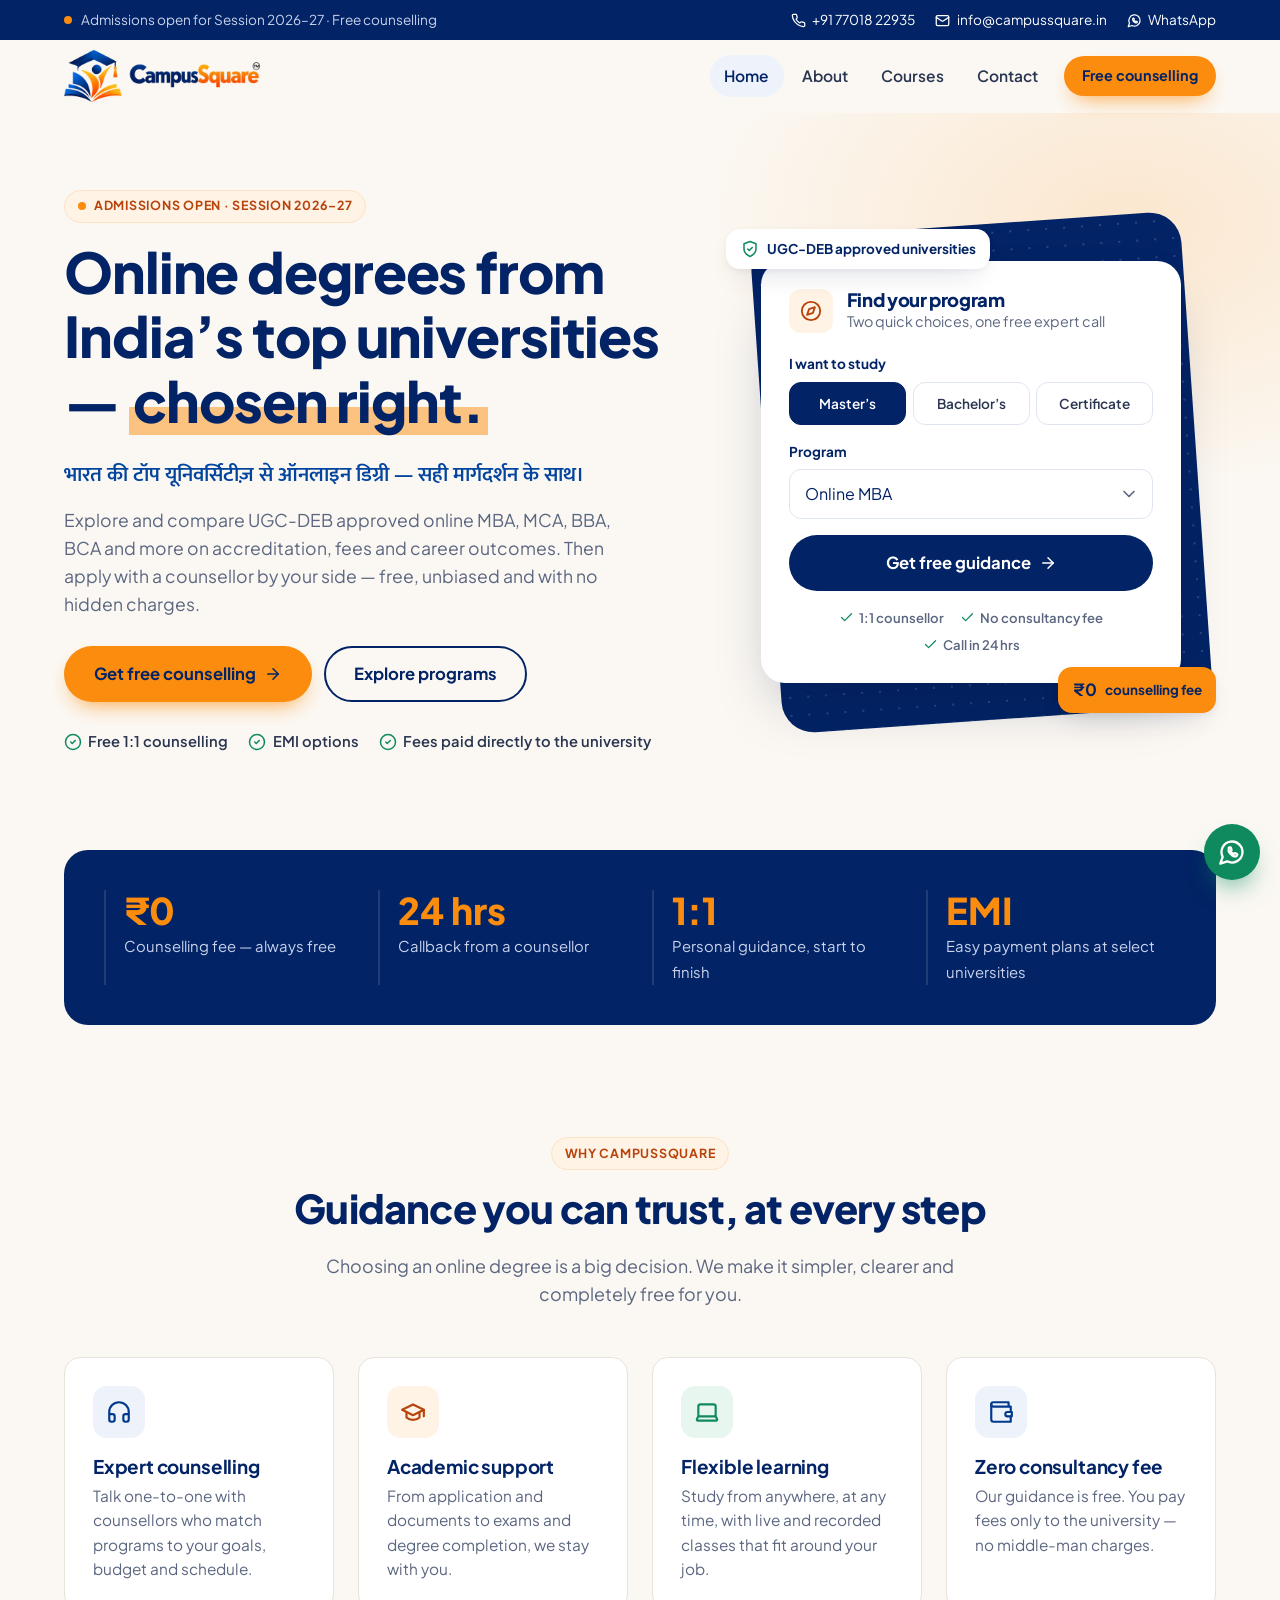
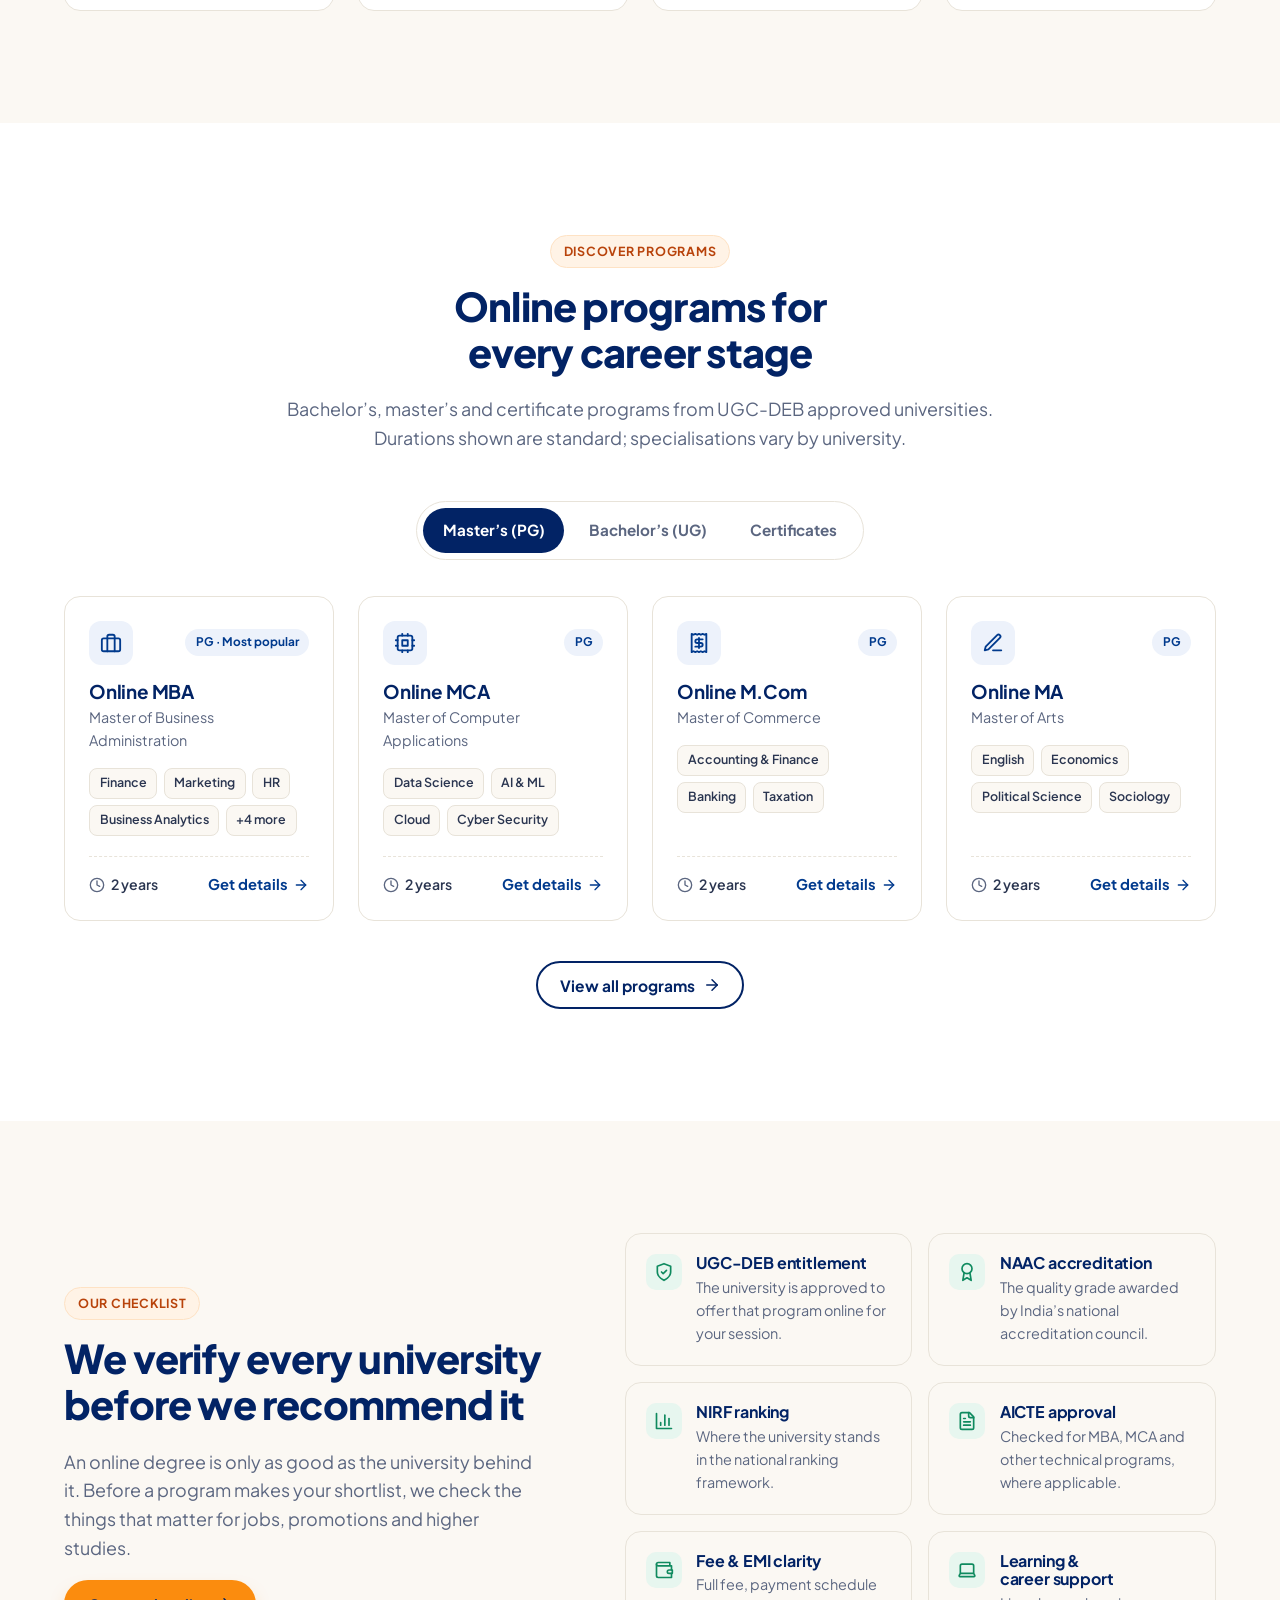
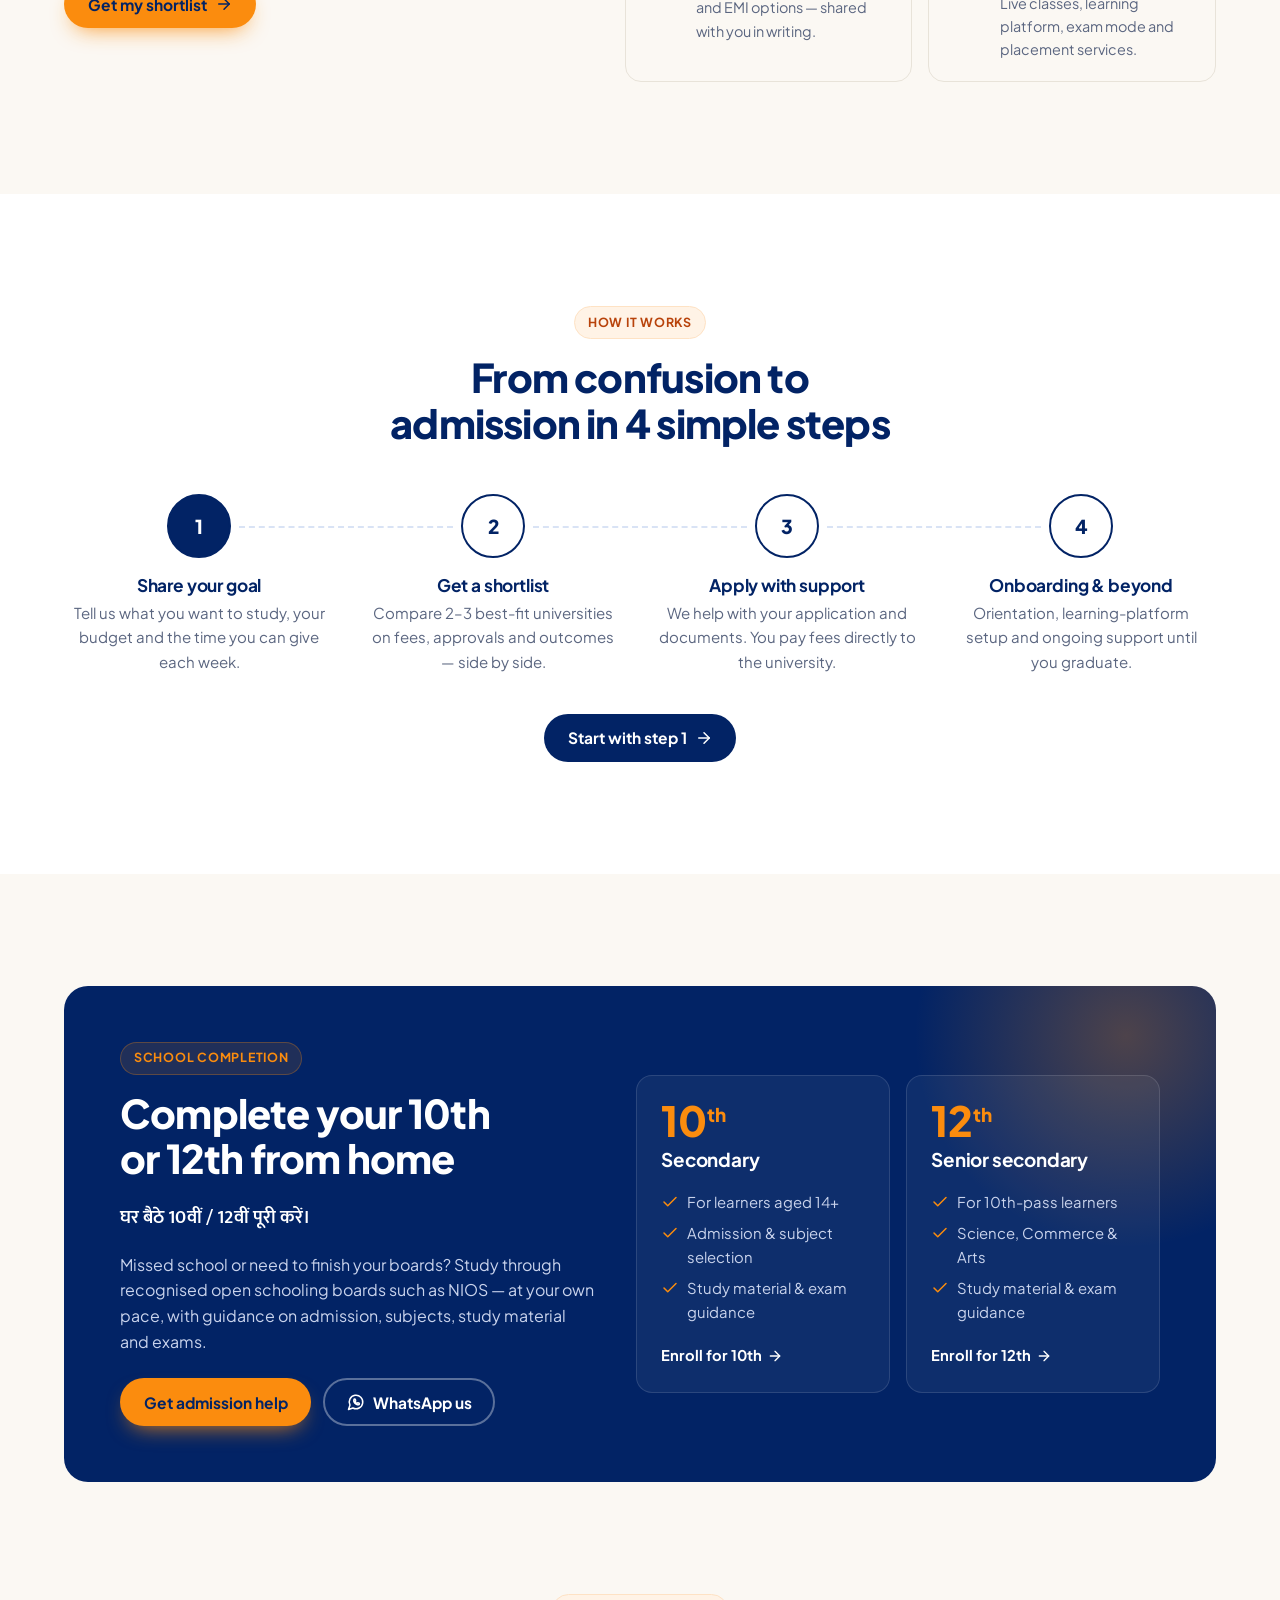
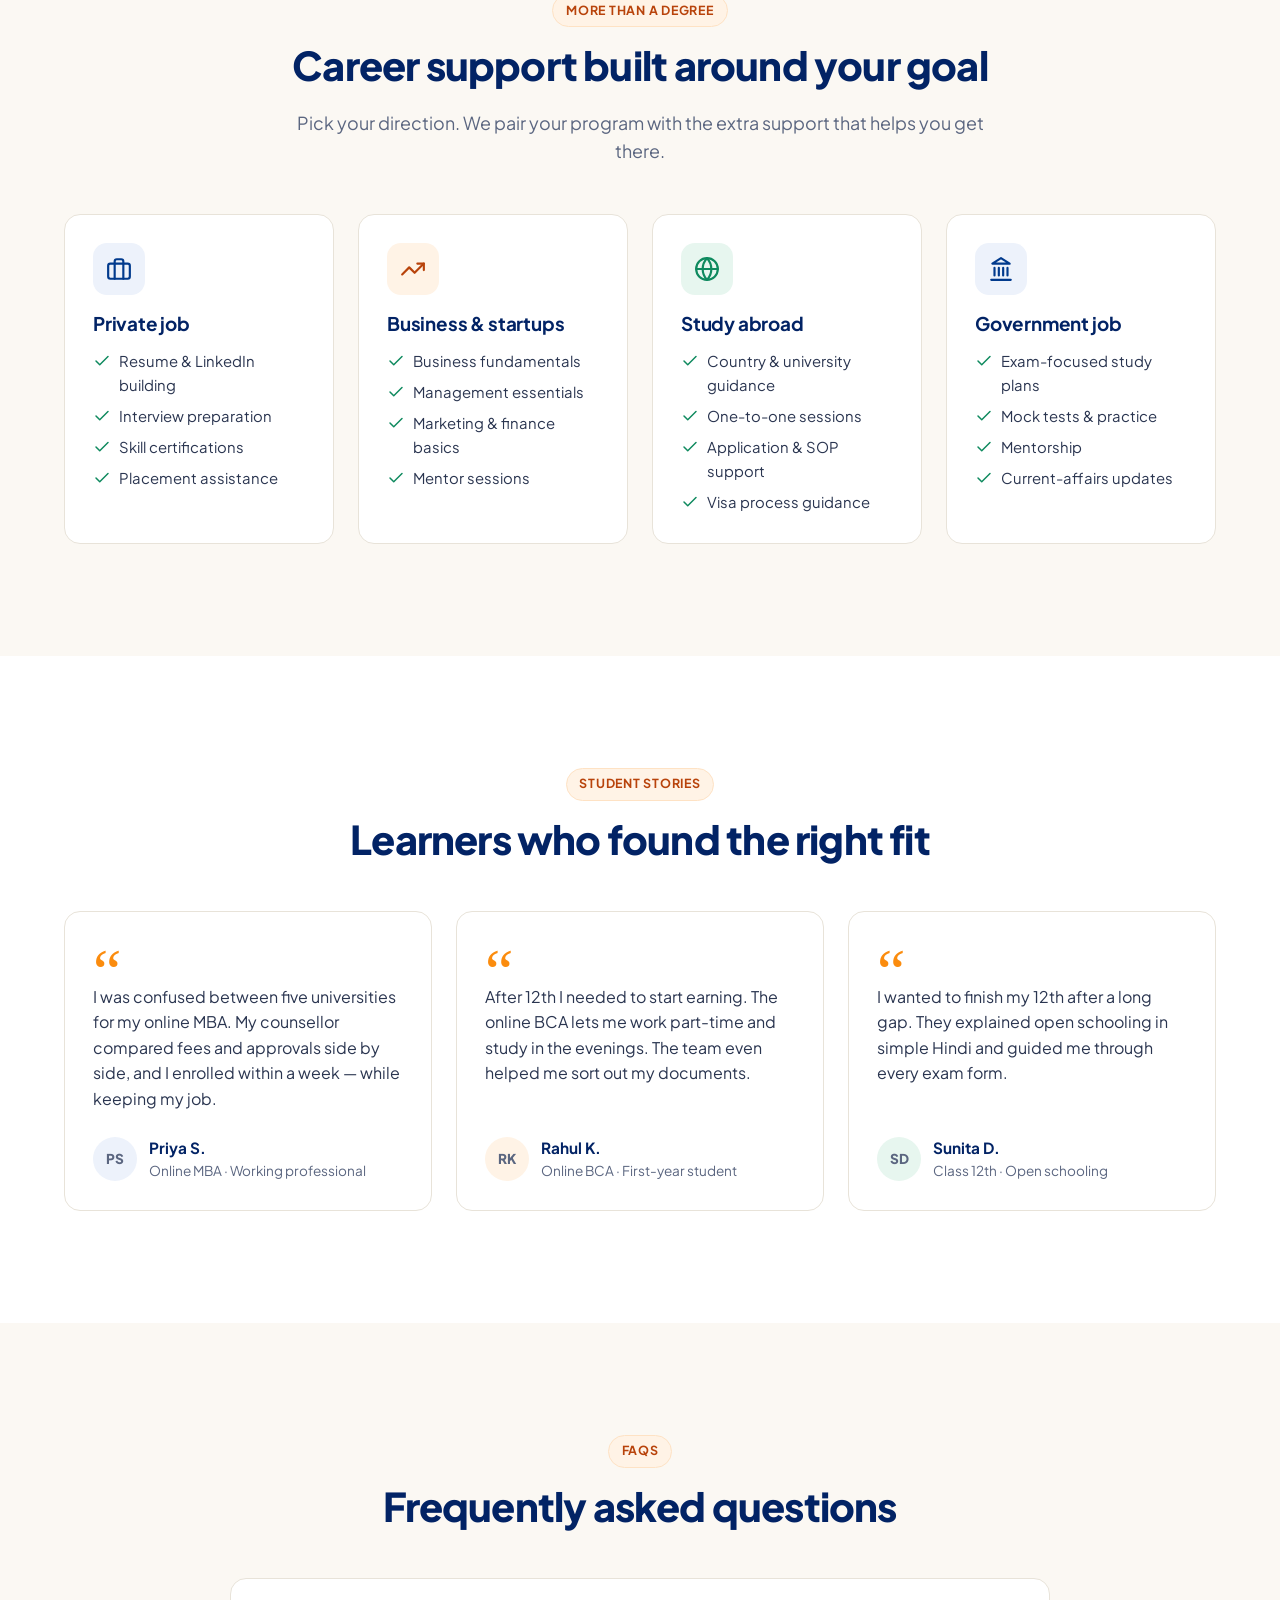
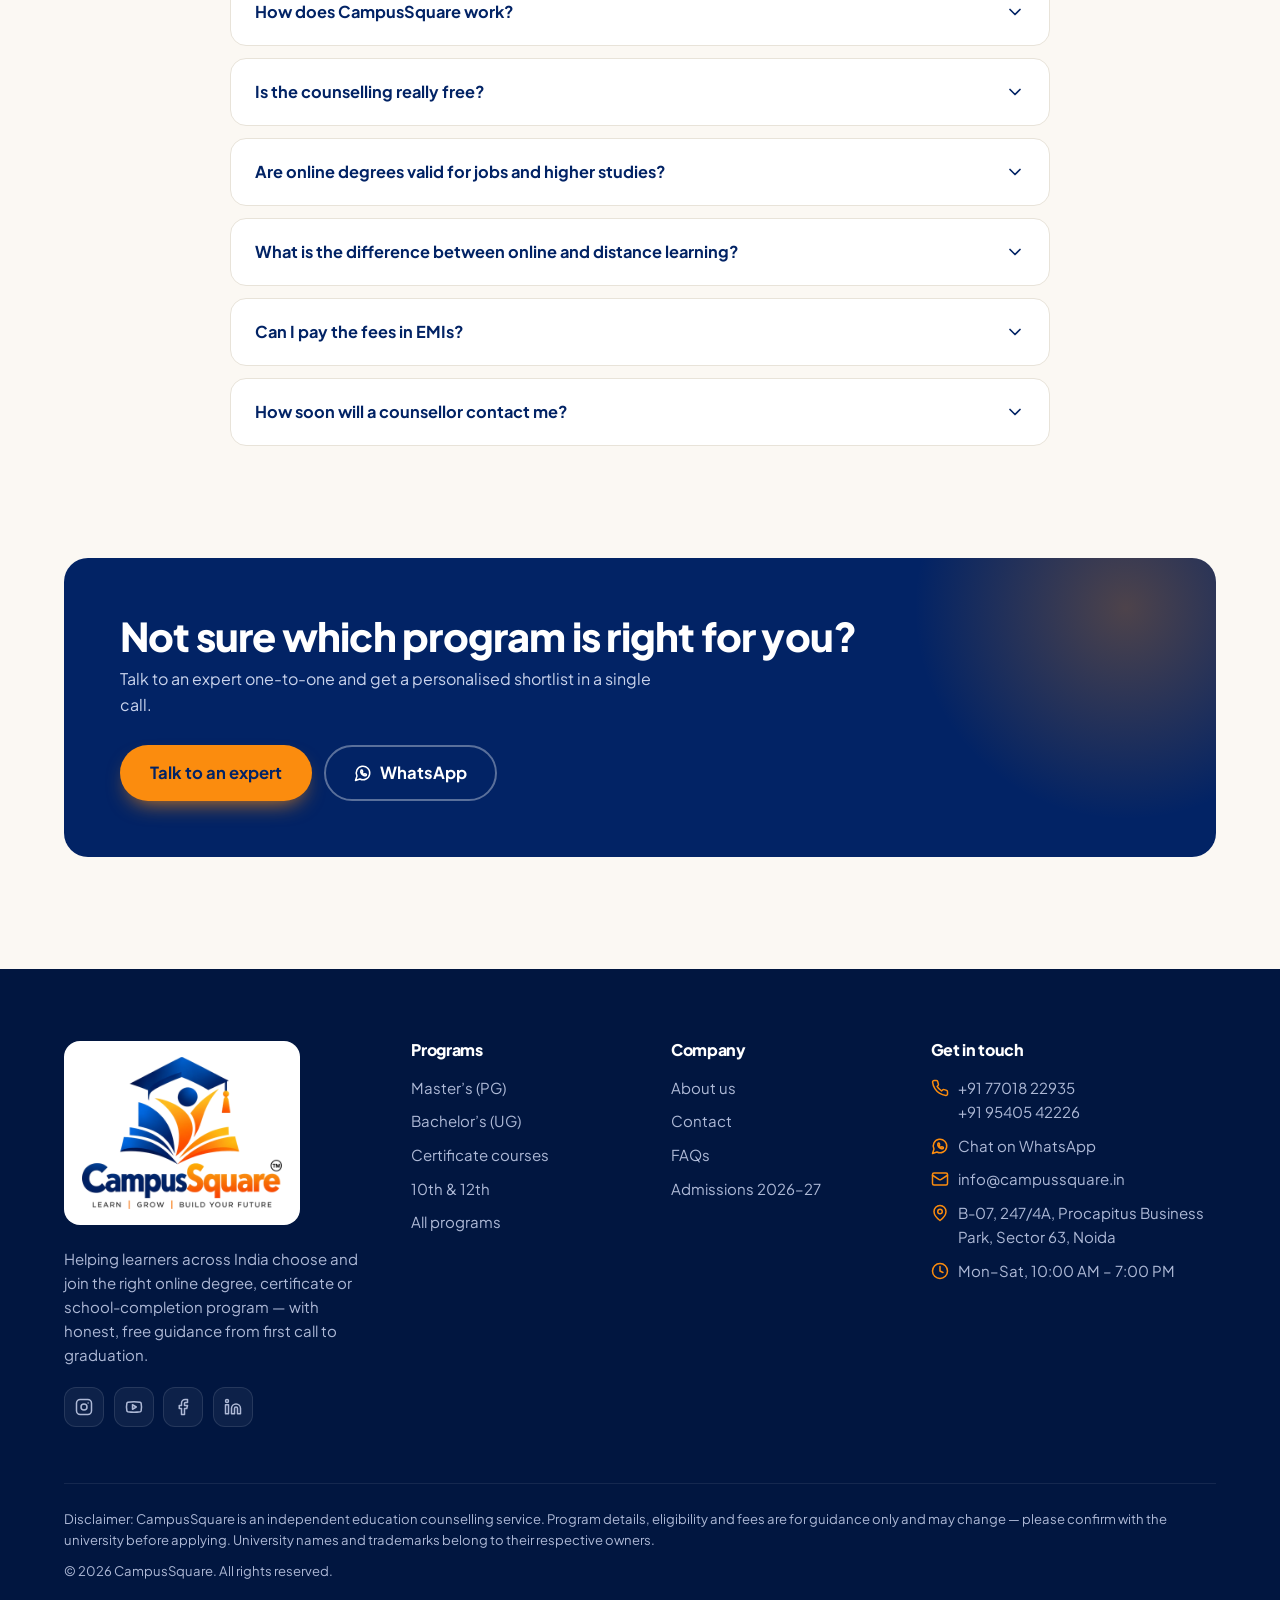
<file: index.html>
<!doctype html>
<html lang="en">
<head>
  <meta charset="utf-8">
  <meta name="viewport" content="width=device-width, initial-scale=1">
  <title>CampusSquare — Online Degrees from India's Top Universities</title>
  <meta name="description" content="Explore and compare UGC-DEB approved online MBA, MCA, BBA, BCA, B.Com, BA and more. Free one-to-one counselling, EMI options and admission support with CampusSquare.">
  <meta name="theme-color" content="#022365">
  <meta property="og:title" content="CampusSquare — Online Degrees, Chosen Right">
  <meta property="og:description" content="Free, unbiased counselling for online degrees from UGC-DEB approved universities.">
  <meta property="og:type" content="website">
  <link rel="icon" href="assets/img/favicon.png" type="image/png">
  <link rel="apple-touch-icon" href="assets/img/apple-touch-icon.png">
  <link rel="preconnect" href="https://fonts.googleapis.com">
  <link rel="preconnect" href="https://fonts.gstatic.com" crossorigin>
  <link href="https://fonts.googleapis.com/css2?family=Mukta:wght@500;600;700&family=Plus+Jakarta+Sans:wght@400;500;600;700;800&display=swap" rel="stylesheet">
  <link rel="stylesheet" href="assets/css/styles.css">
  <script>document.documentElement.classList.add('js')</script>
  <script src="assets/js/main.js" defer></script>
</head>
<body>
  <a class="skip-link" href="#main">Skip to content</a>

  <!-- ============ Top bar ============ -->
  <div class="topbar">
    <div class="container topbar__inner">
      <p class="topbar__note"><span class="pulse" aria-hidden="true"></span> Admissions open for Session 2026–27 · Free counselling</p>
      <div class="topbar__links">
        <a href="tel:+917701822935"><svg class="icon" aria-hidden="true"><use href="#i-phone"/></svg> +91 77018 22935</a>
        <a class="topbar__email" href="mailto:info@campussquare.in"><svg class="icon" aria-hidden="true"><use href="#i-mail"/></svg> info@campussquare.in</a>
        <a class="topbar__wa" href="https://wa.me/919540542226?text=Hi%20CampusSquare%2C%20I%27d%20like%20free%20counselling." target="_blank" rel="noopener"><svg class="icon" aria-hidden="true"><use href="#i-whatsapp"/></svg> WhatsApp</a>
      </div>
    </div>
  </div>

  <!-- ============ Header ============ -->
  <header class="site-header" data-header>
    <div class="container nav">
      <a class="brand" href="index.html" aria-label="CampusSquare home">
        <img class="brand__logo" src="assets/img/logo-horizontal.png" alt="CampusSquare" width="196" height="52">
      </a>
      <nav class="nav__menu" id="site-menu" aria-label="Main" data-menu>
        <a href="index.html" class="active" aria-current="page">Home</a>
        <a href="about.html">About</a>
        <a href="courses.html">Courses</a>
        <a href="contact.html">Contact</a>
        <a class="btn btn-primary btn-sm nav__cta" href="contact.html" data-open-lead>Free counselling</a>
      </nav>
      <button class="nav__toggle" type="button" aria-expanded="false" aria-controls="site-menu" data-menu-toggle>
        <span class="sr-only">Menu</span>
        <svg class="icon icon-open" aria-hidden="true"><use href="#i-menu"/></svg>
        <svg class="icon icon-close" aria-hidden="true"><use href="#i-x"/></svg>
      </button>
    </div>
  </header>

  <main id="main">
    <!-- ============ Hero ============ -->
    <section class="hero">
      <div class="container hero__grid">
        <div>
          <span class="eyebrow"><span class="pulse" aria-hidden="true"></span> Admissions open · Session 2026–27</span>
          <h1>Online degrees from India’s top universities — <em>chosen right.</em></h1>
          <p class="hero__hi" lang="hi">भारत की टॉप यूनिवर्सिटीज़ से ऑनलाइन डिग्री — सही मार्गदर्शन के साथ।</p>
          <p class="hero__text">Explore and compare UGC-DEB approved online MBA, MCA, BBA, BCA and more on accreditation, fees and career outcomes. Then apply with a counsellor by your side — free, unbiased and with no hidden charges.</p>
          <div class="hero__actions">
            <a class="btn btn-primary btn-lg" href="contact.html" data-open-lead>Get free counselling <svg class="icon" aria-hidden="true"><use href="#i-arrow"/></svg></a>
            <a class="btn btn-outline btn-lg" href="#programs">Explore programs</a>
          </div>
          <ul class="trust-list">
            <li><svg class="icon" aria-hidden="true"><use href="#i-check-circle"/></svg> Free 1:1 counselling</li>
            <li><svg class="icon" aria-hidden="true"><use href="#i-check-circle"/></svg> EMI options</li>
            <li><svg class="icon" aria-hidden="true"><use href="#i-check-circle"/></svg> Fees paid directly to the university</li>
          </ul>
        </div>

        <div class="hero__visual">
          <div class="hero__blob" aria-hidden="true"></div>
          <form class="finder" data-finder aria-labelledby="finder-title">
            <div class="finder__head">
              <span class="icon-tile icon-tile--sm icon-tile--saffron"><svg class="icon" aria-hidden="true"><use href="#i-compass"/></svg></span>
              <div>
                <h2 class="finder__title" id="finder-title">Find your program</h2>
                <p>Two quick choices, one free expert call</p>
              </div>
            </div>
            <fieldset class="seg-group">
              <legend>I want to study</legend>
              <div class="seg-options">
                <label class="seg"><input type="radio" name="level" value="pg" checked><span>Master’s</span></label>
                <label class="seg"><input type="radio" name="level" value="ug"><span>Bachelor’s</span></label>
                <label class="seg"><input type="radio" name="level" value="cert"><span>Certificate</span></label>
              </div>
            </fieldset>
            <label class="field">
              <span class="field__label">Program</span>
              <select class="input" name="course" data-finder-course>
                <option>Online MBA</option>
                <option>Online MCA</option>
                <option>Online M.Com</option>
                <option>Online MA</option>
                <option>Online M.Sc</option>
              </select>
            </label>
            <button class="btn btn-dark btn-lg btn-block" type="submit">Get free guidance <svg class="icon" aria-hidden="true"><use href="#i-arrow"/></svg></button>
            <ul class="finder__perks">
              <li><svg class="icon" aria-hidden="true"><use href="#i-check"/></svg> 1:1 counsellor</li>
              <li><svg class="icon" aria-hidden="true"><use href="#i-check"/></svg> No consultancy fee</li>
              <li><svg class="icon" aria-hidden="true"><use href="#i-check"/></svg> Call in 24 hrs</li>
            </ul>
          </form>
          <div class="float-chip float-chip--a"><svg class="icon" aria-hidden="true"><use href="#i-shield"/></svg> UGC-DEB approved universities</div>
          <div class="float-chip float-chip--b"><strong>₹0</strong> counselling fee</div>
        </div>
      </div>
    </section>

    <!-- ============ Promise band ============ -->
    <section class="section--flush-top">
      <div class="container">
        <div class="stats" data-reveal>
          <div class="stat"><strong>₹0</strong><span>Counselling fee — always free</span></div>
          <div class="stat"><strong>24 hrs</strong><span>Callback from a counsellor</span></div>
          <div class="stat"><strong>1:1</strong><span>Personal guidance, start to finish</span></div>
          <div class="stat"><strong>EMI</strong><span>Easy payment plans at select universities</span></div>
        </div>
      </div>
    </section>

    <!-- ============ Why us ============ -->
    <section class="section">
      <div class="container">
        <div class="section-head" data-reveal>
          <span class="eyebrow">Why CampusSquare</span>
          <h2>Guidance you can trust, at every step</h2>
          <p class="lead">Choosing an online degree is a big decision. We make it simpler, clearer and completely free for you.</p>
        </div>
        <div class="grid grid-4">
          <article class="card" data-reveal style="--d:0">
            <span class="icon-tile"><svg class="icon" aria-hidden="true"><use href="#i-headset"/></svg></span>
            <h3>Expert counselling</h3>
            <p>Talk one-to-one with counsellors who match programs to your goals, budget and schedule.</p>
          </article>
          <article class="card" data-reveal style="--d:1">
            <span class="icon-tile icon-tile--saffron"><svg class="icon" aria-hidden="true"><use href="#i-cap"/></svg></span>
            <h3>Academic support</h3>
            <p>From application and documents to exams and degree completion, we stay with you.</p>
          </article>
          <article class="card" data-reveal style="--d:2">
            <span class="icon-tile icon-tile--green"><svg class="icon" aria-hidden="true"><use href="#i-laptop"/></svg></span>
            <h3>Flexible learning</h3>
            <p>Study from anywhere, at any time, with live and recorded classes that fit around your job.</p>
          </article>
          <article class="card" data-reveal style="--d:3">
            <span class="icon-tile"><svg class="icon" aria-hidden="true"><use href="#i-wallet"/></svg></span>
            <h3>Zero consultancy fee</h3>
            <p>Our guidance is free. You pay fees only to the university — no middle-man charges.</p>
          </article>
        </div>
      </div>
    </section>

    <!-- ============ Programs ============ -->
    <section class="section section--white" id="programs">
      <div class="container">
        <div class="section-head" data-reveal>
          <span class="eyebrow">Discover programs</span>
          <h2>Online programs for every career stage</h2>
          <p class="lead">Bachelor’s, master’s and certificate programs from UGC-DEB approved universities. Durations shown are standard; specialisations vary by university.</p>
        </div>

        <div class="tabs" role="tablist" aria-label="Program level" data-tabs>
          <button class="tab" type="button" role="tab" id="tab-pg" aria-controls="panel-pg" aria-selected="true">Master’s (PG)</button>
          <button class="tab" type="button" role="tab" id="tab-ug" aria-controls="panel-ug" aria-selected="false" tabindex="-1">Bachelor’s (UG)</button>
          <button class="tab" type="button" role="tab" id="tab-cert" aria-controls="panel-cert" aria-selected="false" tabindex="-1">Certificates</button>
        </div>

        <!-- PG -->
        <div class="grid grid-4" role="tabpanel" id="panel-pg" aria-labelledby="tab-pg">
          <article class="program">
            <div class="program__top"><span class="icon-tile icon-tile--sm"><svg class="icon" aria-hidden="true"><use href="#i-briefcase"/></svg></span><span class="badge">PG · Most popular</span></div>
            <h3>Online MBA</h3>
            <p class="program__full">Master of Business Administration</p>
            <ul class="chips"><li>Finance</li><li>Marketing</li><li>HR</li><li>Business Analytics</li><li>+4 more</li></ul>
            <div class="program__foot"><span class="program__dur"><svg class="icon" aria-hidden="true"><use href="#i-clock"/></svg> 2 years</span><button class="link-btn" type="button" data-open-lead data-course="Online MBA">Get details <svg class="icon" aria-hidden="true"><use href="#i-arrow"/></svg></button></div>
          </article>
          <article class="program">
            <div class="program__top"><span class="icon-tile icon-tile--sm"><svg class="icon" aria-hidden="true"><use href="#i-cpu"/></svg></span><span class="badge">PG</span></div>
            <h3>Online MCA</h3>
            <p class="program__full">Master of Computer Applications</p>
            <ul class="chips"><li>Data Science</li><li>AI &amp; ML</li><li>Cloud</li><li>Cyber Security</li></ul>
            <div class="program__foot"><span class="program__dur"><svg class="icon" aria-hidden="true"><use href="#i-clock"/></svg> 2 years</span><button class="link-btn" type="button" data-open-lead data-course="Online MCA">Get details <svg class="icon" aria-hidden="true"><use href="#i-arrow"/></svg></button></div>
          </article>
          <article class="program">
            <div class="program__top"><span class="icon-tile icon-tile--sm"><svg class="icon" aria-hidden="true"><use href="#i-receipt"/></svg></span><span class="badge">PG</span></div>
            <h3>Online M.Com</h3>
            <p class="program__full">Master of Commerce</p>
            <ul class="chips"><li>Accounting &amp; Finance</li><li>Banking</li><li>Taxation</li></ul>
            <div class="program__foot"><span class="program__dur"><svg class="icon" aria-hidden="true"><use href="#i-clock"/></svg> 2 years</span><button class="link-btn" type="button" data-open-lead data-course="Online M.Com">Get details <svg class="icon" aria-hidden="true"><use href="#i-arrow"/></svg></button></div>
          </article>
          <article class="program">
            <div class="program__top"><span class="icon-tile icon-tile--sm"><svg class="icon" aria-hidden="true"><use href="#i-pen"/></svg></span><span class="badge">PG</span></div>
            <h3>Online MA</h3>
            <p class="program__full">Master of Arts</p>
            <ul class="chips"><li>English</li><li>Economics</li><li>Political Science</li><li>Sociology</li></ul>
            <div class="program__foot"><span class="program__dur"><svg class="icon" aria-hidden="true"><use href="#i-clock"/></svg> 2 years</span><button class="link-btn" type="button" data-open-lead data-course="Online MA">Get details <svg class="icon" aria-hidden="true"><use href="#i-arrow"/></svg></button></div>
          </article>
        </div>

        <!-- UG -->
        <div class="grid grid-4" role="tabpanel" id="panel-ug" aria-labelledby="tab-ug" hidden>
          <article class="program">
            <div class="program__top"><span class="icon-tile icon-tile--sm icon-tile--saffron"><svg class="icon" aria-hidden="true"><use href="#i-trending"/></svg></span><span class="badge badge--saffron">UG · Most popular</span></div>
            <h3>Online BBA</h3>
            <p class="program__full">Bachelor of Business Administration</p>
            <ul class="chips"><li>Marketing</li><li>Finance</li><li>HR</li><li>Digital Marketing</li></ul>
            <div class="program__foot"><span class="program__dur"><svg class="icon" aria-hidden="true"><use href="#i-clock"/></svg> 3 years</span><button class="link-btn" type="button" data-open-lead data-course="Online BBA">Get details <svg class="icon" aria-hidden="true"><use href="#i-arrow"/></svg></button></div>
          </article>
          <article class="program">
            <div class="program__top"><span class="icon-tile icon-tile--sm icon-tile--saffron"><svg class="icon" aria-hidden="true"><use href="#i-code"/></svg></span><span class="badge badge--saffron">UG</span></div>
            <h3>Online BCA</h3>
            <p class="program__full">Bachelor of Computer Applications</p>
            <ul class="chips"><li>Full-Stack</li><li>Data Science</li><li>Cloud &amp; Security</li></ul>
            <div class="program__foot"><span class="program__dur"><svg class="icon" aria-hidden="true"><use href="#i-clock"/></svg> 3 years</span><button class="link-btn" type="button" data-open-lead data-course="Online BCA">Get details <svg class="icon" aria-hidden="true"><use href="#i-arrow"/></svg></button></div>
          </article>
          <article class="program">
            <div class="program__top"><span class="icon-tile icon-tile--sm icon-tile--saffron"><svg class="icon" aria-hidden="true"><use href="#i-calculator"/></svg></span><span class="badge badge--saffron">UG</span></div>
            <h3>Online B.Com</h3>
            <p class="program__full">Bachelor of Commerce</p>
            <ul class="chips"><li>General</li><li>Accounting &amp; Finance</li><li>Banking &amp; Insurance</li></ul>
            <div class="program__foot"><span class="program__dur"><svg class="icon" aria-hidden="true"><use href="#i-clock"/></svg> 3 years</span><button class="link-btn" type="button" data-open-lead data-course="Online B.Com">Get details <svg class="icon" aria-hidden="true"><use href="#i-arrow"/></svg></button></div>
          </article>
          <article class="program">
            <div class="program__top"><span class="icon-tile icon-tile--sm icon-tile--saffron"><svg class="icon" aria-hidden="true"><use href="#i-book"/></svg></span><span class="badge badge--saffron">UG</span></div>
            <h3>Online BA</h3>
            <p class="program__full">Bachelor of Arts</p>
            <ul class="chips"><li>English</li><li>Economics</li><li>History</li><li>Political Science</li></ul>
            <div class="program__foot"><span class="program__dur"><svg class="icon" aria-hidden="true"><use href="#i-clock"/></svg> 3 years</span><button class="link-btn" type="button" data-open-lead data-course="Online BA">Get details <svg class="icon" aria-hidden="true"><use href="#i-arrow"/></svg></button></div>
          </article>
        </div>

        <!-- Certificates -->
        <div class="grid grid-4" role="tabpanel" id="panel-cert" aria-labelledby="tab-cert" hidden>
          <article class="program">
            <div class="program__top"><span class="icon-tile icon-tile--sm icon-tile--green"><svg class="icon" aria-hidden="true"><use href="#i-megaphone"/></svg></span><span class="badge badge--green">Certificate</span></div>
            <h3>Digital Marketing</h3>
            <p class="program__full">Job-ready marketing skills</p>
            <ul class="chips"><li>SEO</li><li>Social Media</li><li>Google Ads</li></ul>
            <div class="program__foot"><span class="program__dur"><svg class="icon" aria-hidden="true"><use href="#i-clock"/></svg> 3–6 months</span><button class="link-btn" type="button" data-open-lead data-course="Digital Marketing">Get details <svg class="icon" aria-hidden="true"><use href="#i-arrow"/></svg></button></div>
          </article>
          <article class="program">
            <div class="program__top"><span class="icon-tile icon-tile--sm icon-tile--green"><svg class="icon" aria-hidden="true"><use href="#i-code"/></svg></span><span class="badge badge--green">Certificate</span></div>
            <h3>Web Development</h3>
            <p class="program__full">Build modern websites &amp; apps</p>
            <ul class="chips"><li>HTML &amp; CSS</li><li>JavaScript</li><li>React</li></ul>
            <div class="program__foot"><span class="program__dur"><svg class="icon" aria-hidden="true"><use href="#i-clock"/></svg> 3–6 months</span><button class="link-btn" type="button" data-open-lead data-course="Web Development">Get details <svg class="icon" aria-hidden="true"><use href="#i-arrow"/></svg></button></div>
          </article>
          <article class="program">
            <div class="program__top"><span class="icon-tile icon-tile--sm icon-tile--green"><svg class="icon" aria-hidden="true"><use href="#i-calculator"/></svg></span><span class="badge badge--green">Certificate</span></div>
            <h3>Accounting &amp; Taxation</h3>
            <p class="program__full">Practical accounts &amp; GST</p>
            <ul class="chips"><li>Tally</li><li>GST</li><li>Income Tax</li></ul>
            <div class="program__foot"><span class="program__dur"><svg class="icon" aria-hidden="true"><use href="#i-clock"/></svg> 3–6 months</span><button class="link-btn" type="button" data-open-lead data-course="Accounting &amp; Taxation">Get details <svg class="icon" aria-hidden="true"><use href="#i-arrow"/></svg></button></div>
          </article>
          <article class="program">
            <div class="program__top"><span class="icon-tile icon-tile--sm icon-tile--green"><svg class="icon" aria-hidden="true"><use href="#i-target"/></svg></span><span class="badge badge--green">Certificate</span></div>
            <h3>Sales &amp; Marketing</h3>
            <p class="program__full">Sell, negotiate and grow</p>
            <ul class="chips"><li>CRM</li><li>Negotiation</li><li>B2B Sales</li></ul>
            <div class="program__foot"><span class="program__dur"><svg class="icon" aria-hidden="true"><use href="#i-clock"/></svg> 3–6 months</span><button class="link-btn" type="button" data-open-lead data-course="Sales &amp; Marketing">Get details <svg class="icon" aria-hidden="true"><use href="#i-arrow"/></svg></button></div>
          </article>
        </div>

        <div class="text-center mt-lg">
          <a class="btn btn-outline" href="courses.html">View all programs <svg class="icon" aria-hidden="true"><use href="#i-arrow"/></svg></a>
        </div>
      </div>
    </section>

    <!-- ============ Verification checklist ============ -->
    <section class="section">
      <div class="container split">
        <div data-reveal>
          <span class="eyebrow">Our checklist</span>
          <h2>We verify every university before we recommend it</h2>
          <p class="lead">An online degree is only as good as the university behind it. Before a program makes your shortlist, we check the things that matter for jobs, promotions and higher studies.</p>
          <a class="btn btn-primary" href="contact.html" data-open-lead>Get my shortlist <svg class="icon" aria-hidden="true"><use href="#i-arrow"/></svg></a>
        </div>
        <div class="check-grid">
          <div class="check-item" data-reveal style="--d:0">
            <span class="check-item__icon"><svg class="icon" aria-hidden="true"><use href="#i-shield"/></svg></span>
            <div><h3>UGC-DEB entitlement</h3><p>The university is approved to offer that program online for your session.</p></div>
          </div>
          <div class="check-item" data-reveal style="--d:1">
            <span class="check-item__icon"><svg class="icon" aria-hidden="true"><use href="#i-award"/></svg></span>
            <div><h3>NAAC accreditation</h3><p>The quality grade awarded by India’s national accreditation council.</p></div>
          </div>
          <div class="check-item" data-reveal style="--d:2">
            <span class="check-item__icon"><svg class="icon" aria-hidden="true"><use href="#i-chart"/></svg></span>
            <div><h3>NIRF ranking</h3><p>Where the university stands in the national ranking framework.</p></div>
          </div>
          <div class="check-item" data-reveal style="--d:3">
            <span class="check-item__icon"><svg class="icon" aria-hidden="true"><use href="#i-file"/></svg></span>
            <div><h3>AICTE approval</h3><p>Checked for MBA, MCA and other technical programs, where applicable.</p></div>
          </div>
          <div class="check-item" data-reveal style="--d:4">
            <span class="check-item__icon"><svg class="icon" aria-hidden="true"><use href="#i-wallet"/></svg></span>
            <div><h3>Fee &amp; EMI clarity</h3><p>Full fee, payment schedule and EMI options — shared with you in writing.</p></div>
          </div>
          <div class="check-item" data-reveal style="--d:5">
            <span class="check-item__icon"><svg class="icon" aria-hidden="true"><use href="#i-laptop"/></svg></span>
            <div><h3>Learning &amp; career support</h3><p>Live classes, learning platform, exam mode and placement services.</p></div>
          </div>
        </div>
      </div>
    </section>

    <!-- ============ How it works ============ -->
    <section class="section section--white">
      <div class="container">
        <div class="section-head" data-reveal>
          <span class="eyebrow">How it works</span>
          <h2>From confusion to admission in 4 simple steps</h2>
        </div>
        <ol class="steps">
          <li class="step" data-reveal style="--d:0"><span class="step__num">1</span><h3>Share your goal</h3><p>Tell us what you want to study, your budget and the time you can give each week.</p></li>
          <li class="step" data-reveal style="--d:1"><span class="step__num">2</span><h3>Get a shortlist</h3><p>Compare 2–3 best-fit universities on fees, approvals and outcomes — side by side.</p></li>
          <li class="step" data-reveal style="--d:2"><span class="step__num">3</span><h3>Apply with support</h3><p>We help with your application and documents. You pay fees directly to the university.</p></li>
          <li class="step" data-reveal style="--d:3"><span class="step__num">4</span><h3>Onboarding &amp; beyond</h3><p>Orientation, learning-platform setup and ongoing support until you graduate.</p></li>
        </ol>
        <div class="text-center mt-lg">
          <a class="btn btn-dark" href="contact.html" data-open-lead>Start with step 1 <svg class="icon" aria-hidden="true"><use href="#i-arrow"/></svg></a>
        </div>
      </div>
    </section>

    <!-- ============ 10th / 12th ============ -->
    <section class="section">
      <div class="container">
        <div class="panel-dark school" data-reveal>
          <div>
            <span class="eyebrow eyebrow--dark">School completion</span>
            <h2>Complete your 10th or 12th from home</h2>
            <p class="school__hi" lang="hi">घर बैठे 10वीं / 12वीं पूरी करें।</p>
            <p>Missed school or need to finish your boards? Study through recognised open schooling boards such as NIOS — at your own pace, with guidance on admission, subjects, study material and exams.</p>
            <div class="btn-row">
              <a class="btn btn-primary" href="contact.html" data-open-lead data-course="Class 12th (Open schooling)">Get admission help</a>
              <a class="btn btn-ghost" href="https://wa.me/919540542226?text=Hi%20CampusSquare%2C%20I%20want%20to%20complete%20my%2010th%2F12th." target="_blank" rel="noopener"><svg class="icon" aria-hidden="true"><use href="#i-whatsapp"/></svg> WhatsApp us</a>
            </div>
          </div>
          <div class="school-cards">
            <div class="school-card">
              <span class="school-card__big">10<sup>th</sup></span>
              <h3>Secondary</h3>
              <ul class="ticks">
                <li><svg class="icon" aria-hidden="true"><use href="#i-check"/></svg> For learners aged 14+</li>
                <li><svg class="icon" aria-hidden="true"><use href="#i-check"/></svg> Admission &amp; subject selection</li>
                <li><svg class="icon" aria-hidden="true"><use href="#i-check"/></svg> Study material &amp; exam guidance</li>
              </ul>
              <button class="link-btn" type="button" data-open-lead data-course="Class 10th (Open schooling)">Enroll for 10th <svg class="icon" aria-hidden="true"><use href="#i-arrow"/></svg></button>
            </div>
            <div class="school-card">
              <span class="school-card__big">12<sup>th</sup></span>
              <h3>Senior secondary</h3>
              <ul class="ticks">
                <li><svg class="icon" aria-hidden="true"><use href="#i-check"/></svg> For 10th-pass learners</li>
                <li><svg class="icon" aria-hidden="true"><use href="#i-check"/></svg> Science, Commerce &amp; Arts</li>
                <li><svg class="icon" aria-hidden="true"><use href="#i-check"/></svg> Study material &amp; exam guidance</li>
              </ul>
              <button class="link-btn" type="button" data-open-lead data-course="Class 12th (Open schooling)">Enroll for 12th <svg class="icon" aria-hidden="true"><use href="#i-arrow"/></svg></button>
            </div>
          </div>
        </div>
      </div>
    </section>

    <!-- ============ Career goals ============ -->
    <section class="section section--flush-top">
      <div class="container">
        <div class="section-head" data-reveal>
          <span class="eyebrow">More than a degree</span>
          <h2>Career support built around your goal</h2>
          <p class="lead">Pick your direction. We pair your program with the extra support that helps you get there.</p>
        </div>
        <div class="grid grid-4">
          <article class="card" data-reveal style="--d:0">
            <span class="icon-tile"><svg class="icon" aria-hidden="true"><use href="#i-briefcase"/></svg></span>
            <h3>Private job</h3>
            <ul class="ticks">
              <li><svg class="icon" aria-hidden="true"><use href="#i-check"/></svg> Resume &amp; LinkedIn building</li>
              <li><svg class="icon" aria-hidden="true"><use href="#i-check"/></svg> Interview preparation</li>
              <li><svg class="icon" aria-hidden="true"><use href="#i-check"/></svg> Skill certifications</li>
              <li><svg class="icon" aria-hidden="true"><use href="#i-check"/></svg> Placement assistance</li>
            </ul>
          </article>
          <article class="card" data-reveal style="--d:1">
            <span class="icon-tile icon-tile--saffron"><svg class="icon" aria-hidden="true"><use href="#i-trending"/></svg></span>
            <h3>Business &amp; startups</h3>
            <ul class="ticks">
              <li><svg class="icon" aria-hidden="true"><use href="#i-check"/></svg> Business fundamentals</li>
              <li><svg class="icon" aria-hidden="true"><use href="#i-check"/></svg> Management essentials</li>
              <li><svg class="icon" aria-hidden="true"><use href="#i-check"/></svg> Marketing &amp; finance basics</li>
              <li><svg class="icon" aria-hidden="true"><use href="#i-check"/></svg> Mentor sessions</li>
            </ul>
          </article>
          <article class="card" data-reveal style="--d:2">
            <span class="icon-tile icon-tile--green"><svg class="icon" aria-hidden="true"><use href="#i-globe"/></svg></span>
            <h3>Study abroad</h3>
            <ul class="ticks">
              <li><svg class="icon" aria-hidden="true"><use href="#i-check"/></svg> Country &amp; university guidance</li>
              <li><svg class="icon" aria-hidden="true"><use href="#i-check"/></svg> One-to-one sessions</li>
              <li><svg class="icon" aria-hidden="true"><use href="#i-check"/></svg> Application &amp; SOP support</li>
              <li><svg class="icon" aria-hidden="true"><use href="#i-check"/></svg> Visa process guidance</li>
            </ul>
          </article>
          <article class="card" data-reveal style="--d:3">
            <span class="icon-tile"><svg class="icon" aria-hidden="true"><use href="#i-landmark"/></svg></span>
            <h3>Government job</h3>
            <ul class="ticks">
              <li><svg class="icon" aria-hidden="true"><use href="#i-check"/></svg> Exam-focused study plans</li>
              <li><svg class="icon" aria-hidden="true"><use href="#i-check"/></svg> Mock tests &amp; practice</li>
              <li><svg class="icon" aria-hidden="true"><use href="#i-check"/></svg> Mentorship</li>
              <li><svg class="icon" aria-hidden="true"><use href="#i-check"/></svg> Current-affairs updates</li>
            </ul>
          </article>
        </div>
      </div>
    </section>

    <!-- ============ Testimonials ============ -->
    <!-- PLACEHOLDER testimonials: replace with real, consented student reviews before going live. -->
    <section class="section section--white">
      <div class="container">
        <div class="section-head" data-reveal>
          <span class="eyebrow">Student stories</span>
          <h2>Learners who found the right fit</h2>
        </div>
        <div class="grid grid-3">
          <figure class="quote" data-reveal style="--d:0">
            <span class="quote__mark" aria-hidden="true">“</span>
            <blockquote>I was confused between five universities for my online MBA. My counsellor compared fees and approvals side by side, and I enrolled within a week — while keeping my job.</blockquote>
            <figcaption class="quote__who"><span class="avatar">PS</span><span><strong>Priya S.</strong><span>Online MBA · Working professional</span></span></figcaption>
          </figure>
          <figure class="quote" data-reveal style="--d:1">
            <span class="quote__mark" aria-hidden="true">“</span>
            <blockquote>After 12th I needed to start earning. The online BCA lets me work part-time and study in the evenings. The team even helped me sort out my documents.</blockquote>
            <figcaption class="quote__who"><span class="avatar avatar--saffron">RK</span><span><strong>Rahul K.</strong><span>Online BCA · First-year student</span></span></figcaption>
          </figure>
          <figure class="quote" data-reveal style="--d:2">
            <span class="quote__mark" aria-hidden="true">“</span>
            <blockquote>I wanted to finish my 12th after a long gap. They explained open schooling in simple Hindi and guided me through every exam form.</blockquote>
            <figcaption class="quote__who"><span class="avatar avatar--green">SD</span><span><strong>Sunita D.</strong><span>Class 12th · Open schooling</span></span></figcaption>
          </figure>
        </div>
      </div>
    </section>

    <!-- ============ FAQ ============ -->
    <section class="section" id="faq">
      <div class="container">
        <div class="section-head" data-reveal>
          <span class="eyebrow">FAQs</span>
          <h2>Frequently asked questions</h2>
        </div>
        <div class="faq">
          <details>
            <summary>How does CampusSquare work? <svg class="icon" aria-hidden="true"><use href="#i-chevron"/></svg></summary>
            <p>Tell us your goals through the form, a call or WhatsApp. A counsellor shortlists suitable programs, compares universities on approvals, fees and outcomes, and helps you apply. You decide — we guide.</p>
          </details>
          <details>
            <summary>Is the counselling really free? <svg class="icon" aria-hidden="true"><use href="#i-chevron"/></svg></summary>
            <p>Yes. Counselling, comparison and application support are free for students. You pay the program fee only to the university.</p>
          </details>
          <details>
            <summary>Are online degrees valid for jobs and higher studies? <svg class="icon" aria-hidden="true"><use href="#i-chevron"/></svg></summary>
            <p>Yes. Under the UGC (Open and Distance Learning Programmes and Online Programmes) Regulations, 2020, online degrees from UGC-entitled universities are treated as equivalent to degrees earned in regular mode. We only recommend programs that are entitled for the session you join.</p>
          </details>
          <details>
            <summary>What is the difference between online and distance learning? <svg class="icon" aria-hidden="true"><use href="#i-chevron"/></svg></summary>
            <p>Online programs usually include live and recorded lectures, a learning portal and online exams. Distance learning relies more on self-study material with fewer live sessions. We’ll help you pick the format that suits you.</p>
          </details>
          <details>
            <summary>Can I pay the fees in EMIs? <svg class="icon" aria-hidden="true"><use href="#i-chevron"/></svg></summary>
            <p>Many universities offer semester-wise payment and EMI plans, often through financing partners. Your counsellor will share the exact options for the universities you shortlist.</p>
          </details>
          <details>
            <summary>How soon will a counsellor contact me? <svg class="icon" aria-hidden="true"><use href="#i-chevron"/></svg></summary>
            <p>Usually within 24 hours of your enquiry, Monday to Saturday. For a faster reply, message us on WhatsApp.</p>
          </details>
        </div>
      </div>
    </section>

    <!-- ============ CTA ============ -->
    <section class="section section--flush-top">
      <div class="container">
        <div class="panel-dark cta-band" data-reveal>
          <div>
            <h2>Not sure which program is right for you?</h2>
            <p>Talk to an expert one-to-one and get a personalised shortlist in a single call.</p>
          </div>
          <div class="btn-row">
            <a class="btn btn-primary btn-lg" href="contact.html" data-open-lead>Talk to an expert</a>
            <a class="btn btn-ghost btn-lg" href="https://wa.me/919540542226?text=Hi%20CampusSquare%2C%20I%27d%20like%20free%20counselling." target="_blank" rel="noopener"><svg class="icon" aria-hidden="true"><use href="#i-whatsapp"/></svg> WhatsApp</a>
          </div>
        </div>
      </div>
    </section>
  </main>

  <!-- ============ Footer ============ -->
  <footer class="site-footer">
    <div class="container">
      <div class="footer-grid">
        <div>
          <a class="footer-logo" href="index.html" aria-label="CampusSquare home">
            <img src="assets/img/logo-full.png" alt="CampusSquare — Learn | Grow | Build your future" width="200" height="152" loading="lazy">
          </a>
          <p class="footer-about">Helping learners across India choose and join the right online degree, certificate or school-completion program — with honest, free guidance from first call to graduation.</p>
          <!-- Replace # with your social profile URLs -->
          <div class="socials">
            <a href="#" aria-label="Instagram"><svg class="icon" aria-hidden="true"><use href="#i-instagram"/></svg></a>
            <a href="#" aria-label="YouTube"><svg class="icon" aria-hidden="true"><use href="#i-youtube"/></svg></a>
            <a href="#" aria-label="Facebook"><svg class="icon" aria-hidden="true"><use href="#i-facebook"/></svg></a>
            <a href="#" aria-label="LinkedIn"><svg class="icon" aria-hidden="true"><use href="#i-linkedin"/></svg></a>
          </div>
        </div>
        <div>
          <h4>Programs</h4>
          <ul>
            <li><a href="courses.html?level=pg">Master’s (PG)</a></li>
            <li><a href="courses.html?level=ug">Bachelor’s (UG)</a></li>
            <li><a href="courses.html?level=cert">Certificate courses</a></li>
            <li><a href="courses.html?level=school">10th &amp; 12th</a></li>
            <li><a href="courses.html">All programs</a></li>
          </ul>
        </div>
        <div>
          <h4>Company</h4>
          <ul>
            <li><a href="about.html">About us</a></li>
            <li><a href="contact.html">Contact</a></li>
            <li><a href="index.html#faq">FAQs</a></li>
            <li><a href="landing.html">Admissions 2026–27</a></li>
          </ul>
        </div>
        <div>
          <h4>Get in touch</h4>
          <ul class="footer-contact">
            <li><svg class="icon" aria-hidden="true"><use href="#i-phone"/></svg><span><a href="tel:+917701822935">+91 77018 22935</a><br><a href="tel:+919540542226">+91 95405 42226</a></span></li>
            <li><svg class="icon" aria-hidden="true"><use href="#i-whatsapp"/></svg><a href="https://wa.me/919540542226" target="_blank" rel="noopener">Chat on WhatsApp</a></li>
            <li><svg class="icon" aria-hidden="true"><use href="#i-mail"/></svg><a href="mailto:info@campussquare.in">info@campussquare.in</a></li>
            <li><svg class="icon" aria-hidden="true"><use href="#i-pin"/></svg><a href="https://www.google.com/maps/search/?api=1&amp;query=Procapitus%20Business%20Park%2C%20Sector%2063%2C%20Noida" target="_blank" rel="noopener">B-07, 247/4A, Procapitus Business Park, Sector 63, Noida</a></li>
            <li><svg class="icon" aria-hidden="true"><use href="#i-clock"/></svg><span>Mon–Sat, 10:00 AM – 7:00 PM</span></li>
          </ul>
        </div>
      </div>
      <div class="footer-bottom">
        <p>Disclaimer: CampusSquare is an independent education counselling service. Program details, eligibility and fees are for guidance only and may change — please confirm with the university before applying. University names and trademarks belong to their respective owners.</p>
        <p>© <span data-year>2026</span> CampusSquare. All rights reserved.</p>
      </div>
    </div>
  </footer>

  <a class="float-wa" href="https://wa.me/919540542226?text=Hi%20CampusSquare%2C%20I%27d%20like%20free%20counselling." target="_blank" rel="noopener" aria-label="Chat with us on WhatsApp"><svg class="icon" aria-hidden="true"><use href="#i-whatsapp"/></svg></a>
</body>
</html>
</file>
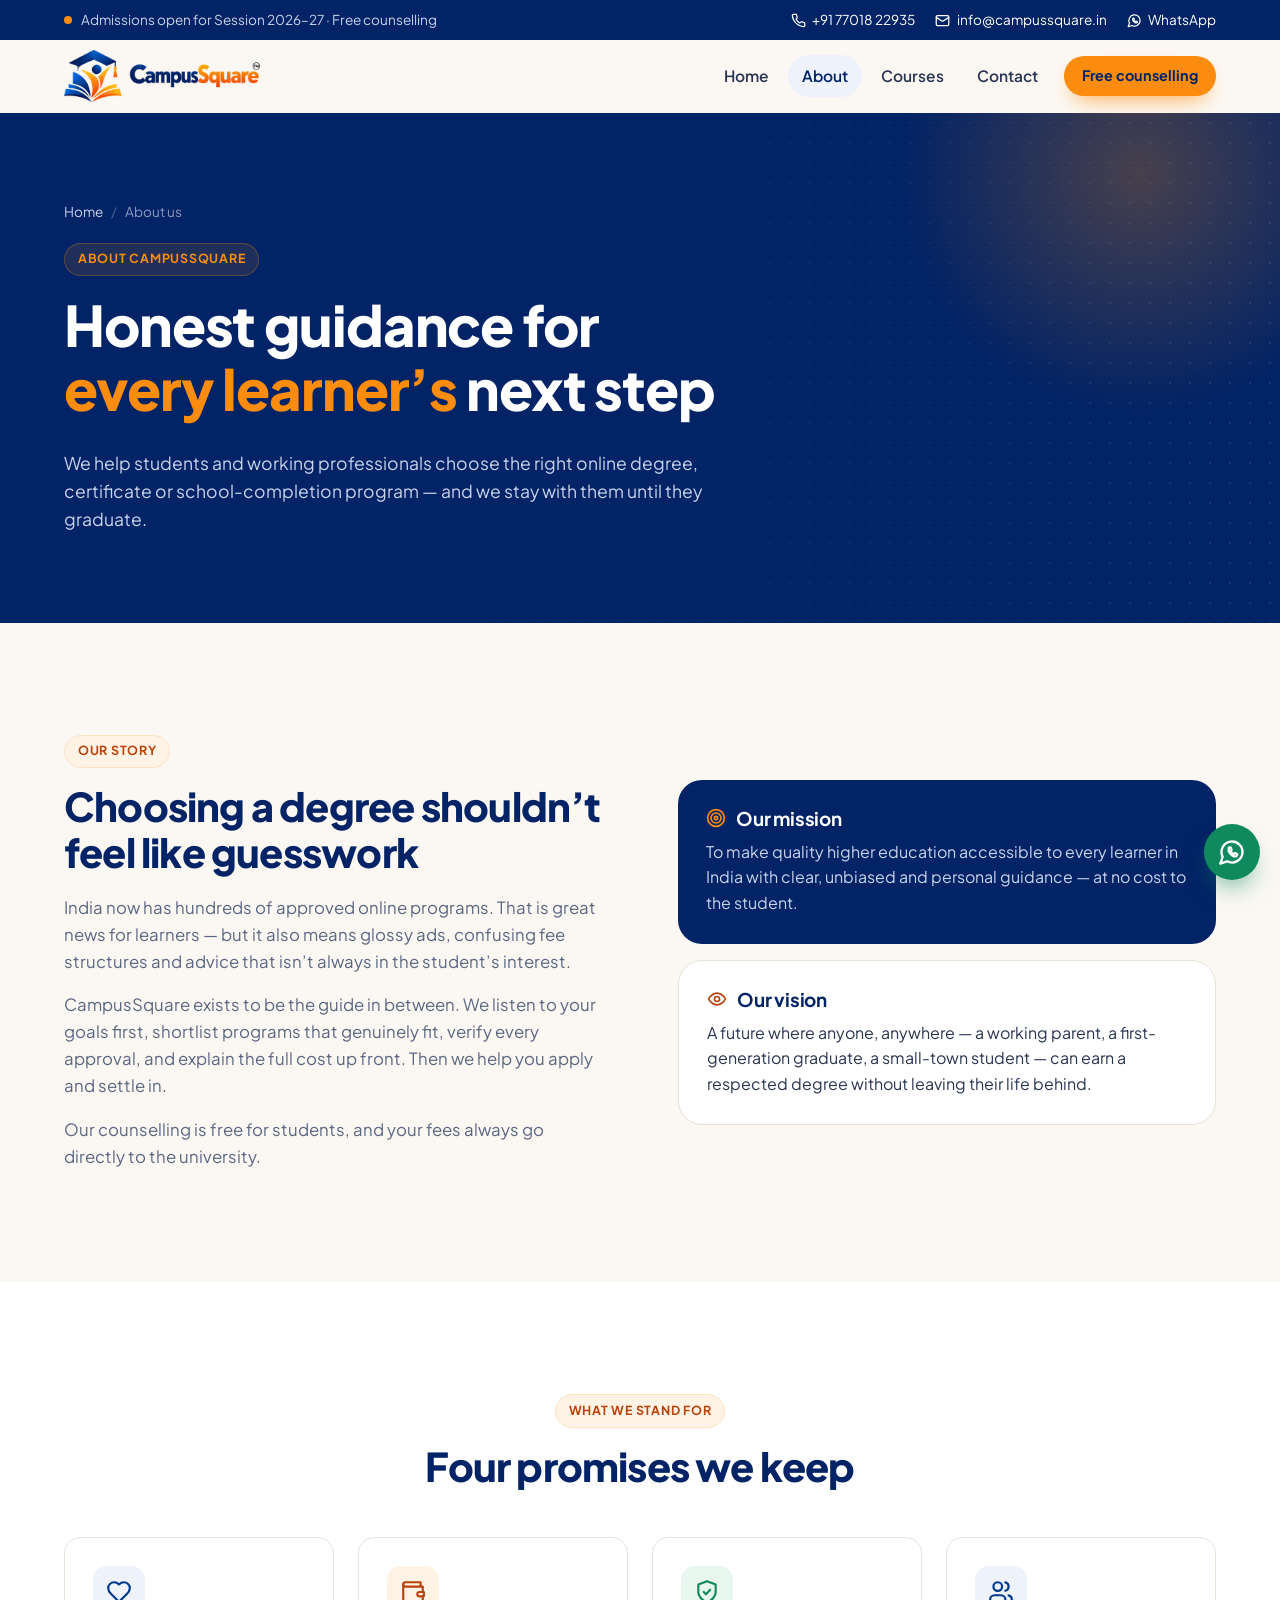
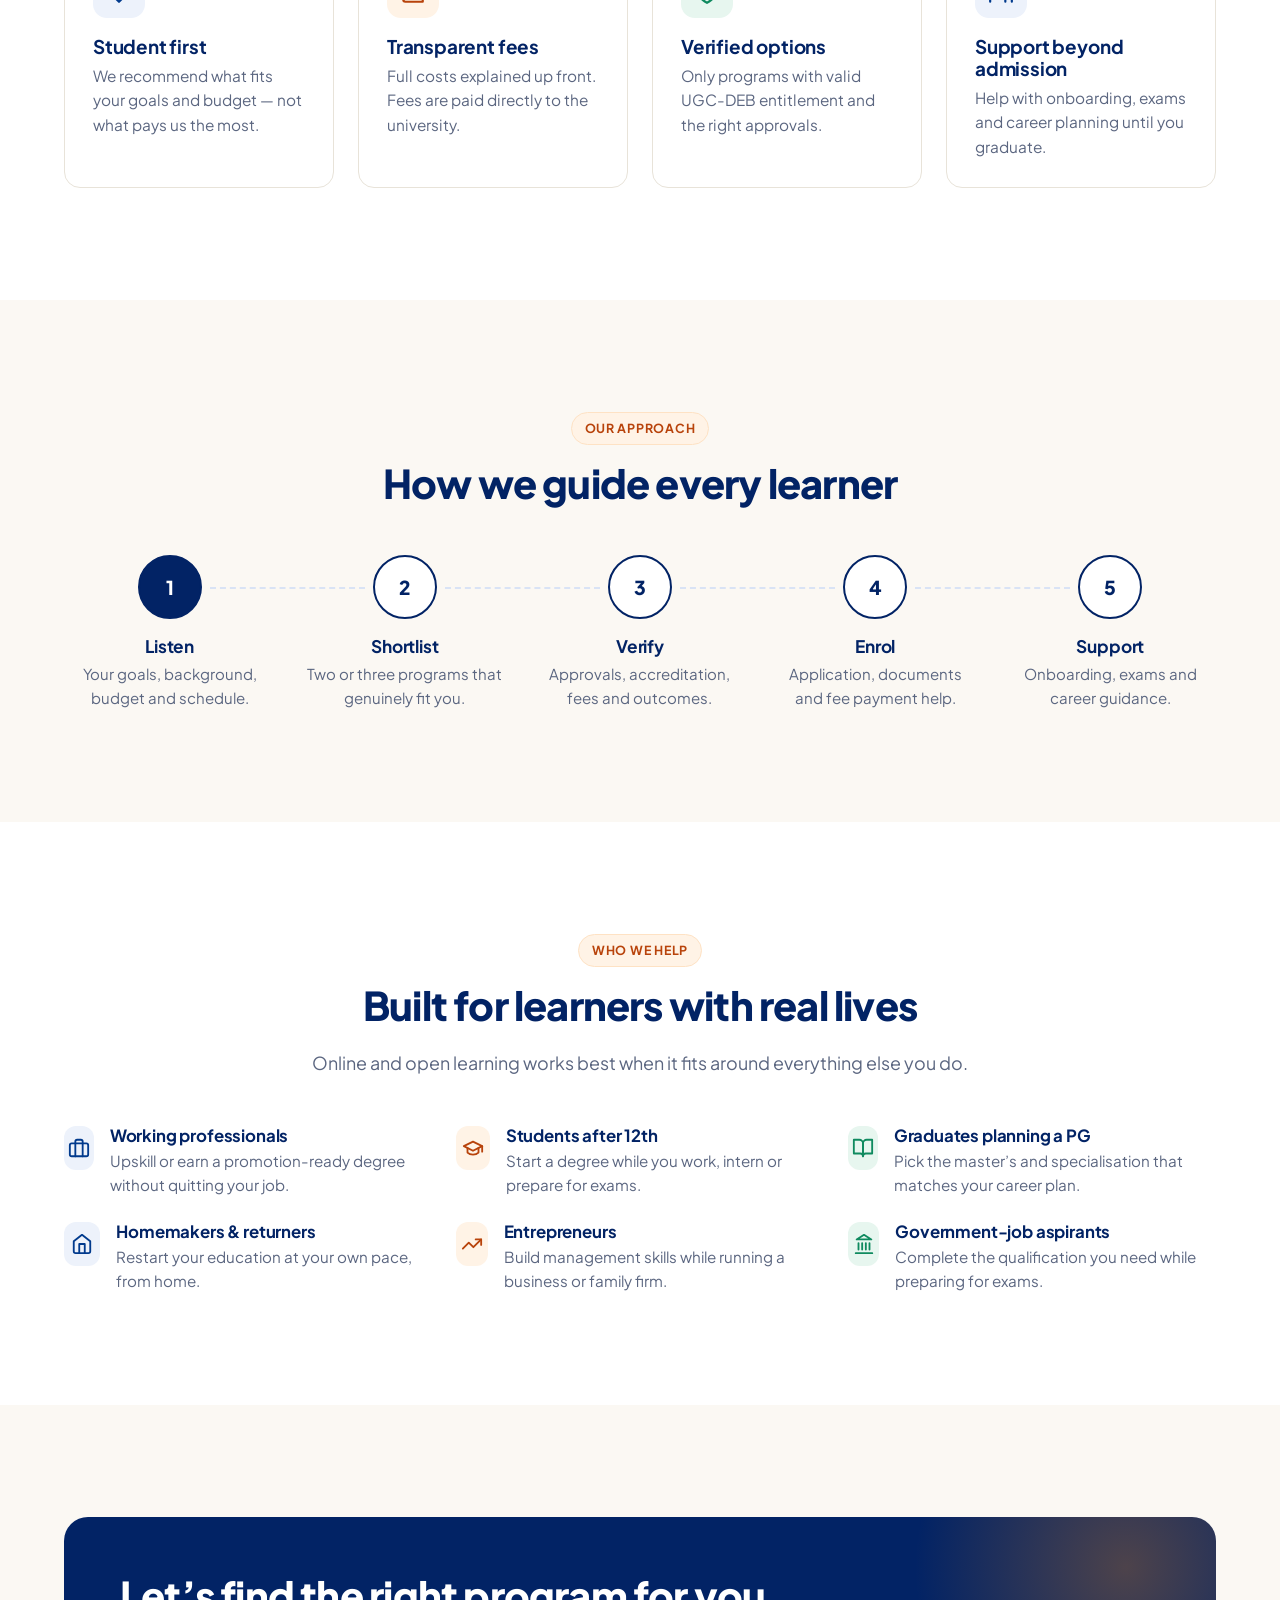
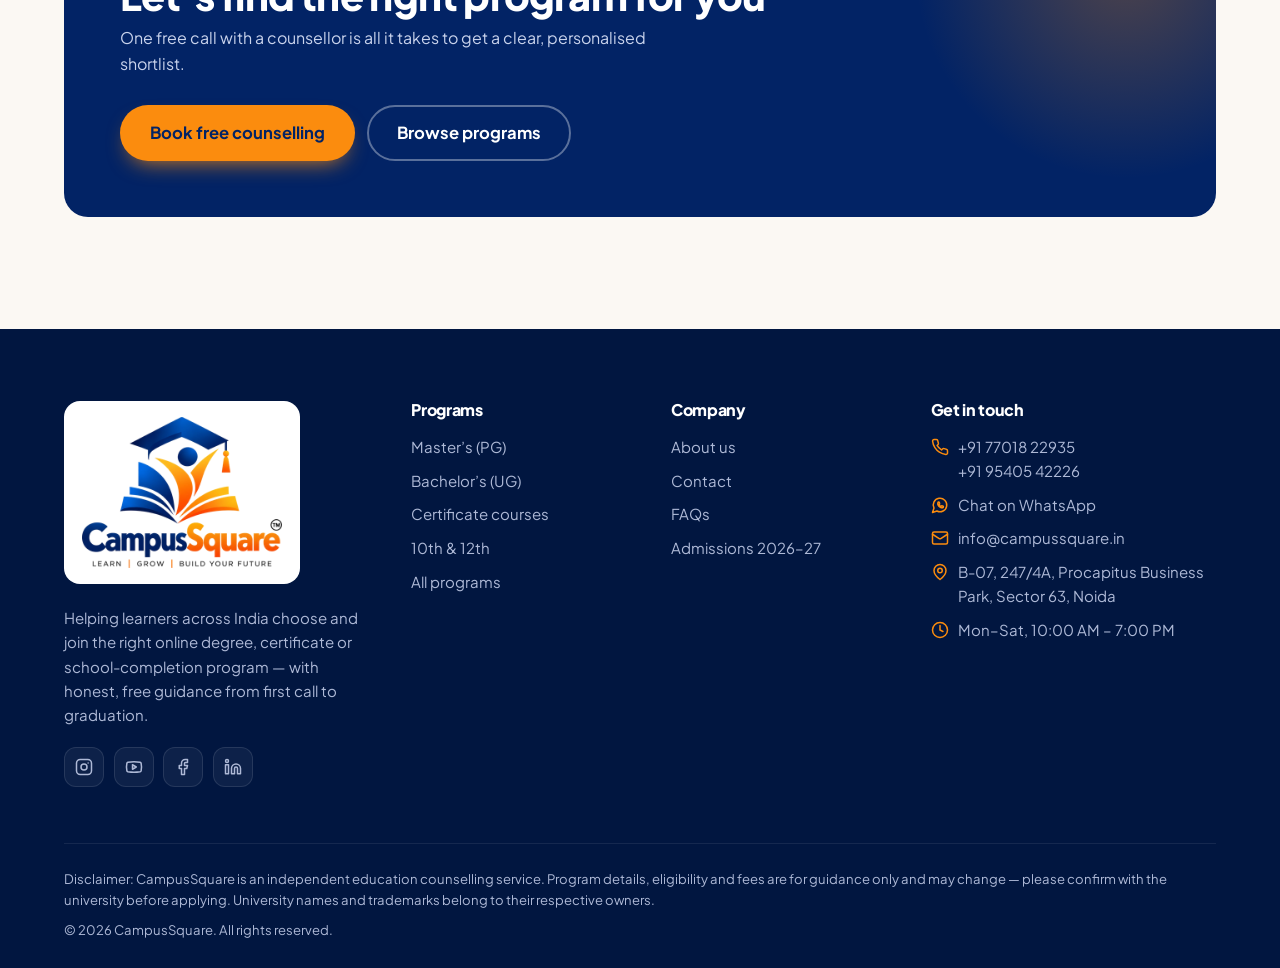
<file: about.html>
<!doctype html>
<html lang="en">
<head>
  <meta charset="utf-8">
  <meta name="viewport" content="width=device-width, initial-scale=1">
  <title>About Us — CampusSquare</title>
  <meta name="description" content="CampusSquare offers free, honest counselling for online degrees, certificates and open schooling — from choosing the right university to graduation.">
  <meta name="theme-color" content="#022365">
  <link rel="icon" href="assets/img/favicon.png" type="image/png">
  <link rel="apple-touch-icon" href="assets/img/apple-touch-icon.png">
  <link rel="preconnect" href="https://fonts.googleapis.com">
  <link rel="preconnect" href="https://fonts.gstatic.com" crossorigin>
  <link href="https://fonts.googleapis.com/css2?family=Mukta:wght@500;600;700&family=Plus+Jakarta+Sans:wght@400;500;600;700;800&display=swap" rel="stylesheet">
  <link rel="stylesheet" href="assets/css/styles.css">
  <script>document.documentElement.classList.add('js')</script>
  <script src="assets/js/main.js" defer></script>
</head>
<body>
  <a class="skip-link" href="#main">Skip to content</a>

  <div class="topbar">
    <div class="container topbar__inner">
      <p class="topbar__note"><span class="pulse" aria-hidden="true"></span> Admissions open for Session 2026–27 · Free counselling</p>
      <div class="topbar__links">
        <a href="tel:+917701822935"><svg class="icon" aria-hidden="true"><use href="#i-phone"/></svg> +91 77018 22935</a>
        <a class="topbar__email" href="mailto:info@campussquare.in"><svg class="icon" aria-hidden="true"><use href="#i-mail"/></svg> info@campussquare.in</a>
        <a class="topbar__wa" href="https://wa.me/919540542226?text=Hi%20CampusSquare%2C%20I%27d%20like%20free%20counselling." target="_blank" rel="noopener"><svg class="icon" aria-hidden="true"><use href="#i-whatsapp"/></svg> WhatsApp</a>
      </div>
    </div>
  </div>

  <header class="site-header" data-header>
    <div class="container nav">
      <a class="brand" href="index.html" aria-label="CampusSquare home">
        <img class="brand__logo" src="assets/img/logo-horizontal.png" alt="CampusSquare" width="196" height="52">
      </a>
      <nav class="nav__menu" id="site-menu" aria-label="Main" data-menu>
        <a href="index.html">Home</a>
        <a href="about.html" class="active" aria-current="page">About</a>
        <a href="courses.html">Courses</a>
        <a href="contact.html">Contact</a>
        <a class="btn btn-primary btn-sm nav__cta" href="contact.html" data-open-lead>Free counselling</a>
      </nav>
      <button class="nav__toggle" type="button" aria-expanded="false" aria-controls="site-menu" data-menu-toggle>
        <span class="sr-only">Menu</span>
        <svg class="icon icon-open" aria-hidden="true"><use href="#i-menu"/></svg>
        <svg class="icon icon-close" aria-hidden="true"><use href="#i-x"/></svg>
      </button>
    </div>
  </header>

  <main id="main">
    <section class="page-hero">
      <div class="container">
        <ol class="breadcrumb"><li><a href="index.html">Home</a></li><li aria-current="page">About us</li></ol>
        <span class="eyebrow eyebrow--dark">About CampusSquare</span>
        <h1>Honest guidance for <em>every learner’s</em> next step</h1>
        <p>We help students and working professionals choose the right online degree, certificate or school-completion program — and we stay with them until they graduate.</p>
      </div>
    </section>

    <!-- Story + mission -->
    <section class="section">
      <div class="container split split--even">
        <div class="prose" data-reveal>
          <span class="eyebrow">Our story</span>
          <h2>Choosing a degree shouldn’t feel like guesswork</h2>
          <p>India now has hundreds of approved online programs. That is great news for learners — but it also means glossy ads, confusing fee structures and advice that isn’t always in the student’s interest.</p>
          <p>CampusSquare exists to be the guide in between. We listen to your goals first, shortlist programs that genuinely fit, verify every approval, and explain the full cost up front. Then we help you apply and settle in.</p>
          <p>Our counselling is free for students, and your fees always go directly to the university.</p>
        </div>
        <div class="mv-stack">
          <div class="mv-card" data-reveal style="--d:1">
            <h3><svg class="icon" aria-hidden="true"><use href="#i-target"/></svg> Our mission</h3>
            <p>To make quality higher education accessible to every learner in India with clear, unbiased and personal guidance — at no cost to the student.</p>
          </div>
          <div class="mv-card mv-card--light" data-reveal style="--d:2">
            <h3><svg class="icon" aria-hidden="true"><use href="#i-eye"/></svg> Our vision</h3>
            <p>A future where anyone, anywhere — a working parent, a first-generation graduate, a small-town student — can earn a respected degree without leaving their life behind.</p>
          </div>
        </div>
      </div>
    </section>

    <!-- Values -->
    <section class="section section--white">
      <div class="container">
        <div class="section-head" data-reveal>
          <span class="eyebrow">What we stand for</span>
          <h2>Four promises we keep</h2>
        </div>
        <div class="grid grid-4">
          <article class="card" data-reveal style="--d:0">
            <span class="icon-tile"><svg class="icon" aria-hidden="true"><use href="#i-heart"/></svg></span>
            <h3>Student first</h3>
            <p>We recommend what fits your goals and budget — not what pays us the most.</p>
          </article>
          <article class="card" data-reveal style="--d:1">
            <span class="icon-tile icon-tile--saffron"><svg class="icon" aria-hidden="true"><use href="#i-wallet"/></svg></span>
            <h3>Transparent fees</h3>
            <p>Full costs explained up front. Fees are paid directly to the university.</p>
          </article>
          <article class="card" data-reveal style="--d:2">
            <span class="icon-tile icon-tile--green"><svg class="icon" aria-hidden="true"><use href="#i-shield"/></svg></span>
            <h3>Verified options</h3>
            <p>Only programs with valid UGC-DEB entitlement and the right approvals.</p>
          </article>
          <article class="card" data-reveal style="--d:3">
            <span class="icon-tile"><svg class="icon" aria-hidden="true"><use href="#i-users"/></svg></span>
            <h3>Support beyond admission</h3>
            <p>Help with onboarding, exams and career planning until you graduate.</p>
          </article>
        </div>
      </div>
    </section>

    <!-- Approach -->
    <section class="section">
      <div class="container">
        <div class="section-head" data-reveal>
          <span class="eyebrow">Our approach</span>
          <h2>How we guide every learner</h2>
        </div>
        <ol class="steps steps--5">
          <li class="step" data-reveal style="--d:0"><span class="step__num">1</span><h3>Listen</h3><p>Your goals, background, budget and schedule.</p></li>
          <li class="step" data-reveal style="--d:1"><span class="step__num">2</span><h3>Shortlist</h3><p>Two or three programs that genuinely fit you.</p></li>
          <li class="step" data-reveal style="--d:2"><span class="step__num">3</span><h3>Verify</h3><p>Approvals, accreditation, fees and outcomes.</p></li>
          <li class="step" data-reveal style="--d:3"><span class="step__num">4</span><h3>Enrol</h3><p>Application, documents and fee payment help.</p></li>
          <li class="step" data-reveal style="--d:4"><span class="step__num">5</span><h3>Support</h3><p>Onboarding, exams and career guidance.</p></li>
        </ol>
      </div>
    </section>

    <!-- Who we help -->
    <section class="section section--white">
      <div class="container">
        <div class="section-head" data-reveal>
          <span class="eyebrow">Who we help</span>
          <h2>Built for learners with real lives</h2>
          <p class="lead">Online and open learning works best when it fits around everything else you do.</p>
        </div>
        <div class="grid grid-3">
          <div class="audience" data-reveal style="--d:0">
            <span class="icon-tile icon-tile--sm"><svg class="icon" aria-hidden="true"><use href="#i-briefcase"/></svg></span>
            <div><h3>Working professionals</h3><p>Upskill or earn a promotion-ready degree without quitting your job.</p></div>
          </div>
          <div class="audience" data-reveal style="--d:1">
            <span class="icon-tile icon-tile--sm icon-tile--saffron"><svg class="icon" aria-hidden="true"><use href="#i-cap"/></svg></span>
            <div><h3>Students after 12th</h3><p>Start a degree while you work, intern or prepare for exams.</p></div>
          </div>
          <div class="audience" data-reveal style="--d:2">
            <span class="icon-tile icon-tile--sm icon-tile--green"><svg class="icon" aria-hidden="true"><use href="#i-book"/></svg></span>
            <div><h3>Graduates planning a PG</h3><p>Pick the master’s and specialisation that matches your career plan.</p></div>
          </div>
          <div class="audience" data-reveal style="--d:3">
            <span class="icon-tile icon-tile--sm"><svg class="icon" aria-hidden="true"><use href="#i-home"/></svg></span>
            <div><h3>Homemakers &amp; returners</h3><p>Restart your education at your own pace, from home.</p></div>
          </div>
          <div class="audience" data-reveal style="--d:4">
            <span class="icon-tile icon-tile--sm icon-tile--saffron"><svg class="icon" aria-hidden="true"><use href="#i-trending"/></svg></span>
            <div><h3>Entrepreneurs</h3><p>Build management skills while running a business or family firm.</p></div>
          </div>
          <div class="audience" data-reveal style="--d:5">
            <span class="icon-tile icon-tile--sm icon-tile--green"><svg class="icon" aria-hidden="true"><use href="#i-landmark"/></svg></span>
            <div><h3>Government-job aspirants</h3><p>Complete the qualification you need while preparing for exams.</p></div>
          </div>
        </div>
      </div>
    </section>

    <section class="section">
      <div class="container">
        <div class="panel-dark cta-band" data-reveal>
          <div>
            <h2>Let’s find the right program for you</h2>
            <p>One free call with a counsellor is all it takes to get a clear, personalised shortlist.</p>
          </div>
          <div class="btn-row">
            <a class="btn btn-primary btn-lg" href="contact.html" data-open-lead>Book free counselling</a>
            <a class="btn btn-ghost btn-lg" href="courses.html">Browse programs</a>
          </div>
        </div>
      </div>
    </section>
  </main>

  <footer class="site-footer">
    <div class="container">
      <div class="footer-grid">
        <div>
          <a class="footer-logo" href="index.html" aria-label="CampusSquare home">
            <img src="assets/img/logo-full.png" alt="CampusSquare — Learn | Grow | Build your future" width="200" height="152" loading="lazy">
          </a>
          <p class="footer-about">Helping learners across India choose and join the right online degree, certificate or school-completion program — with honest, free guidance from first call to graduation.</p>
          <div class="socials">
            <a href="#" aria-label="Instagram"><svg class="icon" aria-hidden="true"><use href="#i-instagram"/></svg></a>
            <a href="#" aria-label="YouTube"><svg class="icon" aria-hidden="true"><use href="#i-youtube"/></svg></a>
            <a href="#" aria-label="Facebook"><svg class="icon" aria-hidden="true"><use href="#i-facebook"/></svg></a>
            <a href="#" aria-label="LinkedIn"><svg class="icon" aria-hidden="true"><use href="#i-linkedin"/></svg></a>
          </div>
        </div>
        <div>
          <h4>Programs</h4>
          <ul>
            <li><a href="courses.html?level=pg">Master’s (PG)</a></li>
            <li><a href="courses.html?level=ug">Bachelor’s (UG)</a></li>
            <li><a href="courses.html?level=cert">Certificate courses</a></li>
            <li><a href="courses.html?level=school">10th &amp; 12th</a></li>
            <li><a href="courses.html">All programs</a></li>
          </ul>
        </div>
        <div>
          <h4>Company</h4>
          <ul>
            <li><a href="about.html">About us</a></li>
            <li><a href="contact.html">Contact</a></li>
            <li><a href="index.html#faq">FAQs</a></li>
            <li><a href="landing.html">Admissions 2026–27</a></li>
          </ul>
        </div>
        <div>
          <h4>Get in touch</h4>
          <ul class="footer-contact">
            <li><svg class="icon" aria-hidden="true"><use href="#i-phone"/></svg><span><a href="tel:+917701822935">+91 77018 22935</a><br><a href="tel:+919540542226">+91 95405 42226</a></span></li>
            <li><svg class="icon" aria-hidden="true"><use href="#i-whatsapp"/></svg><a href="https://wa.me/919540542226" target="_blank" rel="noopener">Chat on WhatsApp</a></li>
            <li><svg class="icon" aria-hidden="true"><use href="#i-mail"/></svg><a href="mailto:info@campussquare.in">info@campussquare.in</a></li>
            <li><svg class="icon" aria-hidden="true"><use href="#i-pin"/></svg><a href="https://www.google.com/maps/search/?api=1&amp;query=Procapitus%20Business%20Park%2C%20Sector%2063%2C%20Noida" target="_blank" rel="noopener">B-07, 247/4A, Procapitus Business Park, Sector 63, Noida</a></li>
            <li><svg class="icon" aria-hidden="true"><use href="#i-clock"/></svg><span>Mon–Sat, 10:00 AM – 7:00 PM</span></li>
          </ul>
        </div>
      </div>
      <div class="footer-bottom">
        <p>Disclaimer: CampusSquare is an independent education counselling service. Program details, eligibility and fees are for guidance only and may change — please confirm with the university before applying. University names and trademarks belong to their respective owners.</p>
        <p>© <span data-year>2026</span> CampusSquare. All rights reserved.</p>
      </div>
    </div>
  </footer>

  <a class="float-wa" href="https://wa.me/919540542226?text=Hi%20CampusSquare%2C%20I%27d%20like%20free%20counselling." target="_blank" rel="noopener" aria-label="Chat with us on WhatsApp"><svg class="icon" aria-hidden="true"><use href="#i-whatsapp"/></svg></a>
</body>
</html>
</file>
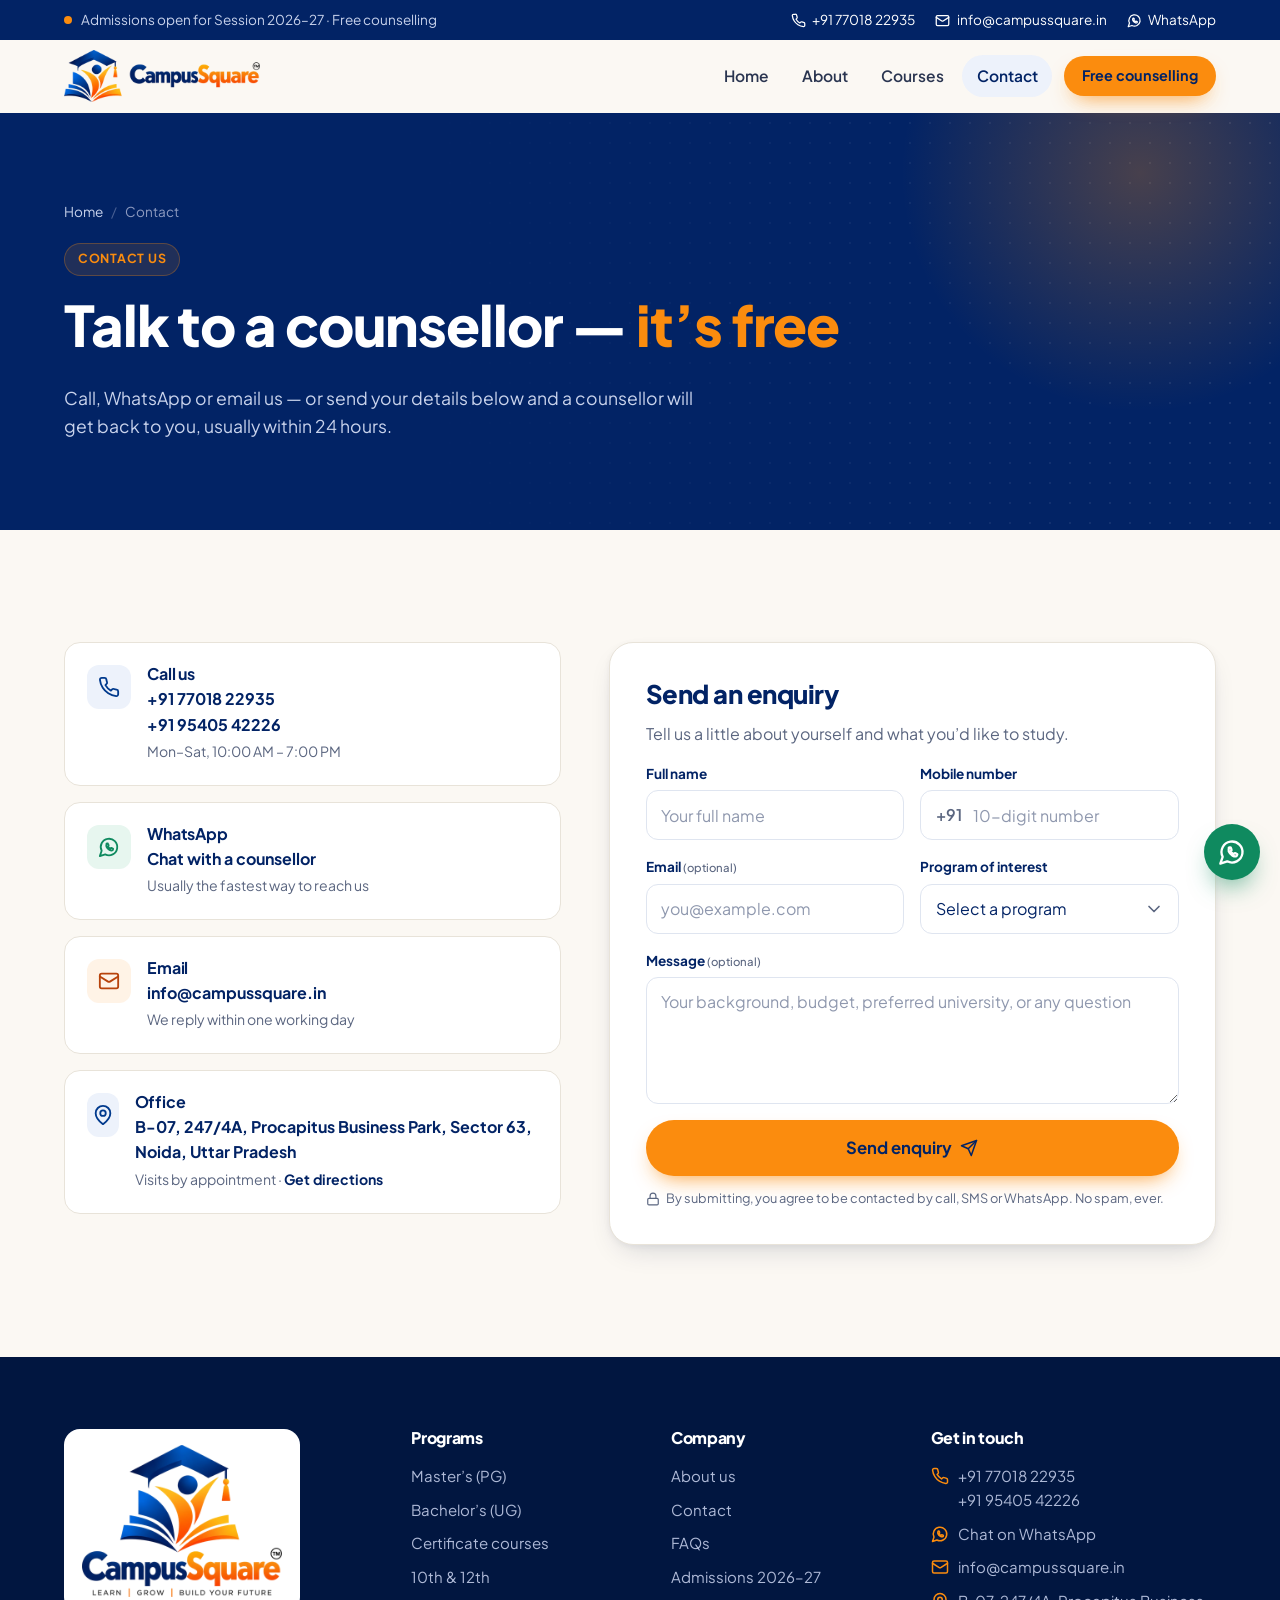
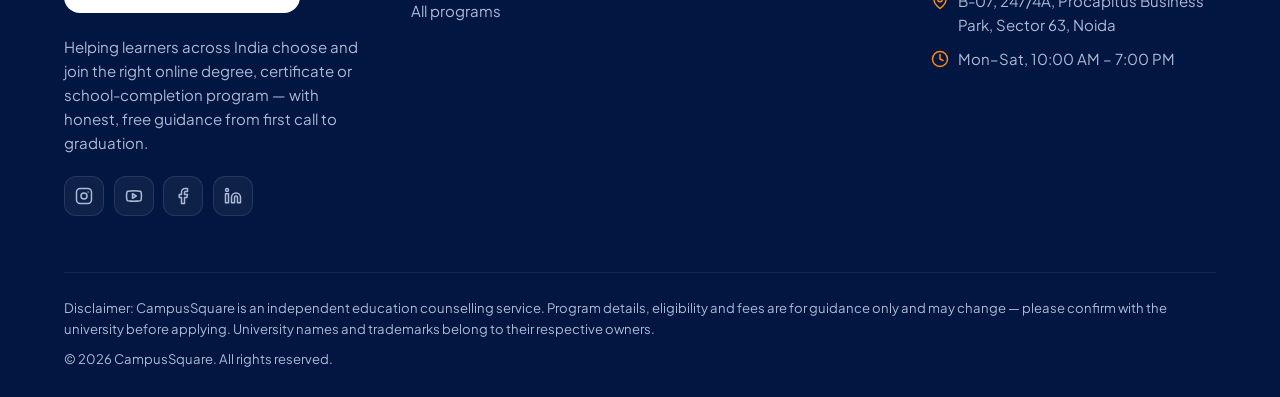
<file: contact.html>
<!doctype html>
<html lang="en">
<head>
  <meta charset="utf-8">
  <meta name="viewport" content="width=device-width, initial-scale=1">
  <title>Contact Us — CampusSquare</title>
  <meta name="description" content="Talk to a CampusSquare counsellor by phone, WhatsApp or email. Free one-to-one guidance on online degrees, certificates and 10th/12th open schooling.">
  <meta name="theme-color" content="#022365">
  <link rel="icon" href="assets/img/favicon.png" type="image/png">
  <link rel="apple-touch-icon" href="assets/img/apple-touch-icon.png">
  <link rel="preconnect" href="https://fonts.googleapis.com">
  <link rel="preconnect" href="https://fonts.gstatic.com" crossorigin>
  <link href="https://fonts.googleapis.com/css2?family=Mukta:wght@500;600;700&family=Plus+Jakarta+Sans:wght@400;500;600;700;800&display=swap" rel="stylesheet">
  <link rel="stylesheet" href="assets/css/styles.css">
  <script>document.documentElement.classList.add('js')</script>
  <script src="assets/js/main.js" defer></script>
</head>
<body>
  <a class="skip-link" href="#main">Skip to content</a>

  <div class="topbar">
    <div class="container topbar__inner">
      <p class="topbar__note"><span class="pulse" aria-hidden="true"></span> Admissions open for Session 2026–27 · Free counselling</p>
      <div class="topbar__links">
        <a href="tel:+917701822935"><svg class="icon" aria-hidden="true"><use href="#i-phone"/></svg> +91 77018 22935</a>
        <a class="topbar__email" href="mailto:info@campussquare.in"><svg class="icon" aria-hidden="true"><use href="#i-mail"/></svg> info@campussquare.in</a>
        <a class="topbar__wa" href="https://wa.me/919540542226?text=Hi%20CampusSquare%2C%20I%27d%20like%20free%20counselling." target="_blank" rel="noopener"><svg class="icon" aria-hidden="true"><use href="#i-whatsapp"/></svg> WhatsApp</a>
      </div>
    </div>
  </div>

  <header class="site-header" data-header>
    <div class="container nav">
      <a class="brand" href="index.html" aria-label="CampusSquare home">
        <img class="brand__logo" src="assets/img/logo-horizontal.png" alt="CampusSquare" width="196" height="52">
      </a>
      <nav class="nav__menu" id="site-menu" aria-label="Main" data-menu>
        <a href="index.html">Home</a>
        <a href="about.html">About</a>
        <a href="courses.html">Courses</a>
        <a href="contact.html" class="active" aria-current="page">Contact</a>
        <a class="btn btn-primary btn-sm nav__cta" href="contact.html" data-open-lead>Free counselling</a>
      </nav>
      <button class="nav__toggle" type="button" aria-expanded="false" aria-controls="site-menu" data-menu-toggle>
        <span class="sr-only">Menu</span>
        <svg class="icon icon-open" aria-hidden="true"><use href="#i-menu"/></svg>
        <svg class="icon icon-close" aria-hidden="true"><use href="#i-x"/></svg>
      </button>
    </div>
  </header>

  <main id="main">
    <section class="page-hero">
      <div class="container">
        <ol class="breadcrumb"><li><a href="index.html">Home</a></li><li aria-current="page">Contact</li></ol>
        <span class="eyebrow eyebrow--dark">Contact us</span>
        <h1>Talk to a counsellor — <em>it’s free</em></h1>
        <p>Call, WhatsApp or email us — or send your details below and a counsellor will get back to you, usually within 24 hours.</p>
      </div>
    </section>

    <section class="section">
      <div class="container contact-grid">
        <div class="contact-list">
          <div class="contact-card" data-reveal style="--d:0">
            <span class="icon-tile icon-tile--sm"><svg class="icon" aria-hidden="true"><use href="#i-phone"/></svg></span>
            <div><h3>Call us</h3><a href="tel:+917701822935">+91 77018 22935</a><br><a href="tel:+919540542226">+91 95405 42226</a><p>Mon–Sat, 10:00 AM – 7:00 PM</p></div>
          </div>
          <div class="contact-card" data-reveal style="--d:1">
            <span class="icon-tile icon-tile--sm icon-tile--green"><svg class="icon" aria-hidden="true"><use href="#i-whatsapp"/></svg></span>
            <div><h3>WhatsApp</h3><a href="https://wa.me/919540542226?text=Hi%20CampusSquare%2C%20I%27d%20like%20free%20counselling." target="_blank" rel="noopener">Chat with a counsellor</a><p>Usually the fastest way to reach us</p></div>
          </div>
          <div class="contact-card" data-reveal style="--d:2">
            <span class="icon-tile icon-tile--sm icon-tile--saffron"><svg class="icon" aria-hidden="true"><use href="#i-mail"/></svg></span>
            <div><h3>Email</h3><a href="mailto:info@campussquare.in">info@campussquare.in</a><p>We reply within one working day</p></div>
          </div>
          <div class="contact-card" data-reveal style="--d:3">
            <span class="icon-tile icon-tile--sm"><svg class="icon" aria-hidden="true"><use href="#i-pin"/></svg></span>
            <div><h3>Office</h3><strong>B-07, 247/4A, Procapitus Business Park, Sector 63, Noida, Uttar Pradesh</strong><p>Visits by appointment · <a href="https://www.google.com/maps/search/?api=1&amp;query=Procapitus%20Business%20Park%2C%20Sector%2063%2C%20Noida" target="_blank" rel="noopener">Get directions</a></p></div>
          </div>
        </div>

        <div class="contact-form" id="enquiry" data-reveal style="--d:1">
          <h2>Send an enquiry</h2>
          <p>Tell us a little about yourself and what you’d like to study.</p>
          <form data-lead-form data-source="Contact page form">
            <div class="form-row">
              <label class="field"><span class="field__label">Full name</span>
                <input class="input" name="name" autocomplete="name" placeholder="Your full name"></label>
              <label class="field"><span class="field__label">Mobile number</span>
                <span class="phone-wrap"><span class="phone-prefix">+91</span><input class="input" name="phone" type="tel" inputmode="numeric" autocomplete="tel-national" maxlength="14" placeholder="10-digit number"></span></label>
            </div>
            <div class="form-row">
              <label class="field"><span class="field__label">Email <small>(optional)</small></span>
                <input class="input" name="email" type="email" autocomplete="email" placeholder="you@example.com"></label>
              <label class="field"><span class="field__label">Program of interest</span>
                <select class="input" name="course" data-course-select></select></label>
            </div>
            <label class="field"><span class="field__label">Message <small>(optional)</small></span>
              <textarea class="input" name="message" rows="4" placeholder="Your background, budget, preferred university, or any question"></textarea></label>
            <label class="hp" aria-hidden="true">Website <input name="website" tabindex="-1" autocomplete="off"></label>
            <button class="btn btn-primary btn-lg btn-block" type="submit">Send enquiry <svg class="icon" aria-hidden="true"><use href="#i-send"/></svg></button>
            <p class="form-note"><svg class="icon" aria-hidden="true"><use href="#i-lock"/></svg><span>By submitting, you agree to be contacted by call, SMS or WhatsApp. No spam, ever.</span></p>
          </form>
        </div>
      </div>
    </section>
  </main>

  <footer class="site-footer">
    <div class="container">
      <div class="footer-grid">
        <div>
          <a class="footer-logo" href="index.html" aria-label="CampusSquare home">
            <img src="assets/img/logo-full.png" alt="CampusSquare — Learn | Grow | Build your future" width="200" height="152" loading="lazy">
          </a>
          <p class="footer-about">Helping learners across India choose and join the right online degree, certificate or school-completion program — with honest, free guidance from first call to graduation.</p>
          <div class="socials">
            <a href="#" aria-label="Instagram"><svg class="icon" aria-hidden="true"><use href="#i-instagram"/></svg></a>
            <a href="#" aria-label="YouTube"><svg class="icon" aria-hidden="true"><use href="#i-youtube"/></svg></a>
            <a href="#" aria-label="Facebook"><svg class="icon" aria-hidden="true"><use href="#i-facebook"/></svg></a>
            <a href="#" aria-label="LinkedIn"><svg class="icon" aria-hidden="true"><use href="#i-linkedin"/></svg></a>
          </div>
        </div>
        <div>
          <h4>Programs</h4>
          <ul>
            <li><a href="courses.html?level=pg">Master’s (PG)</a></li>
            <li><a href="courses.html?level=ug">Bachelor’s (UG)</a></li>
            <li><a href="courses.html?level=cert">Certificate courses</a></li>
            <li><a href="courses.html?level=school">10th &amp; 12th</a></li>
            <li><a href="courses.html">All programs</a></li>
          </ul>
        </div>
        <div>
          <h4>Company</h4>
          <ul>
            <li><a href="about.html">About us</a></li>
            <li><a href="contact.html">Contact</a></li>
            <li><a href="index.html#faq">FAQs</a></li>
            <li><a href="landing.html">Admissions 2026–27</a></li>
          </ul>
        </div>
        <div>
          <h4>Get in touch</h4>
          <ul class="footer-contact">
            <li><svg class="icon" aria-hidden="true"><use href="#i-phone"/></svg><span><a href="tel:+917701822935">+91 77018 22935</a><br><a href="tel:+919540542226">+91 95405 42226</a></span></li>
            <li><svg class="icon" aria-hidden="true"><use href="#i-whatsapp"/></svg><a href="https://wa.me/919540542226" target="_blank" rel="noopener">Chat on WhatsApp</a></li>
            <li><svg class="icon" aria-hidden="true"><use href="#i-mail"/></svg><a href="mailto:info@campussquare.in">info@campussquare.in</a></li>
            <li><svg class="icon" aria-hidden="true"><use href="#i-pin"/></svg><a href="https://www.google.com/maps/search/?api=1&amp;query=Procapitus%20Business%20Park%2C%20Sector%2063%2C%20Noida" target="_blank" rel="noopener">B-07, 247/4A, Procapitus Business Park, Sector 63, Noida</a></li>
            <li><svg class="icon" aria-hidden="true"><use href="#i-clock"/></svg><span>Mon–Sat, 10:00 AM – 7:00 PM</span></li>
          </ul>
        </div>
      </div>
      <div class="footer-bottom">
        <p>Disclaimer: CampusSquare is an independent education counselling service. Program details, eligibility and fees are for guidance only and may change — please confirm with the university before applying. University names and trademarks belong to their respective owners.</p>
        <p>© <span data-year>2026</span> CampusSquare. All rights reserved.</p>
      </div>
    </div>
  </footer>

  <a class="float-wa" href="https://wa.me/919540542226?text=Hi%20CampusSquare%2C%20I%27d%20like%20free%20counselling." target="_blank" rel="noopener" aria-label="Chat with us on WhatsApp"><svg class="icon" aria-hidden="true"><use href="#i-whatsapp"/></svg></a>
</body>
</html>
</file>
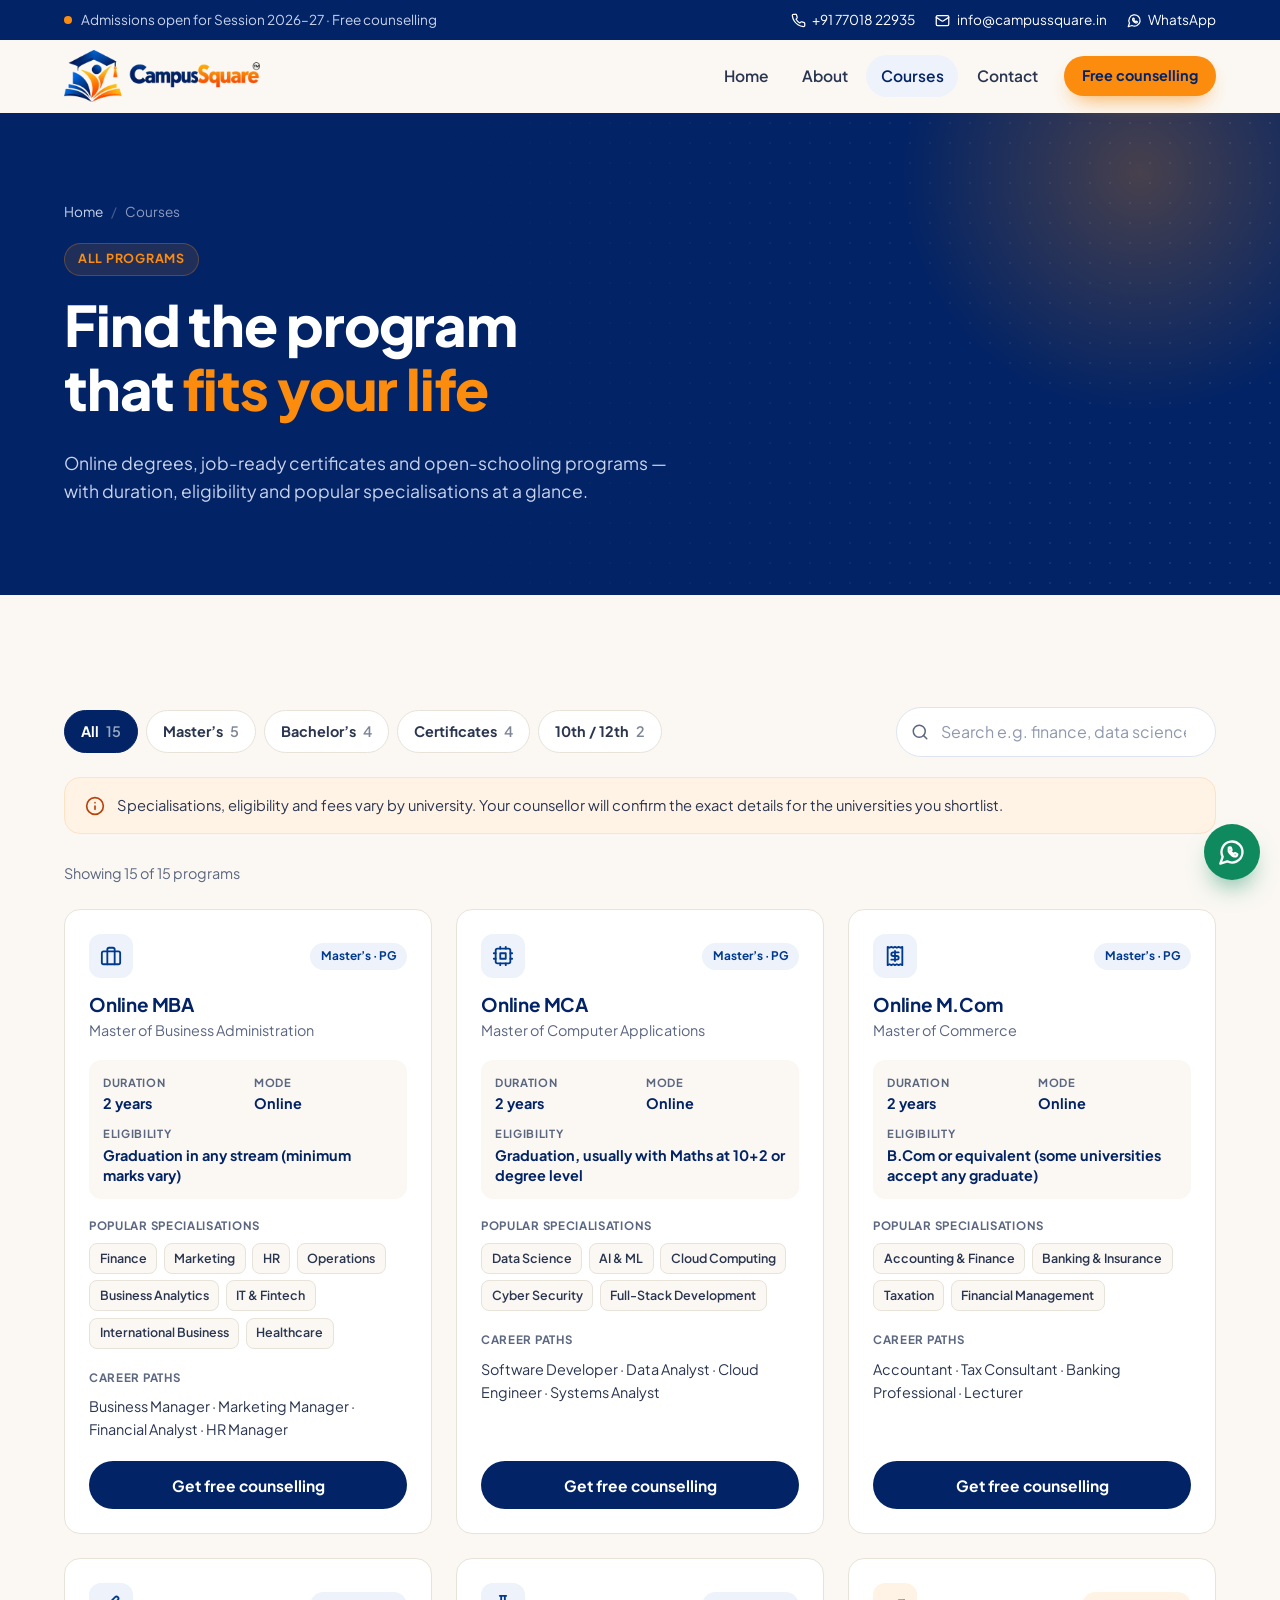
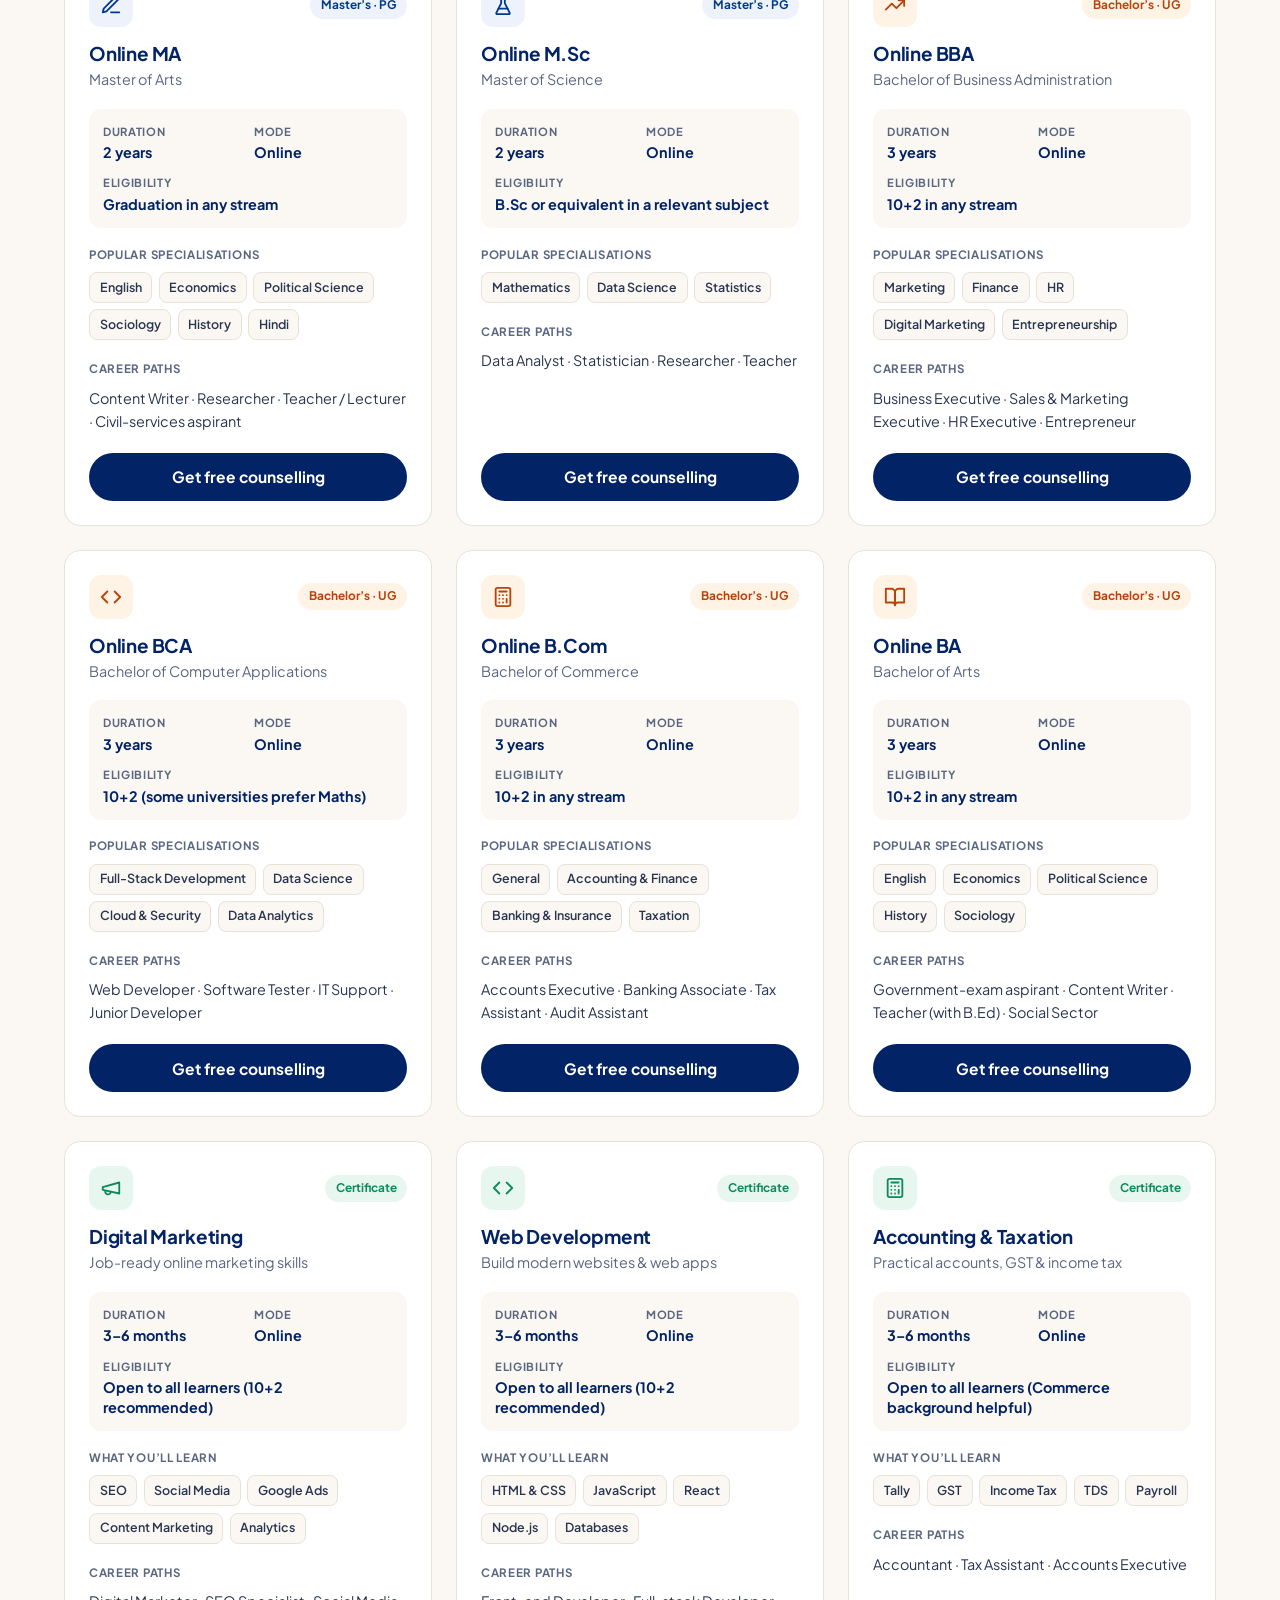
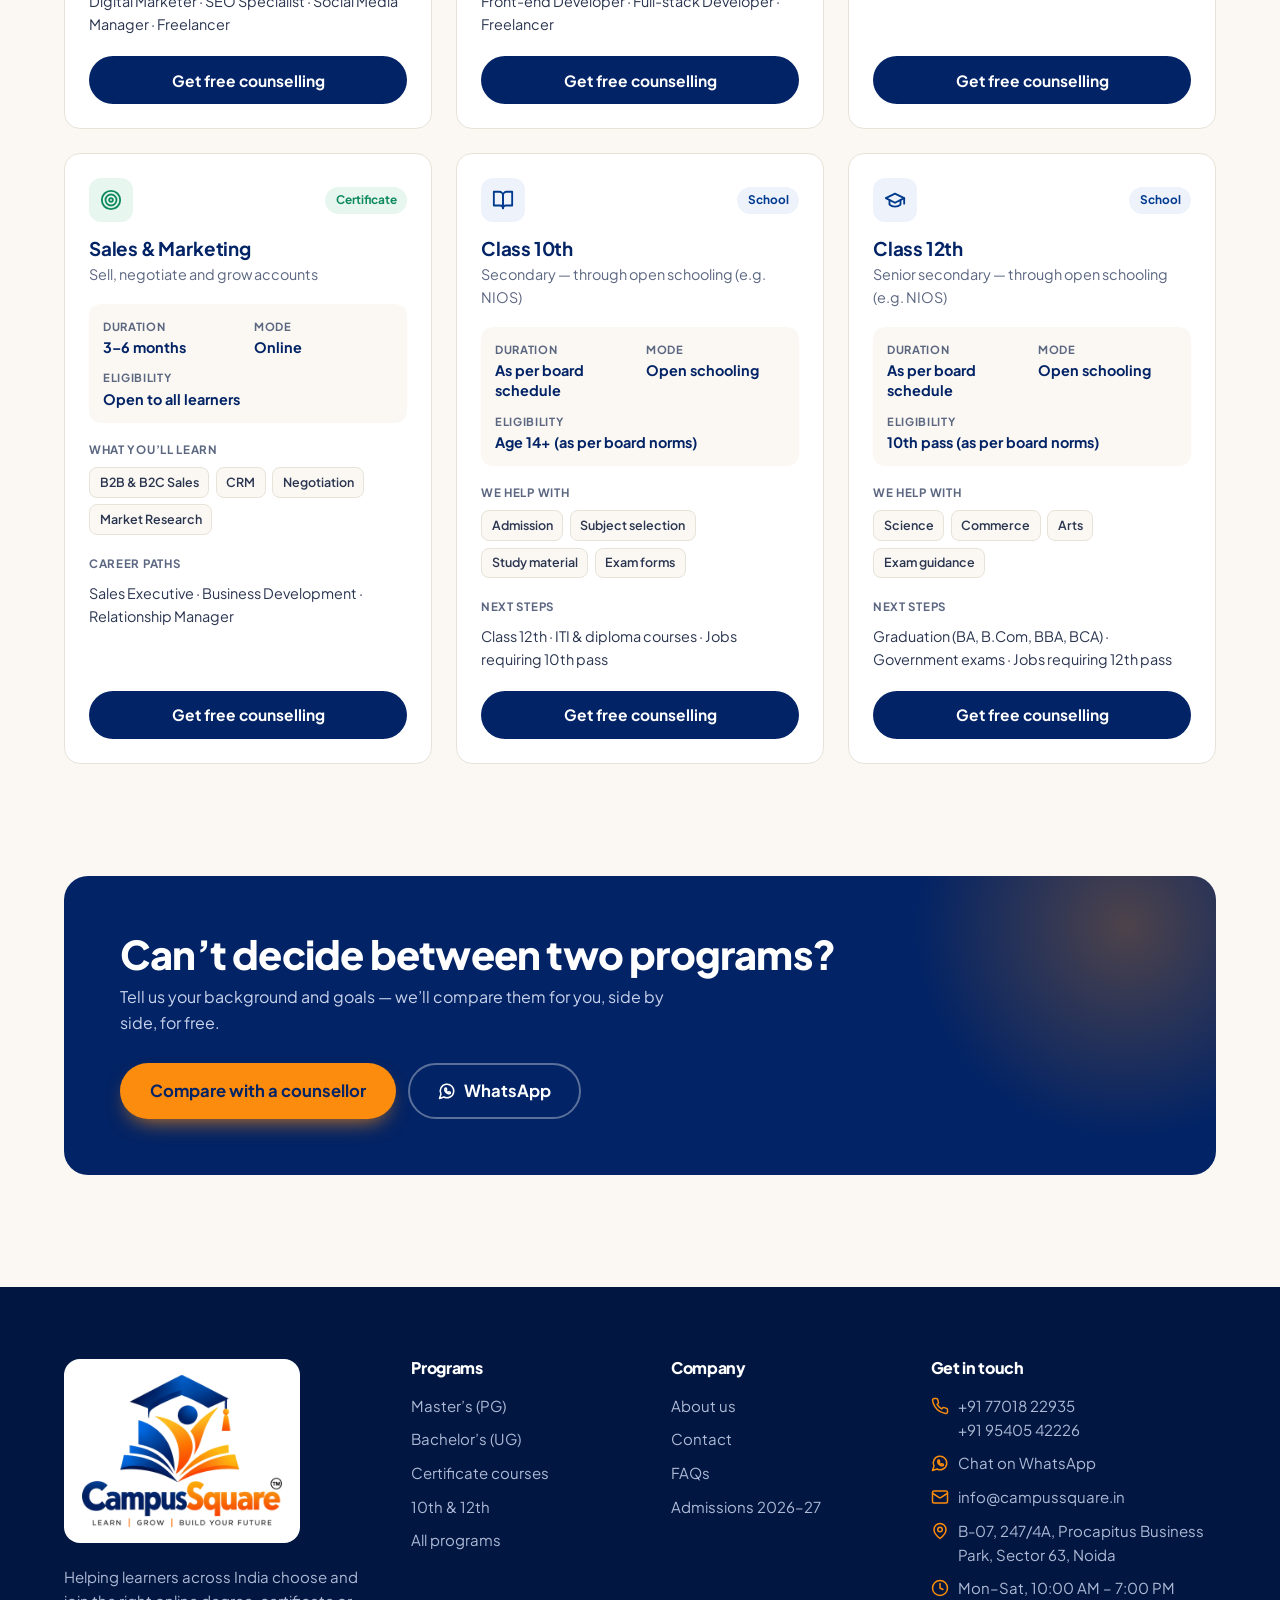
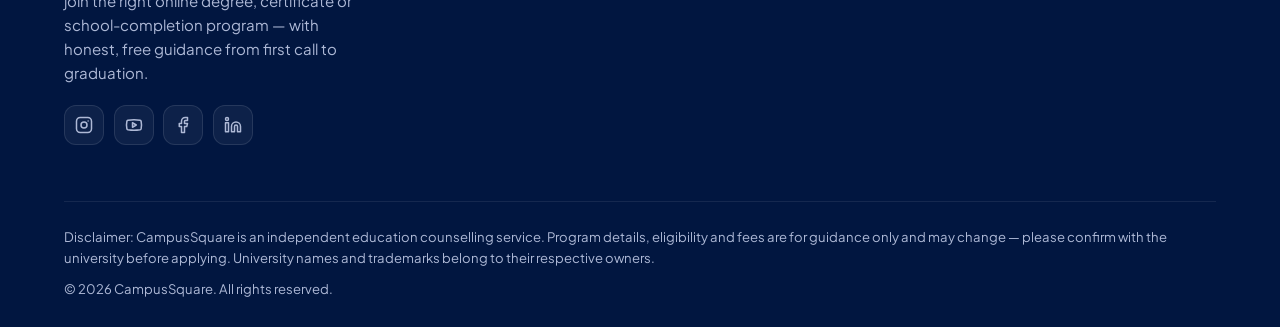
<file: courses.html>
<!doctype html>
<html lang="en">
<head>
  <meta charset="utf-8">
  <meta name="viewport" content="width=device-width, initial-scale=1">
  <title>Online Courses — MBA, MCA, BBA, BCA &amp; More | CampusSquare</title>
  <meta name="description" content="Browse online MBA, MCA, M.Com, MA, M.Sc, BBA, BCA, B.Com, BA, certificate courses and 10th/12th open schooling. Compare duration, eligibility and specialisations, then get free counselling.">
  <meta name="theme-color" content="#022365">
  <link rel="icon" href="assets/img/favicon.png" type="image/png">
  <link rel="apple-touch-icon" href="assets/img/apple-touch-icon.png">
  <link rel="preconnect" href="https://fonts.googleapis.com">
  <link rel="preconnect" href="https://fonts.gstatic.com" crossorigin>
  <link href="https://fonts.googleapis.com/css2?family=Mukta:wght@500;600;700&family=Plus+Jakarta+Sans:wght@400;500;600;700;800&display=swap" rel="stylesheet">
  <link rel="stylesheet" href="assets/css/styles.css">
  <script>document.documentElement.classList.add('js')</script>
  <script src="assets/js/main.js" defer></script>
</head>
<body>
  <a class="skip-link" href="#main">Skip to content</a>

  <div class="topbar">
    <div class="container topbar__inner">
      <p class="topbar__note"><span class="pulse" aria-hidden="true"></span> Admissions open for Session 2026–27 · Free counselling</p>
      <div class="topbar__links">
        <a href="tel:+917701822935"><svg class="icon" aria-hidden="true"><use href="#i-phone"/></svg> +91 77018 22935</a>
        <a class="topbar__email" href="mailto:info@campussquare.in"><svg class="icon" aria-hidden="true"><use href="#i-mail"/></svg> info@campussquare.in</a>
        <a class="topbar__wa" href="https://wa.me/919540542226?text=Hi%20CampusSquare%2C%20I%27d%20like%20free%20counselling." target="_blank" rel="noopener"><svg class="icon" aria-hidden="true"><use href="#i-whatsapp"/></svg> WhatsApp</a>
      </div>
    </div>
  </div>

  <header class="site-header" data-header>
    <div class="container nav">
      <a class="brand" href="index.html" aria-label="CampusSquare home">
        <img class="brand__logo" src="assets/img/logo-horizontal.png" alt="CampusSquare" width="196" height="52">
      </a>
      <nav class="nav__menu" id="site-menu" aria-label="Main" data-menu>
        <a href="index.html">Home</a>
        <a href="about.html">About</a>
        <a href="courses.html" class="active" aria-current="page">Courses</a>
        <a href="contact.html">Contact</a>
        <a class="btn btn-primary btn-sm nav__cta" href="contact.html" data-open-lead>Free counselling</a>
      </nav>
      <button class="nav__toggle" type="button" aria-expanded="false" aria-controls="site-menu" data-menu-toggle>
        <span class="sr-only">Menu</span>
        <svg class="icon icon-open" aria-hidden="true"><use href="#i-menu"/></svg>
        <svg class="icon icon-close" aria-hidden="true"><use href="#i-x"/></svg>
      </button>
    </div>
  </header>

  <main id="main">
    <section class="page-hero">
      <div class="container">
        <ol class="breadcrumb"><li><a href="index.html">Home</a></li><li aria-current="page">Courses</li></ol>
        <span class="eyebrow eyebrow--dark">All programs</span>
        <h1>Find the program that <em>fits your life</em></h1>
        <p>Online degrees, job-ready certificates and open-schooling programs — with duration, eligibility and popular specialisations at a glance.</p>
      </div>
    </section>

    <section class="section">
      <div class="container">
        <div class="toolbar">
          <div class="chip-filters" role="group" aria-label="Filter by level">
            <button class="chip-filter" type="button" data-filter="all" aria-pressed="true">All <span class="count"></span></button>
            <button class="chip-filter" type="button" data-filter="pg" aria-pressed="false">Master’s <span class="count"></span></button>
            <button class="chip-filter" type="button" data-filter="ug" aria-pressed="false">Bachelor’s <span class="count"></span></button>
            <button class="chip-filter" type="button" data-filter="cert" aria-pressed="false">Certificates <span class="count"></span></button>
            <button class="chip-filter" type="button" data-filter="school" aria-pressed="false">10th / 12th <span class="count"></span></button>
          </div>
          <label class="search">
            <span class="sr-only">Search programs</span>
            <svg class="icon" aria-hidden="true"><use href="#i-search"/></svg>
            <input class="input" type="search" placeholder="Search e.g. finance, data science" data-course-search>
          </label>
        </div>

        <p class="notice"><svg class="icon" aria-hidden="true"><use href="#i-info"/></svg><span>Specialisations, eligibility and fees vary by university. Your counsellor will confirm the exact details for the universities you shortlist.</span></p>
        <p class="result-count" data-result-count aria-live="polite"></p>

        <div class="course-grid" data-course-list>
          <!-- ===== Master's ===== -->
          <article class="program course-card" data-level="pg">
            <div class="program__top"><span class="icon-tile icon-tile--sm"><svg class="icon" aria-hidden="true"><use href="#i-briefcase"/></svg></span><span class="badge">Master’s · PG</span></div>
            <h3>Online MBA</h3>
            <p class="program__full">Master of Business Administration</p>
            <dl class="course-meta">
              <div><dt>Duration</dt><dd>2 years</dd></div>
              <div><dt>Mode</dt><dd>Online</dd></div>
              <div><dt>Eligibility</dt><dd>Graduation in any stream (minimum marks vary)</dd></div>
            </dl>
            <p class="course-label">Popular specialisations</p>
            <ul class="chips"><li>Finance</li><li>Marketing</li><li>HR</li><li>Operations</li><li>Business Analytics</li><li>IT &amp; Fintech</li><li>International Business</li><li>Healthcare</li></ul>
            <p class="course-label">Career paths</p>
            <p class="course-careers">Business Manager · Marketing Manager · Financial Analyst · HR Manager</p>
            <button class="btn btn-dark btn-block" type="button" data-open-lead data-course="Online MBA">Get free counselling</button>
          </article>

          <article class="program course-card" data-level="pg">
            <div class="program__top"><span class="icon-tile icon-tile--sm"><svg class="icon" aria-hidden="true"><use href="#i-cpu"/></svg></span><span class="badge">Master’s · PG</span></div>
            <h3>Online MCA</h3>
            <p class="program__full">Master of Computer Applications</p>
            <dl class="course-meta">
              <div><dt>Duration</dt><dd>2 years</dd></div>
              <div><dt>Mode</dt><dd>Online</dd></div>
              <div><dt>Eligibility</dt><dd>Graduation, usually with Maths at 10+2 or degree level</dd></div>
            </dl>
            <p class="course-label">Popular specialisations</p>
            <ul class="chips"><li>Data Science</li><li>AI &amp; ML</li><li>Cloud Computing</li><li>Cyber Security</li><li>Full-Stack Development</li></ul>
            <p class="course-label">Career paths</p>
            <p class="course-careers">Software Developer · Data Analyst · Cloud Engineer · Systems Analyst</p>
            <button class="btn btn-dark btn-block" type="button" data-open-lead data-course="Online MCA">Get free counselling</button>
          </article>

          <article class="program course-card" data-level="pg">
            <div class="program__top"><span class="icon-tile icon-tile--sm"><svg class="icon" aria-hidden="true"><use href="#i-receipt"/></svg></span><span class="badge">Master’s · PG</span></div>
            <h3>Online M.Com</h3>
            <p class="program__full">Master of Commerce</p>
            <dl class="course-meta">
              <div><dt>Duration</dt><dd>2 years</dd></div>
              <div><dt>Mode</dt><dd>Online</dd></div>
              <div><dt>Eligibility</dt><dd>B.Com or equivalent (some universities accept any graduate)</dd></div>
            </dl>
            <p class="course-label">Popular specialisations</p>
            <ul class="chips"><li>Accounting &amp; Finance</li><li>Banking &amp; Insurance</li><li>Taxation</li><li>Financial Management</li></ul>
            <p class="course-label">Career paths</p>
            <p class="course-careers">Accountant · Tax Consultant · Banking Professional · Lecturer</p>
            <button class="btn btn-dark btn-block" type="button" data-open-lead data-course="Online M.Com">Get free counselling</button>
          </article>

          <article class="program course-card" data-level="pg">
            <div class="program__top"><span class="icon-tile icon-tile--sm"><svg class="icon" aria-hidden="true"><use href="#i-pen"/></svg></span><span class="badge">Master’s · PG</span></div>
            <h3>Online MA</h3>
            <p class="program__full">Master of Arts</p>
            <dl class="course-meta">
              <div><dt>Duration</dt><dd>2 years</dd></div>
              <div><dt>Mode</dt><dd>Online</dd></div>
              <div><dt>Eligibility</dt><dd>Graduation in any stream</dd></div>
            </dl>
            <p class="course-label">Popular specialisations</p>
            <ul class="chips"><li>English</li><li>Economics</li><li>Political Science</li><li>Sociology</li><li>History</li><li>Hindi</li></ul>
            <p class="course-label">Career paths</p>
            <p class="course-careers">Content Writer · Researcher · Teacher / Lecturer · Civil-services aspirant</p>
            <button class="btn btn-dark btn-block" type="button" data-open-lead data-course="Online MA">Get free counselling</button>
          </article>

          <article class="program course-card" data-level="pg">
            <div class="program__top"><span class="icon-tile icon-tile--sm"><svg class="icon" aria-hidden="true"><use href="#i-flask"/></svg></span><span class="badge">Master’s · PG</span></div>
            <h3>Online M.Sc</h3>
            <p class="program__full">Master of Science</p>
            <dl class="course-meta">
              <div><dt>Duration</dt><dd>2 years</dd></div>
              <div><dt>Mode</dt><dd>Online</dd></div>
              <div><dt>Eligibility</dt><dd>B.Sc or equivalent in a relevant subject</dd></div>
            </dl>
            <p class="course-label">Popular specialisations</p>
            <ul class="chips"><li>Mathematics</li><li>Data Science</li><li>Statistics</li></ul>
            <p class="course-label">Career paths</p>
            <p class="course-careers">Data Analyst · Statistician · Researcher · Teacher</p>
            <button class="btn btn-dark btn-block" type="button" data-open-lead data-course="Online M.Sc">Get free counselling</button>
          </article>

          <!-- ===== Bachelor's ===== -->
          <article class="program course-card" data-level="ug">
            <div class="program__top"><span class="icon-tile icon-tile--sm icon-tile--saffron"><svg class="icon" aria-hidden="true"><use href="#i-trending"/></svg></span><span class="badge badge--saffron">Bachelor’s · UG</span></div>
            <h3>Online BBA</h3>
            <p class="program__full">Bachelor of Business Administration</p>
            <dl class="course-meta">
              <div><dt>Duration</dt><dd>3 years</dd></div>
              <div><dt>Mode</dt><dd>Online</dd></div>
              <div><dt>Eligibility</dt><dd>10+2 in any stream</dd></div>
            </dl>
            <p class="course-label">Popular specialisations</p>
            <ul class="chips"><li>Marketing</li><li>Finance</li><li>HR</li><li>Digital Marketing</li><li>Entrepreneurship</li></ul>
            <p class="course-label">Career paths</p>
            <p class="course-careers">Business Executive · Sales &amp; Marketing Executive · HR Executive · Entrepreneur</p>
            <button class="btn btn-dark btn-block" type="button" data-open-lead data-course="Online BBA">Get free counselling</button>
          </article>

          <article class="program course-card" data-level="ug">
            <div class="program__top"><span class="icon-tile icon-tile--sm icon-tile--saffron"><svg class="icon" aria-hidden="true"><use href="#i-code"/></svg></span><span class="badge badge--saffron">Bachelor’s · UG</span></div>
            <h3>Online BCA</h3>
            <p class="program__full">Bachelor of Computer Applications</p>
            <dl class="course-meta">
              <div><dt>Duration</dt><dd>3 years</dd></div>
              <div><dt>Mode</dt><dd>Online</dd></div>
              <div><dt>Eligibility</dt><dd>10+2 (some universities prefer Maths)</dd></div>
            </dl>
            <p class="course-label">Popular specialisations</p>
            <ul class="chips"><li>Full-Stack Development</li><li>Data Science</li><li>Cloud &amp; Security</li><li>Data Analytics</li></ul>
            <p class="course-label">Career paths</p>
            <p class="course-careers">Web Developer · Software Tester · IT Support · Junior Developer</p>
            <button class="btn btn-dark btn-block" type="button" data-open-lead data-course="Online BCA">Get free counselling</button>
          </article>

          <article class="program course-card" data-level="ug">
            <div class="program__top"><span class="icon-tile icon-tile--sm icon-tile--saffron"><svg class="icon" aria-hidden="true"><use href="#i-calculator"/></svg></span><span class="badge badge--saffron">Bachelor’s · UG</span></div>
            <h3>Online B.Com</h3>
            <p class="program__full">Bachelor of Commerce</p>
            <dl class="course-meta">
              <div><dt>Duration</dt><dd>3 years</dd></div>
              <div><dt>Mode</dt><dd>Online</dd></div>
              <div><dt>Eligibility</dt><dd>10+2 in any stream</dd></div>
            </dl>
            <p class="course-label">Popular specialisations</p>
            <ul class="chips"><li>General</li><li>Accounting &amp; Finance</li><li>Banking &amp; Insurance</li><li>Taxation</li></ul>
            <p class="course-label">Career paths</p>
            <p class="course-careers">Accounts Executive · Banking Associate · Tax Assistant · Audit Assistant</p>
            <button class="btn btn-dark btn-block" type="button" data-open-lead data-course="Online B.Com">Get free counselling</button>
          </article>

          <article class="program course-card" data-level="ug">
            <div class="program__top"><span class="icon-tile icon-tile--sm icon-tile--saffron"><svg class="icon" aria-hidden="true"><use href="#i-book"/></svg></span><span class="badge badge--saffron">Bachelor’s · UG</span></div>
            <h3>Online BA</h3>
            <p class="program__full">Bachelor of Arts</p>
            <dl class="course-meta">
              <div><dt>Duration</dt><dd>3 years</dd></div>
              <div><dt>Mode</dt><dd>Online</dd></div>
              <div><dt>Eligibility</dt><dd>10+2 in any stream</dd></div>
            </dl>
            <p class="course-label">Popular specialisations</p>
            <ul class="chips"><li>English</li><li>Economics</li><li>Political Science</li><li>History</li><li>Sociology</li></ul>
            <p class="course-label">Career paths</p>
            <p class="course-careers">Government-exam aspirant · Content Writer · Teacher (with B.Ed) · Social Sector</p>
            <button class="btn btn-dark btn-block" type="button" data-open-lead data-course="Online BA">Get free counselling</button>
          </article>

          <!-- ===== Certificates ===== -->
          <article class="program course-card" data-level="cert">
            <div class="program__top"><span class="icon-tile icon-tile--sm icon-tile--green"><svg class="icon" aria-hidden="true"><use href="#i-megaphone"/></svg></span><span class="badge badge--green">Certificate</span></div>
            <h3>Digital Marketing</h3>
            <p class="program__full">Job-ready online marketing skills</p>
            <dl class="course-meta">
              <div><dt>Duration</dt><dd>3–6 months</dd></div>
              <div><dt>Mode</dt><dd>Online</dd></div>
              <div><dt>Eligibility</dt><dd>Open to all learners (10+2 recommended)</dd></div>
            </dl>
            <p class="course-label">What you’ll learn</p>
            <ul class="chips"><li>SEO</li><li>Social Media</li><li>Google Ads</li><li>Content Marketing</li><li>Analytics</li></ul>
            <p class="course-label">Career paths</p>
            <p class="course-careers">Digital Marketer · SEO Specialist · Social Media Manager · Freelancer</p>
            <button class="btn btn-dark btn-block" type="button" data-open-lead data-course="Digital Marketing">Get free counselling</button>
          </article>

          <article class="program course-card" data-level="cert">
            <div class="program__top"><span class="icon-tile icon-tile--sm icon-tile--green"><svg class="icon" aria-hidden="true"><use href="#i-code"/></svg></span><span class="badge badge--green">Certificate</span></div>
            <h3>Web Development</h3>
            <p class="program__full">Build modern websites &amp; web apps</p>
            <dl class="course-meta">
              <div><dt>Duration</dt><dd>3–6 months</dd></div>
              <div><dt>Mode</dt><dd>Online</dd></div>
              <div><dt>Eligibility</dt><dd>Open to all learners (10+2 recommended)</dd></div>
            </dl>
            <p class="course-label">What you’ll learn</p>
            <ul class="chips"><li>HTML &amp; CSS</li><li>JavaScript</li><li>React</li><li>Node.js</li><li>Databases</li></ul>
            <p class="course-label">Career paths</p>
            <p class="course-careers">Front-end Developer · Full-stack Developer · Freelancer</p>
            <button class="btn btn-dark btn-block" type="button" data-open-lead data-course="Web Development">Get free counselling</button>
          </article>

          <article class="program course-card" data-level="cert">
            <div class="program__top"><span class="icon-tile icon-tile--sm icon-tile--green"><svg class="icon" aria-hidden="true"><use href="#i-calculator"/></svg></span><span class="badge badge--green">Certificate</span></div>
            <h3>Accounting &amp; Taxation</h3>
            <p class="program__full">Practical accounts, GST &amp; income tax</p>
            <dl class="course-meta">
              <div><dt>Duration</dt><dd>3–6 months</dd></div>
              <div><dt>Mode</dt><dd>Online</dd></div>
              <div><dt>Eligibility</dt><dd>Open to all learners (Commerce background helpful)</dd></div>
            </dl>
            <p class="course-label">What you’ll learn</p>
            <ul class="chips"><li>Tally</li><li>GST</li><li>Income Tax</li><li>TDS</li><li>Payroll</li></ul>
            <p class="course-label">Career paths</p>
            <p class="course-careers">Accountant · Tax Assistant · Accounts Executive</p>
            <button class="btn btn-dark btn-block" type="button" data-open-lead data-course="Accounting &amp; Taxation">Get free counselling</button>
          </article>

          <article class="program course-card" data-level="cert">
            <div class="program__top"><span class="icon-tile icon-tile--sm icon-tile--green"><svg class="icon" aria-hidden="true"><use href="#i-target"/></svg></span><span class="badge badge--green">Certificate</span></div>
            <h3>Sales &amp; Marketing</h3>
            <p class="program__full">Sell, negotiate and grow accounts</p>
            <dl class="course-meta">
              <div><dt>Duration</dt><dd>3–6 months</dd></div>
              <div><dt>Mode</dt><dd>Online</dd></div>
              <div><dt>Eligibility</dt><dd>Open to all learners</dd></div>
            </dl>
            <p class="course-label">What you’ll learn</p>
            <ul class="chips"><li>B2B &amp; B2C Sales</li><li>CRM</li><li>Negotiation</li><li>Market Research</li></ul>
            <p class="course-label">Career paths</p>
            <p class="course-careers">Sales Executive · Business Development · Relationship Manager</p>
            <button class="btn btn-dark btn-block" type="button" data-open-lead data-course="Sales &amp; Marketing">Get free counselling</button>
          </article>

          <!-- ===== School ===== -->
          <article class="program course-card" data-level="school">
            <div class="program__top"><span class="icon-tile icon-tile--sm"><svg class="icon" aria-hidden="true"><use href="#i-book"/></svg></span><span class="badge">School</span></div>
            <h3>Class 10th</h3>
            <p class="program__full">Secondary — through open schooling (e.g. NIOS)</p>
            <dl class="course-meta">
              <div><dt>Duration</dt><dd>As per board schedule</dd></div>
              <div><dt>Mode</dt><dd>Open schooling</dd></div>
              <div><dt>Eligibility</dt><dd>Age 14+ (as per board norms)</dd></div>
            </dl>
            <p class="course-label">We help with</p>
            <ul class="chips"><li>Admission</li><li>Subject selection</li><li>Study material</li><li>Exam forms</li></ul>
            <p class="course-label">Next steps</p>
            <p class="course-careers">Class 12th · ITI &amp; diploma courses · Jobs requiring 10th pass</p>
            <button class="btn btn-dark btn-block" type="button" data-open-lead data-course="Class 10th (Open schooling)">Get free counselling</button>
          </article>

          <article class="program course-card" data-level="school">
            <div class="program__top"><span class="icon-tile icon-tile--sm"><svg class="icon" aria-hidden="true"><use href="#i-cap"/></svg></span><span class="badge">School</span></div>
            <h3>Class 12th</h3>
            <p class="program__full">Senior secondary — through open schooling (e.g. NIOS)</p>
            <dl class="course-meta">
              <div><dt>Duration</dt><dd>As per board schedule</dd></div>
              <div><dt>Mode</dt><dd>Open schooling</dd></div>
              <div><dt>Eligibility</dt><dd>10th pass (as per board norms)</dd></div>
            </dl>
            <p class="course-label">We help with</p>
            <ul class="chips"><li>Science</li><li>Commerce</li><li>Arts</li><li>Exam guidance</li></ul>
            <p class="course-label">Next steps</p>
            <p class="course-careers">Graduation (BA, B.Com, BBA, BCA) · Government exams · Jobs requiring 12th pass</p>
            <button class="btn btn-dark btn-block" type="button" data-open-lead data-course="Class 12th (Open schooling)">Get free counselling</button>
          </article>
        </div>

        <div class="empty-state" data-empty hidden>
          <h3>No programs match your search</h3>
          <p>Try another keyword, or let a counsellor suggest the right fit.</p>
          <div class="btn-row" style="justify-content:center">
            <button class="btn btn-outline" type="button" data-clear-filters>Clear filters</button>
            <button class="btn btn-primary" type="button" data-open-lead>Ask a counsellor</button>
          </div>
        </div>
      </div>
    </section>

    <section class="section section--flush-top">
      <div class="container">
        <div class="panel-dark cta-band" data-reveal>
          <div>
            <h2>Can’t decide between two programs?</h2>
            <p>Tell us your background and goals — we’ll compare them for you, side by side, for free.</p>
          </div>
          <div class="btn-row">
            <a class="btn btn-primary btn-lg" href="contact.html" data-open-lead>Compare with a counsellor</a>
            <a class="btn btn-ghost btn-lg" href="https://wa.me/919540542226?text=Hi%20CampusSquare%2C%20please%20help%20me%20compare%20programs." target="_blank" rel="noopener"><svg class="icon" aria-hidden="true"><use href="#i-whatsapp"/></svg> WhatsApp</a>
          </div>
        </div>
      </div>
    </section>
  </main>

  <footer class="site-footer">
    <div class="container">
      <div class="footer-grid">
        <div>
          <a class="footer-logo" href="index.html" aria-label="CampusSquare home">
            <img src="assets/img/logo-full.png" alt="CampusSquare — Learn | Grow | Build your future" width="200" height="152" loading="lazy">
          </a>
          <p class="footer-about">Helping learners across India choose and join the right online degree, certificate or school-completion program — with honest, free guidance from first call to graduation.</p>
          <div class="socials">
            <a href="#" aria-label="Instagram"><svg class="icon" aria-hidden="true"><use href="#i-instagram"/></svg></a>
            <a href="#" aria-label="YouTube"><svg class="icon" aria-hidden="true"><use href="#i-youtube"/></svg></a>
            <a href="#" aria-label="Facebook"><svg class="icon" aria-hidden="true"><use href="#i-facebook"/></svg></a>
            <a href="#" aria-label="LinkedIn"><svg class="icon" aria-hidden="true"><use href="#i-linkedin"/></svg></a>
          </div>
        </div>
        <div>
          <h4>Programs</h4>
          <ul>
            <li><a href="courses.html?level=pg">Master’s (PG)</a></li>
            <li><a href="courses.html?level=ug">Bachelor’s (UG)</a></li>
            <li><a href="courses.html?level=cert">Certificate courses</a></li>
            <li><a href="courses.html?level=school">10th &amp; 12th</a></li>
            <li><a href="courses.html">All programs</a></li>
          </ul>
        </div>
        <div>
          <h4>Company</h4>
          <ul>
            <li><a href="about.html">About us</a></li>
            <li><a href="contact.html">Contact</a></li>
            <li><a href="index.html#faq">FAQs</a></li>
            <li><a href="landing.html">Admissions 2026–27</a></li>
          </ul>
        </div>
        <div>
          <h4>Get in touch</h4>
          <ul class="footer-contact">
            <li><svg class="icon" aria-hidden="true"><use href="#i-phone"/></svg><span><a href="tel:+917701822935">+91 77018 22935</a><br><a href="tel:+919540542226">+91 95405 42226</a></span></li>
            <li><svg class="icon" aria-hidden="true"><use href="#i-whatsapp"/></svg><a href="https://wa.me/919540542226" target="_blank" rel="noopener">Chat on WhatsApp</a></li>
            <li><svg class="icon" aria-hidden="true"><use href="#i-mail"/></svg><a href="mailto:info@campussquare.in">info@campussquare.in</a></li>
            <li><svg class="icon" aria-hidden="true"><use href="#i-pin"/></svg><a href="https://www.google.com/maps/search/?api=1&amp;query=Procapitus%20Business%20Park%2C%20Sector%2063%2C%20Noida" target="_blank" rel="noopener">B-07, 247/4A, Procapitus Business Park, Sector 63, Noida</a></li>
            <li><svg class="icon" aria-hidden="true"><use href="#i-clock"/></svg><span>Mon–Sat, 10:00 AM – 7:00 PM</span></li>
          </ul>
        </div>
      </div>
      <div class="footer-bottom">
        <p>Disclaimer: CampusSquare is an independent education counselling service. Program details, eligibility and fees are for guidance only and may change — please confirm with the university before applying. University names and trademarks belong to their respective owners.</p>
        <p>© <span data-year>2026</span> CampusSquare. All rights reserved.</p>
      </div>
    </div>
  </footer>

  <a class="float-wa" href="https://wa.me/919540542226?text=Hi%20CampusSquare%2C%20I%27d%20like%20free%20counselling." target="_blank" rel="noopener" aria-label="Chat with us on WhatsApp"><svg class="icon" aria-hidden="true"><use href="#i-whatsapp"/></svg></a>
</body>
</html>
</file>
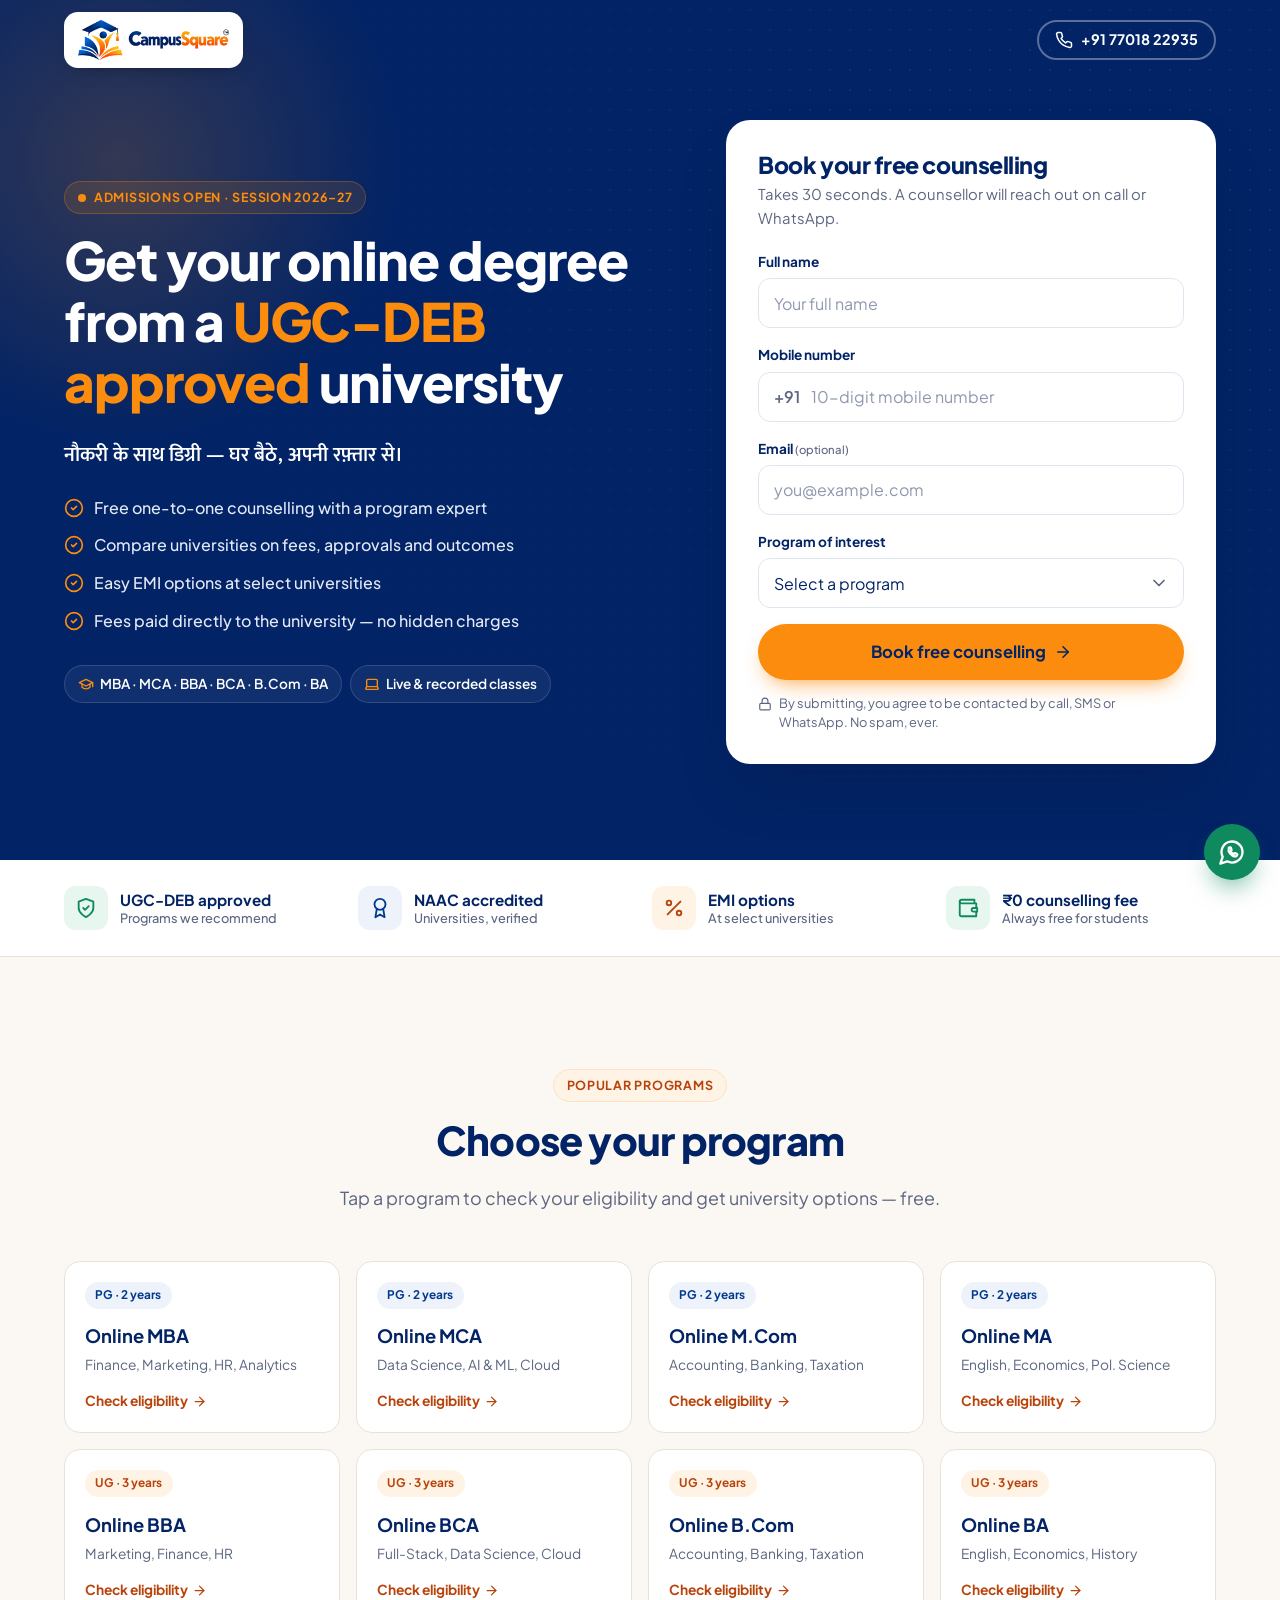
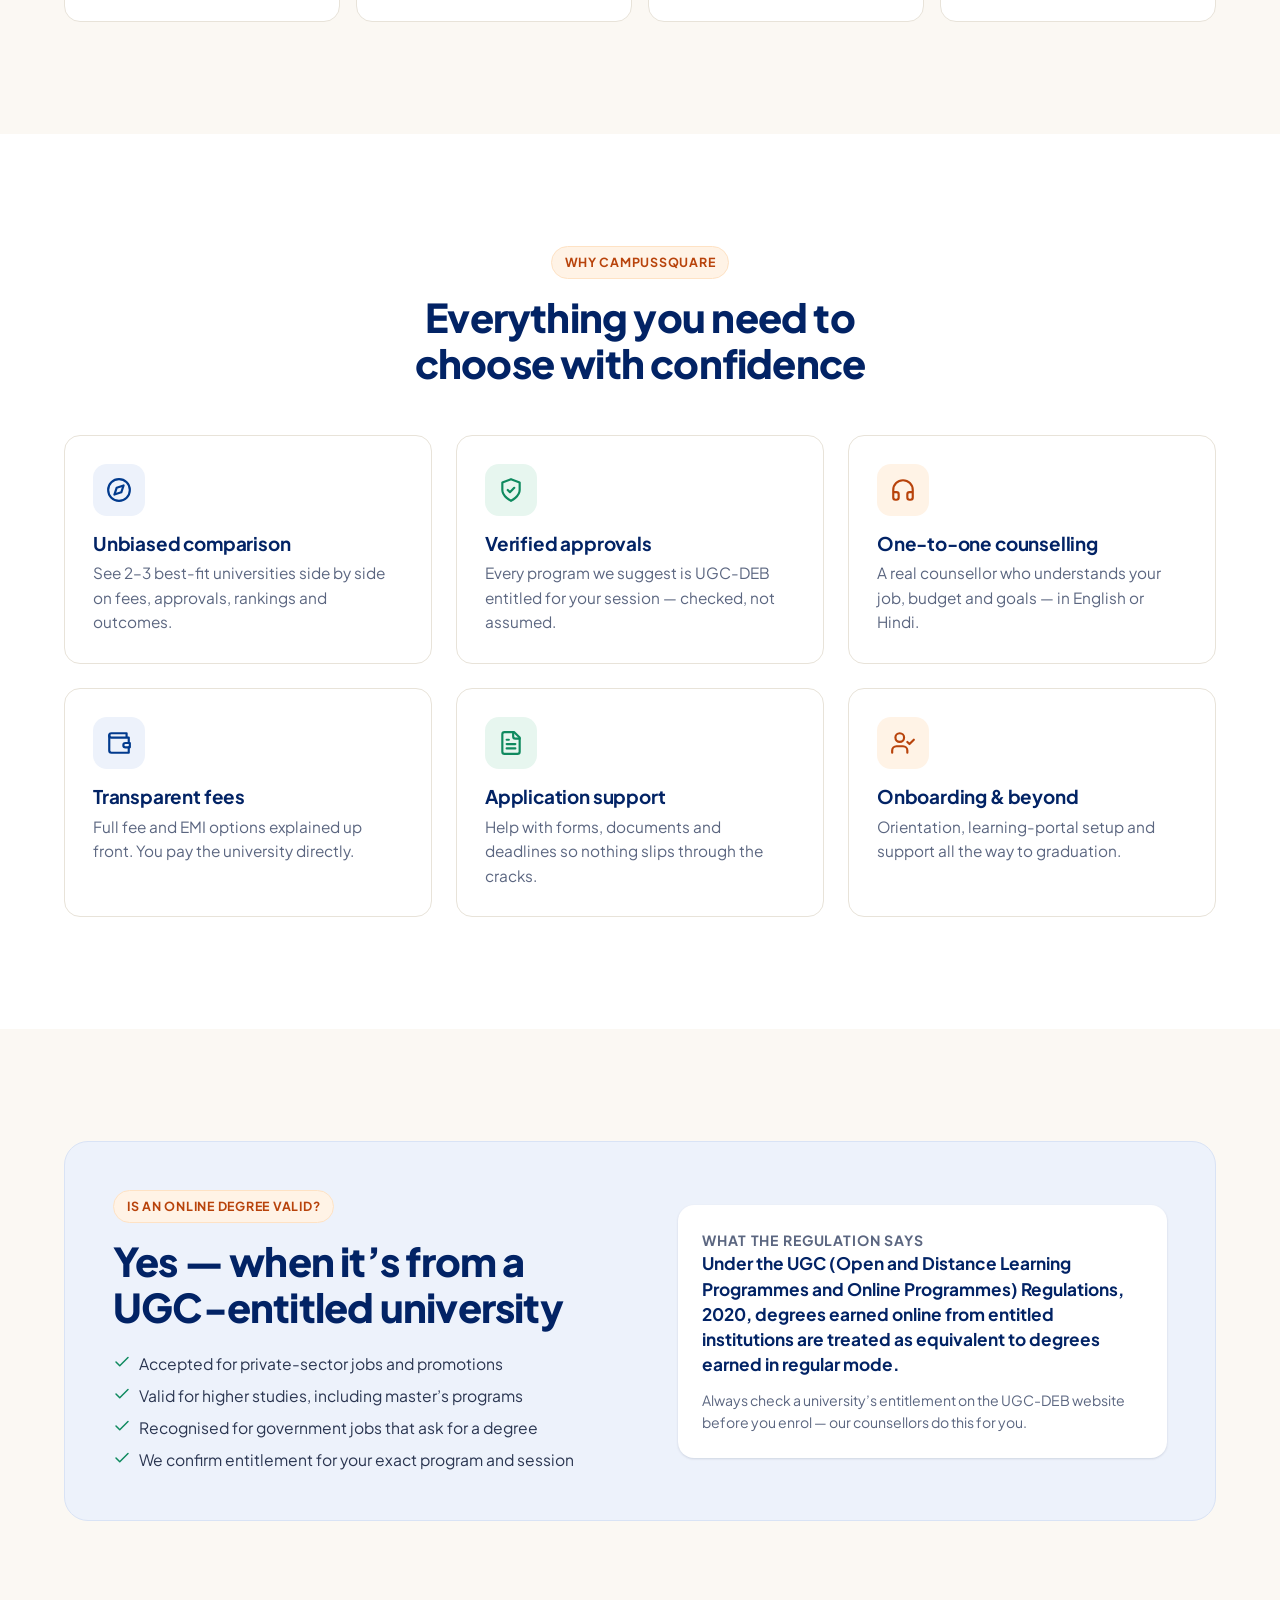
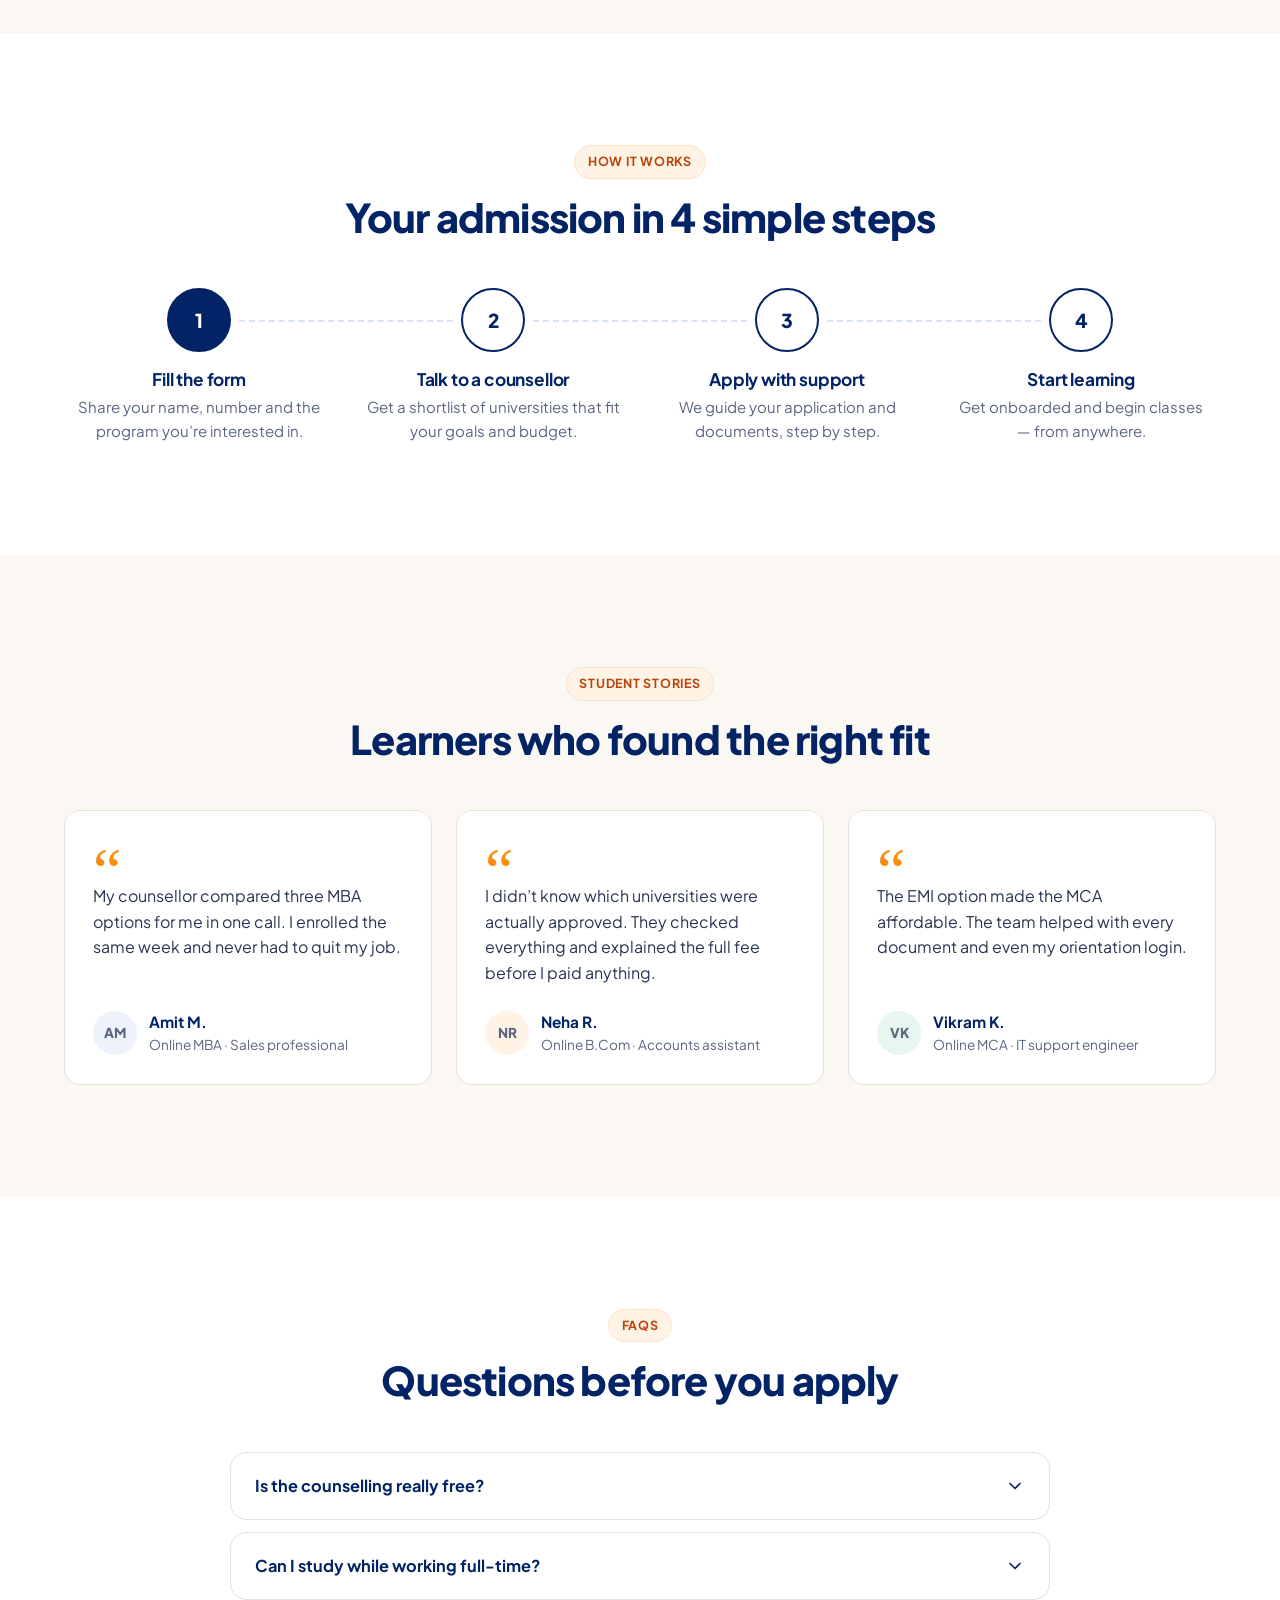
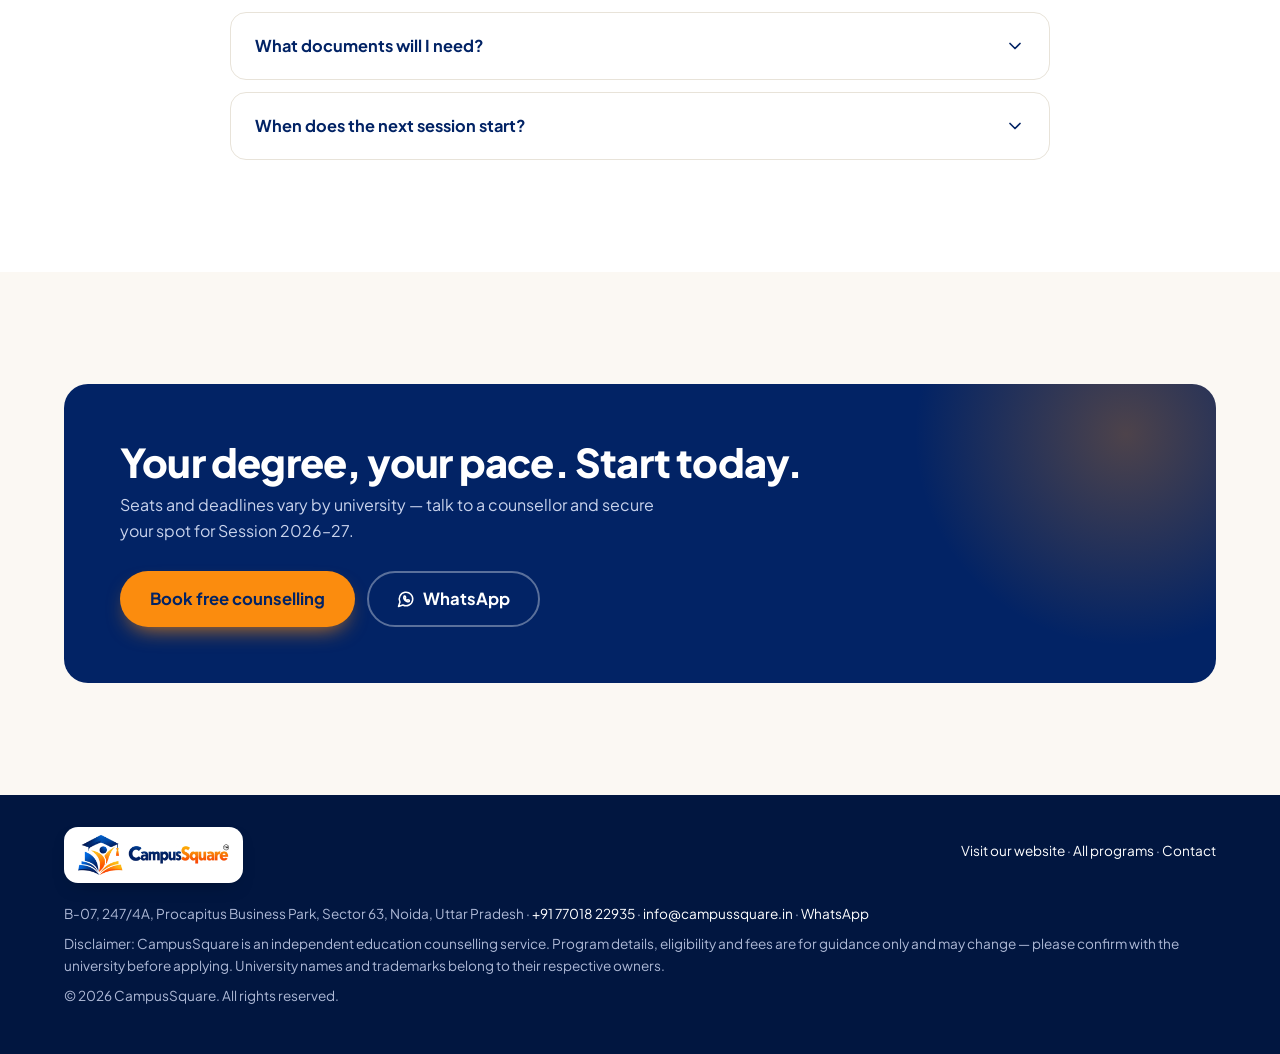
<file: landing.html>
<!doctype html>
<html lang="en">
<head>
  <meta charset="utf-8">
  <meta name="viewport" content="width=device-width, initial-scale=1">
  <title>Admissions Open 2026–27 — Online Degrees | CampusSquare</title>
  <meta name="description" content="Admissions open for Session 2026–27. Get your online MBA, MCA, BBA, BCA, B.Com or BA from a UGC-DEB approved university. Free counselling, EMI options, fees paid directly to the university.">
  <meta name="theme-color" content="#022365">
  <meta property="og:title" content="Admissions Open 2026–27 — Online Degrees from UGC-DEB Approved Universities">
  <meta property="og:description" content="Free one-to-one counselling. Compare universities on fees, approvals and outcomes.">
  <meta property="og:type" content="website">
  <link rel="icon" href="assets/img/favicon.png" type="image/png">
  <link rel="apple-touch-icon" href="assets/img/apple-touch-icon.png">
  <link rel="preconnect" href="https://fonts.googleapis.com">
  <link rel="preconnect" href="https://fonts.gstatic.com" crossorigin>
  <link href="https://fonts.googleapis.com/css2?family=Mukta:wght@500;600;700&family=Plus+Jakarta+Sans:wght@400;500;600;700;800&display=swap" rel="stylesheet">
  <link rel="stylesheet" href="assets/css/styles.css">
  <script>document.documentElement.classList.add('js')</script>
  <script src="assets/js/main.js" defer></script>
</head>
<body class="has-sticky-bar">
  <a class="skip-link" href="#apply">Skip to the form</a>

  <!-- ============ Hero with lead form ============ -->
  <header class="lp-hero">
    <div class="container">
      <div class="lp-nav">
        <a class="brand brand--pill" href="index.html" aria-label="CampusSquare home">
          <img class="brand__logo" src="assets/img/logo-horizontal.png" alt="CampusSquare" width="151" height="40">
        </a>
        <div class="lp-nav__actions">
          <a class="btn btn-ghost btn-sm lp-nav__call" href="tel:+917701822935" aria-label="Call +91 77018 22935"><svg class="icon" aria-hidden="true"><use href="#i-phone"/></svg><span>+91 77018 22935</span></a>
        </div>
      </div>

      <div class="lp-hero__grid">
        <div>
          <span class="eyebrow eyebrow--dark"><span class="pulse" aria-hidden="true"></span> Admissions open · Session 2026–27</span>
          <h1>Get your online degree from a <em>UGC-DEB approved</em> university</h1>
          <p class="lp-hero__hi" lang="hi">नौकरी के साथ डिग्री — घर बैठे, अपनी रफ़्तार से।</p>
          <ul class="lp-bullets">
            <li><svg class="icon" aria-hidden="true"><use href="#i-check-circle"/></svg> Free one-to-one counselling with a program expert</li>
            <li><svg class="icon" aria-hidden="true"><use href="#i-check-circle"/></svg> Compare universities on fees, approvals and outcomes</li>
            <li><svg class="icon" aria-hidden="true"><use href="#i-check-circle"/></svg> Easy EMI options at select universities</li>
            <li><svg class="icon" aria-hidden="true"><use href="#i-check-circle"/></svg> Fees paid directly to the university — no hidden charges</li>
          </ul>
          <div class="lp-proof">
            <span><svg class="icon" aria-hidden="true"><use href="#i-cap"/></svg> MBA · MCA · BBA · BCA · B.Com · BA</span>
            <span><svg class="icon" aria-hidden="true"><use href="#i-laptop"/></svg> Live &amp; recorded classes</span>
          </div>
        </div>

        <div class="form-card" id="apply">
          <div class="form-card__head">
            <h2>Book your free counselling</h2>
            <p>Takes 30 seconds. A counsellor will reach out on call or WhatsApp.</p>
          </div>
          <form data-lead-form data-source="Landing page — hero form">
            <label class="field"><span class="field__label">Full name</span>
              <input class="input" name="name" autocomplete="name" placeholder="Your full name"></label>
            <label class="field"><span class="field__label">Mobile number</span>
              <span class="phone-wrap"><span class="phone-prefix">+91</span><input class="input" name="phone" type="tel" inputmode="numeric" autocomplete="tel-national" maxlength="14" placeholder="10-digit mobile number"></span></label>
            <label class="field"><span class="field__label">Email <small>(optional)</small></span>
              <input class="input" name="email" type="email" autocomplete="email" placeholder="you@example.com"></label>
            <label class="field"><span class="field__label">Program of interest</span>
              <select class="input" name="course" data-course-select></select></label>
            <label class="hp" aria-hidden="true">Website <input name="website" tabindex="-1" autocomplete="off"></label>
            <button class="btn btn-primary btn-lg btn-block" type="submit">Book free counselling <svg class="icon" aria-hidden="true"><use href="#i-arrow"/></svg></button>
            <p class="form-note"><svg class="icon" aria-hidden="true"><use href="#i-lock"/></svg><span>By submitting, you agree to be contacted by call, SMS or WhatsApp. No spam, ever.</span></p>
          </form>
        </div>
      </div>
    </div>
  </header>

  <main id="main">
    <!-- ============ Trust strip ============ -->
    <section class="trust-strip" aria-label="Why learners trust us">
      <div class="container trust-strip__inner">
        <div class="trust-item"><span class="icon-tile icon-tile--sm icon-tile--green"><svg class="icon" aria-hidden="true"><use href="#i-shield"/></svg></span><span>UGC-DEB approved<small>Programs we recommend</small></span></div>
        <div class="trust-item"><span class="icon-tile icon-tile--sm"><svg class="icon" aria-hidden="true"><use href="#i-award"/></svg></span><span>NAAC accredited<small>Universities, verified</small></span></div>
        <div class="trust-item"><span class="icon-tile icon-tile--sm icon-tile--saffron"><svg class="icon" aria-hidden="true"><use href="#i-percent"/></svg></span><span>EMI options<small>At select universities</small></span></div>
        <div class="trust-item"><span class="icon-tile icon-tile--sm icon-tile--green"><svg class="icon" aria-hidden="true"><use href="#i-wallet"/></svg></span><span>₹0 counselling fee<small>Always free for students</small></span></div>
      </div>
    </section>

    <!-- ============ Programs ============ -->
    <section class="section">
      <div class="container">
        <div class="section-head" data-reveal>
          <span class="eyebrow">Popular programs</span>
          <h2>Choose your program</h2>
          <p class="lead">Tap a program to check your eligibility and get university options — free.</p>
        </div>
        <div class="tiles">
          <button class="tile" type="button" data-open-lead data-course="Online MBA" data-reveal style="--d:0"><span class="badge">PG · 2 years</span><strong>Online MBA</strong><span>Finance, Marketing, HR, Analytics</span><em>Check eligibility <svg class="icon" aria-hidden="true"><use href="#i-arrow"/></svg></em></button>
          <button class="tile" type="button" data-open-lead data-course="Online MCA" data-reveal style="--d:1"><span class="badge">PG · 2 years</span><strong>Online MCA</strong><span>Data Science, AI &amp; ML, Cloud</span><em>Check eligibility <svg class="icon" aria-hidden="true"><use href="#i-arrow"/></svg></em></button>
          <button class="tile" type="button" data-open-lead data-course="Online M.Com" data-reveal style="--d:2"><span class="badge">PG · 2 years</span><strong>Online M.Com</strong><span>Accounting, Banking, Taxation</span><em>Check eligibility <svg class="icon" aria-hidden="true"><use href="#i-arrow"/></svg></em></button>
          <button class="tile" type="button" data-open-lead data-course="Online MA" data-reveal style="--d:3"><span class="badge">PG · 2 years</span><strong>Online MA</strong><span>English, Economics, Pol. Science</span><em>Check eligibility <svg class="icon" aria-hidden="true"><use href="#i-arrow"/></svg></em></button>
          <button class="tile" type="button" data-open-lead data-course="Online BBA" data-reveal style="--d:0"><span class="badge badge--saffron">UG · 3 years</span><strong>Online BBA</strong><span>Marketing, Finance, HR</span><em>Check eligibility <svg class="icon" aria-hidden="true"><use href="#i-arrow"/></svg></em></button>
          <button class="tile" type="button" data-open-lead data-course="Online BCA" data-reveal style="--d:1"><span class="badge badge--saffron">UG · 3 years</span><strong>Online BCA</strong><span>Full-Stack, Data Science, Cloud</span><em>Check eligibility <svg class="icon" aria-hidden="true"><use href="#i-arrow"/></svg></em></button>
          <button class="tile" type="button" data-open-lead data-course="Online B.Com" data-reveal style="--d:2"><span class="badge badge--saffron">UG · 3 years</span><strong>Online B.Com</strong><span>Accounting, Banking, Taxation</span><em>Check eligibility <svg class="icon" aria-hidden="true"><use href="#i-arrow"/></svg></em></button>
          <button class="tile" type="button" data-open-lead data-course="Online BA" data-reveal style="--d:3"><span class="badge badge--saffron">UG · 3 years</span><strong>Online BA</strong><span>English, Economics, History</span><em>Check eligibility <svg class="icon" aria-hidden="true"><use href="#i-arrow"/></svg></em></button>
        </div>
      </div>
    </section>

    <!-- ============ Benefits ============ -->
    <section class="section section--white">
      <div class="container">
        <div class="section-head" data-reveal>
          <span class="eyebrow">Why CampusSquare</span>
          <h2>Everything you need to choose with confidence</h2>
        </div>
        <div class="grid grid-3">
          <article class="card" data-reveal style="--d:0"><span class="icon-tile"><svg class="icon" aria-hidden="true"><use href="#i-compass"/></svg></span><h3>Unbiased comparison</h3><p>See 2–3 best-fit universities side by side on fees, approvals, rankings and outcomes.</p></article>
          <article class="card" data-reveal style="--d:1"><span class="icon-tile icon-tile--green"><svg class="icon" aria-hidden="true"><use href="#i-shield"/></svg></span><h3>Verified approvals</h3><p>Every program we suggest is UGC-DEB entitled for your session — checked, not assumed.</p></article>
          <article class="card" data-reveal style="--d:2"><span class="icon-tile icon-tile--saffron"><svg class="icon" aria-hidden="true"><use href="#i-headset"/></svg></span><h3>One-to-one counselling</h3><p>A real counsellor who understands your job, budget and goals — in English or Hindi.</p></article>
          <article class="card" data-reveal style="--d:0"><span class="icon-tile"><svg class="icon" aria-hidden="true"><use href="#i-wallet"/></svg></span><h3>Transparent fees</h3><p>Full fee and EMI options explained up front. You pay the university directly.</p></article>
          <article class="card" data-reveal style="--d:1"><span class="icon-tile icon-tile--green"><svg class="icon" aria-hidden="true"><use href="#i-file"/></svg></span><h3>Application support</h3><p>Help with forms, documents and deadlines so nothing slips through the cracks.</p></article>
          <article class="card" data-reveal style="--d:2"><span class="icon-tile icon-tile--saffron"><svg class="icon" aria-hidden="true"><use href="#i-usercheck"/></svg></span><h3>Onboarding &amp; beyond</h3><p>Orientation, learning-portal setup and support all the way to graduation.</p></article>
        </div>
      </div>
    </section>

    <!-- ============ Validity explainer ============ -->
    <section class="section">
      <div class="container">
        <div class="validity split split--even" data-reveal>
          <div>
            <span class="eyebrow">Is an online degree valid?</span>
            <h2>Yes — when it’s from a UGC-entitled university</h2>
            <ul class="ticks">
              <li><svg class="icon" aria-hidden="true"><use href="#i-check"/></svg> Accepted for private-sector jobs and promotions</li>
              <li><svg class="icon" aria-hidden="true"><use href="#i-check"/></svg> Valid for higher studies, including master’s programs</li>
              <li><svg class="icon" aria-hidden="true"><use href="#i-check"/></svg> Recognised for government jobs that ask for a degree</li>
              <li><svg class="icon" aria-hidden="true"><use href="#i-check"/></svg> We confirm entitlement for your exact program and session</li>
            </ul>
          </div>
          <div class="reg-card">
            <p class="reg-card__kicker">What the regulation says</p>
            <blockquote>Under the UGC (Open and Distance Learning Programmes and Online Programmes) Regulations, 2020, degrees earned online from entitled institutions are treated as equivalent to degrees earned in regular mode.</blockquote>
            <p>Always check a university’s entitlement on the UGC-DEB website before you enrol — our counsellors do this for you.</p>
          </div>
        </div>
      </div>
    </section>

    <!-- ============ Steps ============ -->
    <section class="section section--white">
      <div class="container">
        <div class="section-head" data-reveal>
          <span class="eyebrow">How it works</span>
          <h2>Your admission in 4 simple steps</h2>
        </div>
        <ol class="steps">
          <li class="step" data-reveal style="--d:0"><span class="step__num">1</span><h3>Fill the form</h3><p>Share your name, number and the program you’re interested in.</p></li>
          <li class="step" data-reveal style="--d:1"><span class="step__num">2</span><h3>Talk to a counsellor</h3><p>Get a shortlist of universities that fit your goals and budget.</p></li>
          <li class="step" data-reveal style="--d:2"><span class="step__num">3</span><h3>Apply with support</h3><p>We guide your application and documents, step by step.</p></li>
          <li class="step" data-reveal style="--d:3"><span class="step__num">4</span><h3>Start learning</h3><p>Get onboarded and begin classes — from anywhere.</p></li>
        </ol>
      </div>
    </section>

    <!-- ============ Testimonials ============ -->
    <!-- PLACEHOLDER testimonials: replace with real, consented student reviews before running ads. -->
    <section class="section">
      <div class="container">
        <div class="section-head" data-reveal>
          <span class="eyebrow">Student stories</span>
          <h2>Learners who found the right fit</h2>
        </div>
        <div class="grid grid-3">
          <figure class="quote" data-reveal style="--d:0">
            <span class="quote__mark" aria-hidden="true">“</span>
            <blockquote>My counsellor compared three MBA options for me in one call. I enrolled the same week and never had to quit my job.</blockquote>
            <figcaption class="quote__who"><span class="avatar">AM</span><span><strong>Amit M.</strong><span>Online MBA · Sales professional</span></span></figcaption>
          </figure>
          <figure class="quote" data-reveal style="--d:1">
            <span class="quote__mark" aria-hidden="true">“</span>
            <blockquote>I didn’t know which universities were actually approved. They checked everything and explained the full fee before I paid anything.</blockquote>
            <figcaption class="quote__who"><span class="avatar avatar--saffron">NR</span><span><strong>Neha R.</strong><span>Online B.Com · Accounts assistant</span></span></figcaption>
          </figure>
          <figure class="quote" data-reveal style="--d:2">
            <span class="quote__mark" aria-hidden="true">“</span>
            <blockquote>The EMI option made the MCA affordable. The team helped with every document and even my orientation login.</blockquote>
            <figcaption class="quote__who"><span class="avatar avatar--green">VK</span><span><strong>Vikram K.</strong><span>Online MCA · IT support engineer</span></span></figcaption>
          </figure>
        </div>
      </div>
    </section>

    <!-- ============ FAQ ============ -->
    <section class="section section--white">
      <div class="container">
        <div class="section-head" data-reveal>
          <span class="eyebrow">FAQs</span>
          <h2>Questions before you apply</h2>
        </div>
        <div class="faq">
          <details>
            <summary>Is the counselling really free? <svg class="icon" aria-hidden="true"><use href="#i-chevron"/></svg></summary>
            <p>Yes. Counselling, comparison and application support are free for students. You pay the program fee only to the university.</p>
          </details>
          <details>
            <summary>Can I study while working full-time? <svg class="icon" aria-hidden="true"><use href="#i-chevron"/></svg></summary>
            <p>Yes. Online programs are designed for working learners, with recorded lectures, weekend live sessions and online exams at most universities.</p>
          </details>
          <details>
            <summary>What documents will I need? <svg class="icon" aria-hidden="true"><use href="#i-chevron"/></svg></summary>
            <p>Usually your 10th and 12th mark sheets (plus graduation mark sheets for a PG program), a photo ID such as Aadhaar, and a passport-size photo. Your counsellor will share the exact list for your university.</p>
          </details>
          <details>
            <summary>When does the next session start? <svg class="icon" aria-hidden="true"><use href="#i-chevron"/></svg></summary>
            <p>Most universities run two intakes a year, typically around January and July. Deadlines vary, so book a call to see the current dates for your program.</p>
          </details>
        </div>
      </div>
    </section>

    <!-- ============ Final CTA ============ -->
    <section class="section">
      <div class="container">
        <div class="panel-dark cta-band" data-reveal>
          <div>
            <h2>Your degree, your pace. Start today.</h2>
            <p>Seats and deadlines vary by university — talk to a counsellor and secure your spot for Session 2026–27.</p>
          </div>
          <div class="btn-row">
            <a class="btn btn-primary btn-lg" href="#apply">Book free counselling</a>
            <a class="btn btn-ghost btn-lg" href="https://wa.me/919540542226?text=Hi%20CampusSquare%2C%20I%27d%20like%20to%20know%20about%20admissions%202026-27." target="_blank" rel="noopener"><svg class="icon" aria-hidden="true"><use href="#i-whatsapp"/></svg> WhatsApp</a>
          </div>
        </div>
      </div>
    </section>
  </main>

  <footer class="lp-footer">
    <div class="container">
      <div class="lp-footer__inner">
        <a class="brand brand--pill" href="index.html" aria-label="CampusSquare home">
          <img class="brand__logo" src="assets/img/logo-horizontal.png" alt="CampusSquare" width="151" height="40">
        </a>
        <p><a href="index.html">Visit our website</a> · <a href="courses.html">All programs</a> · <a href="contact.html">Contact</a></p>
      </div>
      <p>B-07, 247/4A, Procapitus Business Park, Sector 63, Noida, Uttar Pradesh · <a href="tel:+917701822935">+91 77018 22935</a> · <a href="mailto:info@campussquare.in">info@campussquare.in</a> · <a href="https://wa.me/919540542226" target="_blank" rel="noopener">WhatsApp</a></p>
      <p>Disclaimer: CampusSquare is an independent education counselling service. Program details, eligibility and fees are for guidance only and may change — please confirm with the university before applying. University names and trademarks belong to their respective owners.</p>
      <p>© <span data-year>2026</span> CampusSquare. All rights reserved.</p>
    </div>
  </footer>

  <!-- Desktop floating WhatsApp / mobile sticky action bar -->
  <a class="float-wa" href="https://wa.me/919540542226?text=Hi%20CampusSquare%2C%20I%27d%20like%20free%20counselling." target="_blank" rel="noopener" aria-label="Chat with us on WhatsApp"><svg class="icon" aria-hidden="true"><use href="#i-whatsapp"/></svg></a>
  <nav class="sticky-bar" aria-label="Quick actions">
    <a class="btn btn-outline" href="tel:+917701822935"><svg class="icon" aria-hidden="true"><use href="#i-phone"/></svg> Call</a>
    <a class="btn btn-whatsapp" href="https://wa.me/919540542226?text=Hi%20CampusSquare%2C%20I%27d%20like%20free%20counselling." target="_blank" rel="noopener"><svg class="icon" aria-hidden="true"><use href="#i-whatsapp"/></svg> WhatsApp</a>
    <a class="btn btn-primary" href="#apply">Apply now</a>
  </nav>
</body>
</html>
</file>
<file: assets/css/styles.css>
/* ==========================================================================
   CampusSquare — shared stylesheet
   Sections: tokens · base · layout · buttons · header · hero · cards ·
   programs · steps · school · faq · cta · footer · forms · modal ·
   inner pages (about, courses, contact) · landing page · utilities
   ========================================================================== */

:root {
  /* Brand colours */
  /* sampled from the CampusSquare logo: navy = "Campus" lettering, 800 = cap, 700 = book pages, orange = book pages */
  --navy-950: #011640;
  --navy-900: #022365;
  --navy-800: #013a8d;
  --navy-700: #02449e;
  --navy-100: #d9e3f5;
  --navy-50: #edf2fb;
  --saffron: #fb8c0e;
  --saffron-hover: #fd9f30;
  --saffron-100: #fee2c4;
  --saffron-50: #fff3e6;
  --saffron-ink: #b8430b; /* the logo's deep orange, dark enough for text on white (5.5:1) */
  --green: #0f8a5f;
  --green-50: #e7f6ef;
  --danger: #c2362b;

  /* Surfaces & text */
  --paper: #fbf8f3;
  --surface: #ffffff;
  --ink: #022365;
  --text: #2a3550;
  --muted: #5b6680;
  --on-dark: #c9d3ec;
  --line: #e8e3d9;
  --line-cool: #dfe5f0;

  /* Shape & depth */
  --radius-sm: 10px;
  --radius: 16px;
  --radius-lg: 24px;
  --shadow-sm: 0 1px 2px rgba(11, 26, 63, 0.06), 0 1px 3px rgba(11, 26, 63, 0.08);
  --shadow: 0 12px 30px -12px rgba(11, 26, 63, 0.2), 0 2px 6px rgba(11, 26, 63, 0.05);
  --shadow-lg: 0 30px 60px -20px rgba(11, 26, 63, 0.35);

  /* Type */
  --font: "Plus Jakarta Sans", "Mukta", system-ui, -apple-system, "Segoe UI", Roboto, sans-serif;
  --font-hi: "Mukta", "Plus Jakarta Sans", system-ui, sans-serif;

  --container: 1200px;
  --header-h: 72px;
}

/* ---------- Base ---------- */
*,
*::before,
*::after { box-sizing: border-box; }

html {
  -webkit-text-size-adjust: 100%;
  scroll-behavior: smooth;
  scroll-padding-top: calc(var(--header-h) + 16px);
}

body {
  margin: 0;
  font-family: var(--font);
  font-size: 16px;
  line-height: 1.6;
  color: var(--text);
  background: var(--paper);
  -webkit-font-smoothing: antialiased;
  text-rendering: optimizeLegibility;
}

h1, h2, h3, h4 {
  margin: 0 0 0.5em;
  color: var(--ink);
  font-weight: 800;
  line-height: 1.15;
  letter-spacing: -0.02em;
  text-wrap: balance;
}
h1 { font-size: clamp(2.1rem, 4.4vw, 3.5rem); }
h2 { font-size: clamp(1.7rem, 3.1vw, 2.5rem); }
h3 { font-size: 1.18rem; font-weight: 700; letter-spacing: -0.01em; }
p { margin: 0 0 1em; }
a { color: inherit; }
img { display: block; max-width: 100%; height: auto; }
[hidden] { display: none !important; }

:focus-visible { outline: 3px solid var(--saffron); outline-offset: 2px; }

.icon {
  width: 20px;
  height: 20px;
  flex-shrink: 0;
  display: inline-block;
  vertical-align: middle;
  fill: none;
  stroke: currentColor;
  stroke-width: 2;
  stroke-linecap: round;
  stroke-linejoin: round;
}

.sr-only {
  position: absolute !important;
  width: 1px; height: 1px;
  padding: 0; margin: -1px;
  overflow: hidden; clip: rect(0, 0, 0, 0);
  white-space: nowrap; border: 0;
}

.skip-link {
  position: absolute;
  left: 16px; top: -60px;
  z-index: 200;
  padding: 0.6rem 1rem;
  border-radius: 10px;
  background: var(--navy-900);
  color: #fff;
  font-weight: 700;
  text-decoration: none;
}
.skip-link:focus { top: 12px; }

/* ---------- Layout ---------- */
.container {
  width: 100%;
  max-width: var(--container);
  margin: 0 auto;
  padding: 0 24px;
}
@media (max-width: 560px) { .container { padding: 0 16px; } }

.section { padding: clamp(64px, 9vw, 112px) 0; }
.section--tight { padding: clamp(40px, 6vw, 72px) 0; }
.section--white { background: var(--surface); }
.section--flush-top { padding-top: 0; }

.section-head { max-width: 720px; margin: 0 auto 48px; text-align: center; }
.section-head--left { margin-left: 0; text-align: left; }
.section-head p:last-child { margin-bottom: 0; }

.lead { font-size: 1.12rem; color: var(--muted); }
.hi { font-family: var(--font-hi); font-weight: 600; }
.text-center { text-align: center; }
.mt-lg { margin-top: 40px; }

.eyebrow {
  display: inline-flex;
  align-items: center;
  gap: 0.5rem;
  margin-bottom: 1rem;
  padding: 0.35rem 0.8rem;
  border: 1px solid var(--saffron-100);
  border-radius: 999px;
  background: var(--saffron-50);
  color: var(--saffron-ink);
  font-size: 0.78rem;
  font-weight: 700;
  letter-spacing: 0.06em;
  text-transform: uppercase;
}
.eyebrow--dark {
  border-color: rgba(251, 140, 14, 0.28);
  background: rgba(251, 140, 14, 0.12);
  color: var(--saffron);
}
.pulse {
  width: 8px; height: 8px;
  border-radius: 50%;
  background: var(--saffron);
  box-shadow: 0 0 0 0 rgba(251, 140, 14, 0.6);
  animation: pulse 2s infinite;
}
@keyframes pulse {
  70% { box-shadow: 0 0 0 8px rgba(251, 140, 14, 0); }
  100% { box-shadow: 0 0 0 0 rgba(251, 140, 14, 0); }
}

.grid { display: grid; gap: 24px; }
.grid-4 { grid-template-columns: repeat(4, 1fr); }
.grid-3 { grid-template-columns: repeat(3, 1fr); }
.grid-2 { grid-template-columns: repeat(2, 1fr); }
@media (max-width: 1024px) {
  .grid-4, .grid-3 { grid-template-columns: repeat(2, 1fr); }
}
@media (max-width: 640px) {
  .grid-4, .grid-3, .grid-2 { grid-template-columns: 1fr; }
}

/* ---------- Buttons ---------- */
.btn {
  --h: 48px;
  display: inline-flex;
  align-items: center;
  justify-content: center;
  gap: 0.5rem;
  min-height: var(--h);
  padding: 0 1.35rem;
  border: 2px solid transparent;
  border-radius: 999px;
  font: inherit;
  font-size: 0.97rem;
  font-weight: 700;
  line-height: 1.1;
  text-align: center;
  text-decoration: none;
  white-space: nowrap;
  cursor: pointer;
  transition: transform 0.15s ease, box-shadow 0.2s ease, background-color 0.2s ease, color 0.2s ease, border-color 0.2s ease;
}
.btn .icon { width: 18px; height: 18px; }
.btn:hover { transform: translateY(-1px); }
.btn:active { transform: translateY(0); }
.btn[disabled] { opacity: 0.7; cursor: wait; transform: none; }

.btn-primary {
  background: var(--saffron);
  color: var(--navy-900);
  box-shadow: 0 10px 22px -10px rgba(251, 140, 14, 0.9);
}
.btn-primary:hover { background: var(--saffron-hover); }
.btn-dark { background: var(--navy-900); color: #fff; }
.btn-dark:hover { background: var(--navy-800); }
.btn-outline { border-color: var(--navy-900); background: transparent; color: var(--navy-900); }
.btn-outline:hover { background: var(--navy-900); color: #fff; }
.btn-ghost { border-color: rgba(255, 255, 255, 0.35); background: transparent; color: #fff; }
.btn-ghost:hover { border-color: #fff; background: rgba(255, 255, 255, 0.08); }
.btn-whatsapp { background: var(--green); color: #fff; }
.btn-whatsapp:hover { background: #0c7a54; }
.btn-white { background: #fff; color: var(--navy-900); }

.btn-sm { --h: 40px; padding: 0 1rem; font-size: 0.9rem; }
.btn-lg { --h: 56px; padding: 0 1.75rem; font-size: 1.04rem; }
.btn-block { width: 100%; white-space: normal; }

.link-btn {
  display: inline-flex;
  align-items: center;
  gap: 0.3rem;
  padding: 0;
  border: 0;
  background: none;
  color: var(--navy-800);
  font: inherit;
  font-size: 0.92rem;
  font-weight: 700;
  text-decoration: none;
  cursor: pointer;
}
.link-btn .icon { width: 16px; height: 16px; transition: transform 0.2s ease; }
.link-btn:hover { color: var(--saffron-ink); }
.link-btn:hover .icon { transform: translateX(3px); }

/* ---------- Brand (logo artwork in assets/img) ---------- */
.brand { display: inline-flex; flex-shrink: 0; align-items: center; text-decoration: none; }
.brand__logo { display: block; width: auto; height: 52px; }
.brand--pill { padding: 8px 14px; border-radius: 14px; background: #fff; box-shadow: 0 8px 20px -12px rgba(0, 0, 0, 0.5); }
.brand--pill .brand__logo { height: 40px; }
.footer-logo { display: inline-block; padding: 16px 18px; border-radius: var(--radius); background: #fff; }
.footer-logo img { display: block; width: 200px; height: auto; }
@media (max-width: 420px) {
  .brand__logo { height: 40px; }
  .brand--pill .brand__logo { height: 34px; }
}

/* ---------- Top bar & header ---------- */
.topbar { background: var(--navy-900); color: var(--on-dark); font-size: 0.85rem; }
.topbar__inner { display: flex; align-items: center; justify-content: space-between; gap: 1rem; min-height: 40px; }
.topbar__note { display: flex; align-items: center; gap: 0.55rem; margin: 0; }
.topbar__links { display: flex; gap: 1.25rem; }
.topbar__links a { display: inline-flex; align-items: center; gap: 0.4rem; color: #fff; text-decoration: none; }
.topbar__links a:hover { color: var(--saffron); }
.topbar .icon { width: 15px; height: 15px; }
@media (max-width: 760px) { .topbar__links .topbar__wa { display: none; } } /* floating WhatsApp button covers phones */
@media (max-width: 380px) { .topbar__links .topbar__email { display: none; } }
@media (max-width: 760px) {
  .topbar__note { display: none; }
  .topbar__inner { justify-content: center; }
}

.site-header {
  position: sticky;
  top: 0;
  z-index: 50;
  border-bottom: 1px solid transparent;
  background: rgba(251, 248, 243, 0.9);
  -webkit-backdrop-filter: saturate(1.4) blur(12px);
  backdrop-filter: saturate(1.4) blur(12px);
  transition: border-color 0.2s ease, box-shadow 0.2s ease;
}
.site-header.is-scrolled { border-color: var(--line); box-shadow: 0 8px 24px -18px rgba(11, 26, 63, 0.45); }

.nav { display: flex; align-items: center; justify-content: space-between; gap: 1rem; height: var(--header-h); }
.nav__menu { display: flex; align-items: center; gap: 0.25rem; }
.nav__menu a:not(.btn) {
  padding: 0.55rem 0.9rem;
  border-radius: 999px;
  color: var(--text);
  font-size: 0.97rem;
  font-weight: 600;
  text-decoration: none;
  transition: background-color 0.2s ease, color 0.2s ease;
}
.nav__menu a:not(.btn):hover,
.nav__menu a.active { background: var(--navy-50); color: var(--ink); }
.nav__cta { margin-left: 0.5rem; }
.nav__toggle { display: none; }

@media (max-width: 900px) {
  .nav__toggle {
    display: inline-flex;
    align-items: center;
    justify-content: center;
    width: 44px; height: 44px;
    border: 1px solid var(--line);
    border-radius: 12px;
    background: #fff;
    color: var(--ink);
    cursor: pointer;
  }
  .nav__toggle .icon-close { display: none; }
  .nav__toggle[aria-expanded="true"] .icon-open { display: none; }
  .nav__toggle[aria-expanded="true"] .icon-close { display: inline-block; }
  .nav__menu {
    position: absolute;
    top: 100%; left: 0; right: 0;
    display: none;
    flex-direction: column;
    align-items: stretch;
    gap: 0.25rem;
    padding: 12px 16px 20px;
    border-bottom: 1px solid var(--line);
    background: var(--paper);
    box-shadow: 0 24px 30px -24px rgba(11, 26, 63, 0.4);
  }
  .nav__menu.is-open { display: flex; }
  .nav__menu a:not(.btn) { padding: 0.85rem 1rem; border-radius: 12px; }
  .nav__cta { margin: 0.5rem 0 0; }
}

/* ---------- Home hero ---------- */
.hero { position: relative; overflow: hidden; padding: clamp(40px, 6vw, 80px) 0 clamp(56px, 8vw, 96px); }
.hero::before {
  content: "";
  position: absolute;
  inset: 0;
  background: radial-gradient(55% 60% at 88% 15%, rgba(251, 140, 14, 0.16), transparent 62%);
  pointer-events: none;
}
.hero__grid {
  position: relative;
  display: grid;
  grid-template-columns: 1.1fr 0.9fr;
  gap: clamp(32px, 5vw, 72px);
  align-items: center;
}
.hero h1 em, .page-hero h1 em {
  padding: 0 0.08em;
  font-style: normal;
  background: linear-gradient(transparent 60%, rgba(251, 140, 14, 0.5) 60%);
  -webkit-box-decoration-break: clone;
  box-decoration-break: clone;
}
.hero__hi { margin-bottom: 1rem; color: var(--navy-700); font-family: var(--font-hi); font-size: clamp(1.1rem, 2vw, 1.32rem); font-weight: 600; line-height: 1.4; }
.hero__text { max-width: 560px; color: var(--muted); font-size: 1.1rem; }
.hero__actions { display: flex; flex-wrap: wrap; gap: 0.75rem; margin: 1.75rem 0; }
.trust-list {
  display: flex;
  flex-wrap: wrap;
  gap: 0.5rem 1.25rem;
  margin: 0;
  padding: 0;
  list-style: none;
  color: var(--text);
  font-size: 0.92rem;
  font-weight: 600;
}
.trust-list li { display: inline-flex; align-items: center; gap: 0.4rem; }
.trust-list .icon { width: 18px; height: 18px; color: var(--green); }

.hero__visual { position: relative; padding: 36px 0; }
.hero__blob {
  position: absolute;
  inset: 0 4% 0 8%;
  overflow: hidden;
  border-radius: 32px;
  background: var(--navy-900);
  transform: rotate(-4deg);
}
.hero__blob::after {
  content: "";
  position: absolute;
  inset: 0;
  background-image: radial-gradient(rgba(255, 255, 255, 0.16) 1.2px, transparent 1.2px);
  background-size: 18px 18px;
}
.float-chip {
  position: absolute;
  z-index: 2;
  display: inline-flex;
  align-items: center;
  gap: 0.5rem;
  padding: 0.6rem 0.9rem;
  border-radius: 14px;
  background: #fff;
  box-shadow: var(--shadow);
  color: var(--ink);
  font-size: 0.84rem;
  font-weight: 700;
  animation: float 6s ease-in-out infinite;
}
.float-chip .icon { width: 18px; height: 18px; color: var(--green); }
.float-chip--a { top: 4px; left: 0; }
.float-chip--b { right: 0; bottom: 6px; background: var(--saffron); animation-delay: -3s; }
.float-chip--b strong { font-size: 1.05rem; }
@keyframes float { 50% { transform: translateY(-8px); } }

@media (max-width: 960px) {
  .hero__grid { grid-template-columns: 1fr; }
  .hero__visual { width: 100%; max-width: 480px; margin: 0 auto; }
}

/* Course finder card */
.finder {
  position: relative;
  z-index: 1;
  max-width: 420px;
  margin: 0 auto;
  padding: 28px;
  border-radius: var(--radius-lg);
  background: #fff;
  box-shadow: var(--shadow-lg);
}
.finder__head { display: flex; align-items: center; gap: 0.85rem; margin-bottom: 1.25rem; }
.finder__title { margin: 0; font-size: 1.15rem; }
.finder__head p { margin: 0; color: var(--muted); font-size: 0.9rem; }
.finder__perks {
  display: flex;
  flex-wrap: wrap;
  justify-content: center;
  gap: 0.4rem 1rem;
  margin: 1rem 0 0;
  padding: 0;
  list-style: none;
  color: var(--muted);
  font-size: 0.82rem;
  font-weight: 600;
}
.finder__perks li { display: inline-flex; align-items: center; gap: 0.3rem; }
.finder__perks .icon { width: 15px; height: 15px; color: var(--green); }

.seg-group { margin: 0 0 1rem; padding: 0; border: 0; }
.seg-group legend { margin-bottom: 0.5rem; padding: 0; color: var(--ink); font-size: 0.85rem; font-weight: 700; }
.seg-options { display: grid; grid-template-columns: repeat(3, 1fr); gap: 0.4rem; }
.seg { position: relative; }
.seg input { position: absolute; inset: 0; margin: 0; opacity: 0; cursor: pointer; }
.seg span {
  display: block;
  padding: 0.6rem 0.3rem;
  border: 1.5px solid var(--line-cool);
  border-radius: 12px;
  font-size: 0.85rem;
  font-weight: 600;
  text-align: center;
  transition: background-color 0.2s ease, border-color 0.2s ease, color 0.2s ease;
}
.seg input:checked + span { border-color: var(--navy-900); background: var(--navy-900); color: #fff; }
.seg input:focus-visible + span { outline: 3px solid var(--saffron); outline-offset: 2px; }

/* ---------- Promise / stats band ---------- */
.stats {
  display: grid;
  grid-template-columns: repeat(4, 1fr);
  gap: 24px;
  padding: clamp(24px, 4vw, 40px);
  border-radius: var(--radius-lg);
  background: var(--navy-900);
  color: var(--on-dark);
}
.stat { padding-left: 18px; border-left: 2px solid rgba(255, 255, 255, 0.12); }
.stat strong { display: block; margin-bottom: 0.2rem; color: var(--saffron); font-size: clamp(1.7rem, 3vw, 2.3rem); font-weight: 800; line-height: 1.1; }
.stat span { font-size: 0.93rem; }
@media (max-width: 860px) { .stats { grid-template-columns: repeat(2, 1fr); } }
@media (max-width: 420px) { .stats { grid-template-columns: 1fr; } }

/* ---------- Cards ---------- */
.card {
  padding: 28px;
  border: 1px solid var(--line);
  border-radius: var(--radius);
  background: var(--surface);
  transition: transform 0.2s ease, box-shadow 0.2s ease, border-color 0.2s ease;
}
.card:hover { border-color: transparent; box-shadow: var(--shadow); transform: translateY(-3px); }
.card h3 { margin-bottom: 0.4rem; }
.card p { margin: 0; color: var(--muted); font-size: 0.96rem; }

.icon-tile {
  display: grid;
  place-items: center;
  width: 52px; height: 52px;
  margin-bottom: 1.1rem;
  border-radius: 14px;
  background: var(--navy-50);
  color: var(--navy-800);
}
.icon-tile .icon { width: 26px; height: 26px; }
.icon-tile--sm { width: 44px; height: 44px; margin: 0; border-radius: 12px; }
.icon-tile--sm .icon { width: 22px; height: 22px; }
.icon-tile--saffron { background: var(--saffron-50); color: var(--saffron-ink); }
.icon-tile--green { background: var(--green-50); color: var(--green); }

.ticks { display: grid; gap: 0.45rem; margin: 1rem 0 0; padding: 0; list-style: none; }
.ticks li { display: flex; align-items: flex-start; gap: 0.5rem; color: var(--text); font-size: 0.93rem; }
.ticks .icon { width: 18px; height: 18px; margin-top: 2px; color: var(--green); }

/* ---------- Program cards & tabs ---------- */
.tabs {
  display: flex;
  gap: 0.35rem;
  width: max-content;
  max-width: 100%;
  margin: 0 auto 36px;
  padding: 6px;
  overflow-x: auto;
  border: 1px solid var(--line);
  border-radius: 999px;
  background: #fff;
}
.tab {
  padding: 0.65rem 1.2rem;
  border: 0;
  border-radius: 999px;
  background: transparent;
  color: var(--muted);
  font: inherit;
  font-size: 0.95rem;
  font-weight: 700;
  white-space: nowrap;
  cursor: pointer;
  transition: background-color 0.2s ease, color 0.2s ease;
}
.tab:hover { color: var(--ink); }
.tab[aria-selected="true"] { background: var(--navy-900); color: #fff; }

.program {
  display: flex;
  flex-direction: column;
  padding: 24px;
  border: 1px solid var(--line);
  border-radius: var(--radius);
  background: #fff;
  transition: transform 0.2s ease, box-shadow 0.2s ease, border-color 0.2s ease;
}
.program:hover { border-color: transparent; box-shadow: var(--shadow); transform: translateY(-3px); }
.program__top { display: flex; align-items: center; justify-content: space-between; gap: 0.5rem; margin-bottom: 1rem; }
.program h3 { margin: 0; }
.program__full { margin: 0.2rem 0 1rem; color: var(--muted); font-size: 0.9rem; }
.program__foot {
  display: flex;
  align-items: center;
  justify-content: space-between;
  gap: 0.5rem;
  margin-top: auto;
  padding-top: 1rem;
  border-top: 1px dashed var(--line);
}
.program__dur { display: inline-flex; align-items: center; gap: 0.35rem; color: var(--text); font-size: 0.88rem; font-weight: 600; }
.program__dur .icon { width: 16px; height: 16px; color: var(--muted); }

.badge {
  display: inline-flex;
  align-items: center;
  gap: 0.3rem;
  padding: 0.25rem 0.65rem;
  border-radius: 999px;
  background: var(--navy-50);
  color: var(--navy-800);
  font-size: 0.74rem;
  font-weight: 700;
  white-space: nowrap;
}
.badge--saffron { background: var(--saffron-50); color: var(--saffron-ink); }
.badge--green { background: var(--green-50); color: var(--green); }

.chips { display: flex; flex-wrap: wrap; gap: 0.4rem; margin: 0 0 1.25rem; padding: 0; list-style: none; }
.chips li {
  padding: 0.28rem 0.6rem;
  border: 1px solid var(--line);
  border-radius: 8px;
  background: var(--paper);
  color: var(--text);
  font-size: 0.78rem;
  font-weight: 600;
}

/* ---------- Split layout & checklist ---------- */
.split { display: grid; grid-template-columns: 0.9fr 1.1fr; gap: clamp(32px, 6vw, 80px); align-items: center; }
.split--even { grid-template-columns: 1fr 1fr; }
@media (max-width: 960px) { .split, .split--even { grid-template-columns: 1fr; } }

.check-grid { display: grid; grid-template-columns: repeat(2, 1fr); gap: 16px; }
@media (max-width: 560px) { .check-grid { grid-template-columns: 1fr; } }
.check-item { display: flex; gap: 0.9rem; padding: 20px; border: 1px solid var(--line); border-radius: var(--radius); background: var(--paper); }
.check-item__icon { display: grid; place-items: center; flex-shrink: 0; width: 36px; height: 36px; border-radius: 10px; background: var(--green-50); color: var(--green); }
.check-item h3 { margin: 0 0 0.2rem; font-size: 1rem; }
.check-item p { margin: 0; color: var(--muted); font-size: 0.9rem; }

/* ---------- Steps ---------- */
.steps {
  position: relative;
  display: grid;
  grid-template-columns: repeat(4, 1fr);
  gap: 24px;
  margin: 0;
  padding: 0;
  list-style: none;
}
.steps--5 { grid-template-columns: repeat(5, 1fr); }
.step { position: relative; padding: 0 6px; text-align: center; }
.step__num {
  position: relative;
  z-index: 1;
  display: grid;
  place-items: center;
  width: 64px; height: 64px;
  margin: 0 auto 1.1rem;
  border: 2px solid var(--navy-900);
  border-radius: 50%;
  background: #fff;
  color: var(--navy-900);
  font-size: 1.2rem;
  font-weight: 800;
}
.step:first-child .step__num { background: var(--navy-900); color: #fff; }
.step:not(:last-child)::after {
  content: "";
  position: absolute;
  top: 32px;
  left: calc(50% + 40px);
  right: calc(-50% + 16px);
  border-top: 2px dashed var(--navy-100);
}
.step h3 { margin-bottom: 0.35rem; font-size: 1.08rem; }
.step p { margin: 0; color: var(--muted); font-size: 0.94rem; }
@media (max-width: 1024px) {
  .steps--5 { grid-template-columns: repeat(3, 1fr); row-gap: 40px; }
  .steps--5 .step::after { display: none; }
}
@media (max-width: 900px) {
  .steps { grid-template-columns: repeat(2, 1fr); row-gap: 40px; }
  .step::after { display: none; }
}
@media (max-width: 520px) {
  .steps, .steps--5 { grid-template-columns: 1fr; row-gap: 28px; }
  .step { display: grid; grid-template-columns: 56px 1fr; gap: 0 16px; padding: 0; text-align: left; }
  .step__num { grid-row: span 2; width: 56px; height: 56px; margin: 0; }
}

/* ---------- Dark panels (school, CTA) ---------- */
.panel-dark {
  position: relative;
  overflow: hidden;
  padding: clamp(28px, 5vw, 56px);
  border-radius: var(--radius-lg);
  background: var(--navy-900);
  color: var(--on-dark);
}
.panel-dark::before {
  content: "";
  position: absolute;
  top: -180px; right: -140px;
  width: 460px; height: 460px;
  border-radius: 50%;
  background: radial-gradient(circle, rgba(251, 140, 14, 0.3), transparent 65%);
  pointer-events: none;
}
.panel-dark > * { position: relative; }
.panel-dark h2, .panel-dark h3 { color: #fff; }

.school { display: grid; grid-template-columns: 1fr 1.1fr; gap: 40px; align-items: center; }
@media (max-width: 960px) { .school { grid-template-columns: 1fr; } }
.school__hi { color: #fff; font-family: var(--font-hi); font-size: 1.2rem; font-weight: 600; }
.school-cards { display: grid; grid-template-columns: 1fr 1fr; gap: 16px; }
@media (max-width: 560px) { .school-cards { grid-template-columns: 1fr; } }
.school-card {
  display: flex;
  flex-direction: column;
  padding: 24px;
  border: 1px solid rgba(255, 255, 255, 0.12);
  border-radius: var(--radius);
  background: rgba(255, 255, 255, 0.05);
}
.school-card__big { color: var(--saffron); font-size: 2.6rem; font-weight: 800; line-height: 1; }
.school-card__big sup { font-size: 0.45em; vertical-align: super; }
.school-card h3 { margin: 0.5rem 0 0.25rem; }
.school-card .ticks li { color: var(--on-dark); }
.school-card .ticks .icon { color: var(--saffron); }
.school-card .link-btn { margin-top: 1.25rem; color: #fff; }
.school-card .link-btn:hover { color: var(--saffron); }
.btn-row { display: flex; flex-wrap: wrap; gap: 0.75rem; margin-top: 1.5rem; }

.cta-band { display: flex; flex-wrap: wrap; align-items: center; justify-content: space-between; gap: 28px; }
.cta-band h2 { margin-bottom: 0.4rem; }
.cta-band p { margin: 0; max-width: 560px; }
.cta-band .btn-row { margin: 0; }

/* ---------- Testimonials ---------- */
.quote { display: flex; flex-direction: column; margin: 0; padding: 28px; border: 1px solid var(--line); border-radius: var(--radius); background: #fff; }
.quote__mark { height: 40px; margin-bottom: 0.25rem; color: var(--saffron); font-family: Georgia, serif; font-size: 4rem; line-height: 1; }
.quote blockquote { margin: 0 0 1.5rem; color: var(--text); font-size: 1rem; }
.quote__who { display: flex; align-items: center; gap: 0.75rem; margin-top: auto; }
.quote__who strong { display: block; color: var(--ink); font-size: 0.96rem; }
.quote__who span { color: var(--muted); font-size: 0.85rem; }
.avatar {
  display: grid;
  place-items: center;
  flex-shrink: 0;
  width: 44px; height: 44px;
  border-radius: 50%;
  background: var(--navy-50);
  color: var(--navy-800);
  font-weight: 800;
}
.avatar--saffron { background: var(--saffron-50); color: var(--saffron-ink); }
.avatar--green { background: var(--green-50); color: var(--green); }

/* ---------- FAQ ---------- */
.faq { display: grid; gap: 12px; max-width: 820px; margin: 0 auto; }
.faq details {
  padding: 0 24px;
  border: 1px solid var(--line);
  border-radius: var(--radius);
  background: #fff;
  transition: box-shadow 0.2s ease, border-color 0.2s ease;
}
.faq details[open] { border-color: var(--navy-100); box-shadow: var(--shadow-sm); }
.faq summary {
  display: flex;
  align-items: center;
  justify-content: space-between;
  gap: 1rem;
  padding: 20px 0;
  color: var(--ink);
  font-size: 1.02rem;
  font-weight: 700;
  list-style: none;
  cursor: pointer;
}
.faq summary::-webkit-details-marker { display: none; }
.faq summary .icon { transition: transform 0.2s ease; }
.faq details[open] summary .icon { transform: rotate(180deg); }
.faq details p { margin: 0 0 20px; color: var(--muted); }

/* ---------- Footer ---------- */
.site-footer { padding: 72px 0 0; background: var(--navy-950); color: #aeb9d6; font-size: 0.94rem; }
.footer-grid { display: grid; grid-template-columns: 1.4fr 1fr 1fr 1.3fr; gap: 40px; }
@media (max-width: 960px) { .footer-grid { grid-template-columns: 1fr 1fr; } }
@media (max-width: 560px) { .footer-grid { grid-template-columns: 1fr; } }
.site-footer h4 { margin-bottom: 1rem; color: #fff; font-size: 1rem; }
.site-footer ul { display: grid; gap: 0.6rem; margin: 0; padding: 0; list-style: none; }
.site-footer a { color: #aeb9d6; text-decoration: none; }
.site-footer a:hover { color: #fff; }
.footer-about { margin: 1rem 0 0; max-width: 360px; }
.socials { display: flex; gap: 0.6rem; margin-top: 1.25rem; }
.socials a {
  display: grid;
  place-items: center;
  width: 40px; height: 40px;
  border: 1px solid rgba(255, 255, 255, 0.1);
  border-radius: 12px;
  background: rgba(255, 255, 255, 0.05);
}
.socials a:hover { border-color: var(--saffron); color: var(--saffron); }
.socials .icon { width: 18px; height: 18px; }
.footer-contact li { display: flex; align-items: flex-start; gap: 0.6rem; }
.footer-contact .icon { width: 18px; height: 18px; margin-top: 3px; color: var(--saffron); }
.footer-bottom {
  display: grid;
  gap: 0.6rem;
  margin-top: 56px;
  padding: 24px 0 28px;
  border-top: 1px solid rgba(255, 255, 255, 0.08);
  font-size: 0.82rem;
}
.footer-bottom p { margin: 0; }

/* Floating WhatsApp */
.float-wa {
  position: fixed;
  right: 20px; bottom: 20px;
  z-index: 40;
  display: grid;
  place-items: center;
  width: 56px; height: 56px;
  border-radius: 50%;
  background: var(--green);
  box-shadow: 0 14px 26px -10px rgba(15, 138, 95, 0.7);
  color: #fff;
  transition: transform 0.2s ease;
}
.float-wa:hover { transform: scale(1.06); }
.float-wa .icon { width: 28px; height: 28px; }

/* ---------- Forms ---------- */
.field { display: flex; flex-direction: column; gap: 0.35rem; margin-bottom: 1rem; }
.field__label { color: var(--ink); font-size: 0.85rem; font-weight: 700; }
.field__label small { color: var(--muted); font-weight: 500; }
.input {
  width: 100%;
  min-height: 48px;
  padding: 0.7rem 0.9rem;
  border: 1.5px solid var(--line-cool);
  border-radius: 12px;
  background: #fff;
  color: var(--ink);
  font: inherit;
  font-size: 1rem;
  transition: border-color 0.2s ease, box-shadow 0.2s ease;
}
.input::placeholder { color: #8f98ae; }
.input:focus { border-color: var(--navy-700); outline: none; box-shadow: 0 0 0 4px rgba(2, 68, 158, 0.12); }
select.input {
  padding-right: 2.5rem;
  background-image: url("data:image/svg+xml,%3Csvg xmlns='http://www.w3.org/2000/svg' width='20' height='20' viewBox='0 0 24 24' fill='none' stroke='%235b6680' stroke-width='2' stroke-linecap='round' stroke-linejoin='round'%3E%3Cpath d='m6 9 6 6 6-6'/%3E%3C/svg%3E");
  background-position: right 0.85rem center;
  background-repeat: no-repeat;
  -webkit-appearance: none;
  appearance: none;
  cursor: pointer;
}
textarea.input { min-height: 120px; resize: vertical; }
.phone-wrap { position: relative; display: block; }
.phone-prefix { position: absolute; top: 50%; left: 0.95rem; color: var(--muted); font-weight: 600; transform: translateY(-50%); pointer-events: none; }
.phone-wrap .input { padding-left: 3.2rem; }
.field.is-invalid .input { border-color: var(--danger); }
.field.is-invalid .input:focus { box-shadow: 0 0 0 4px rgba(194, 54, 43, 0.12); }
.field__error { color: var(--danger); font-size: 0.82rem; font-weight: 600; }
.form-row { display: grid; grid-template-columns: 1fr 1fr; gap: 0 1rem; }
@media (max-width: 560px) { .form-row { grid-template-columns: 1fr; } }
.hp { position: absolute; left: -10000px; width: 1px; height: 1px; overflow: hidden; } /* spam trap, hidden from people */
.form-note {
  display: flex;
  align-items: flex-start;
  gap: 0.4rem;
  margin: 0.85rem 0 0;
  color: var(--muted);
  font-size: 0.8rem;
  line-height: 1.5;
}
.form-note .icon { width: 14px; height: 14px; margin-top: 3px; }

.form-success { padding: 8px 0; text-align: center; }
.form-success__icon {
  display: grid;
  place-items: center;
  width: 64px; height: 64px;
  margin: 0 auto 1rem;
  border-radius: 50%;
  background: var(--green-50);
  color: var(--green);
}
.form-success__icon .icon { width: 30px; height: 30px; }
.form-success--warn .form-success__icon { background: var(--saffron-50); color: var(--saffron-ink); }
.form-success h3 { font-size: 1.3rem; }
.form-success p { color: var(--muted); }
.form-success .btn-row { justify-content: center; margin-top: 1rem; }

.form-card { padding: clamp(22px, 4vw, 32px); border-radius: var(--radius-lg); background: #fff; box-shadow: var(--shadow-lg); color: var(--text); }
.form-card__head h2 { margin: 0 0 0.3rem; font-size: 1.45rem; }
.form-card__head p { margin: 0 0 1.25rem; color: var(--muted); font-size: 0.93rem; }

/* ---------- Modal ---------- */
.modal {
  width: min(460px, calc(100% - 32px));
  max-height: calc(100dvh - 32px);
  padding: 0;
  overflow: auto;
  border: 0;
  border-radius: var(--radius-lg);
  background: #fff;
  box-shadow: var(--shadow-lg);
  color: var(--text);
}
.modal::backdrop { background: rgba(1, 22, 64, 0.6); -webkit-backdrop-filter: blur(3px); backdrop-filter: blur(3px); }
.modal[open] { animation: pop 0.25s ease; }
@keyframes pop { from { opacity: 0; transform: translateY(12px) scale(0.98); } }
.modal__body { position: relative; padding: clamp(24px, 5vw, 32px); }
.modal__close {
  position: absolute;
  top: 14px; right: 14px;
  display: grid;
  place-items: center;
  width: 40px; height: 40px;
  border: 0;
  border-radius: 50%;
  background: var(--paper);
  color: var(--ink);
  cursor: pointer;
}
.modal__close:hover { background: var(--navy-50); }
.modal__head { padding-right: 36px; }
.modal__head h2 { margin-bottom: 0.3rem; font-size: 1.5rem; }
.modal__head p { color: var(--muted); font-size: 0.93rem; }
body.modal-open { overflow: hidden; }

/* ---------- Inner page hero ---------- */
.page-hero {
  position: relative;
  overflow: hidden;
  padding: clamp(48px, 7vw, 88px) 0 clamp(44px, 6vw, 72px);
  background: var(--navy-900);
  color: var(--on-dark);
}
.page-hero::before {
  content: "";
  position: absolute;
  inset: 0;
  background-image: radial-gradient(rgba(255, 255, 255, 0.09) 1.2px, transparent 1.2px);
  background-size: 20px 20px;
  -webkit-mask-image: linear-gradient(90deg, transparent 30%, #000);
  mask-image: linear-gradient(90deg, transparent 30%, #000);
}
.page-hero::after {
  content: "";
  position: absolute;
  top: -200px; right: -120px;
  width: 520px; height: 520px;
  border-radius: 50%;
  background: radial-gradient(circle, rgba(251, 140, 14, 0.28), transparent 65%);
}
.page-hero .container { position: relative; z-index: 1; }
.page-hero h1 { max-width: 820px; color: #fff; }
.page-hero h1 em { padding: 0; background: none; color: var(--saffron); }
.page-hero p { max-width: 640px; font-size: 1.1rem; }
.breadcrumb { display: flex; flex-wrap: wrap; gap: 0.5rem; margin: 0 0 1.25rem; padding: 0; color: #8e9bc0; font-size: 0.85rem; list-style: none; }
.breadcrumb a { color: var(--on-dark); text-decoration: none; }
.breadcrumb a:hover { color: #fff; }
.breadcrumb li + li::before { content: "/"; margin-right: 0.5rem; opacity: 0.5; }

/* ---------- About ---------- */
.mv-stack { display: grid; gap: 16px; }
.mv-card { padding: 28px; border-radius: var(--radius-lg); background: var(--navy-900); color: var(--on-dark); }
.mv-card--light { border: 1px solid var(--line); background: #fff; color: var(--text); }
.mv-card h3 { display: flex; align-items: center; gap: 0.6rem; color: #fff; }
.mv-card--light h3 { color: var(--ink); }
.mv-card h3 .icon { color: var(--saffron); }
.mv-card--light h3 .icon { color: var(--saffron-ink); }
.mv-card p { margin: 0; }
.prose p { color: var(--muted); font-size: 1.05rem; }
.prose p:last-child { margin-bottom: 0; }

.audience { display: flex; align-items: flex-start; gap: 1rem; }
.audience h3 { margin-bottom: 0.25rem; font-size: 1.05rem; }
.audience p { margin: 0; color: var(--muted); font-size: 0.95rem; }

/* ---------- Courses ---------- */
.toolbar { display: flex; flex-wrap: wrap; align-items: center; justify-content: space-between; gap: 16px; margin-bottom: 20px; }
.chip-filters { display: flex; flex-wrap: wrap; gap: 0.5rem; }
.chip-filter {
  padding: 0.55rem 1rem;
  border: 1.5px solid var(--line);
  border-radius: 999px;
  background: #fff;
  color: var(--text);
  font: inherit;
  font-size: 0.9rem;
  font-weight: 700;
  cursor: pointer;
  transition: background-color 0.2s ease, border-color 0.2s ease, color 0.2s ease;
}
.chip-filter:hover { border-color: var(--navy-900); }
.chip-filter[aria-pressed="true"] { border-color: var(--navy-900); background: var(--navy-900); color: #fff; }
.chip-filter .count { margin-left: 0.25rem; opacity: 0.6; font-weight: 600; }
.search { position: relative; flex: 0 1 320px; min-width: 240px; }
.search .icon { position: absolute; top: 50%; left: 15px; width: 18px; height: 18px; color: var(--muted); transform: translateY(-50%); pointer-events: none; }
.search .input { padding-left: 44px; border-radius: 999px; }
@media (max-width: 640px) { .search { flex: 1 1 100%; min-width: 0; } }
.result-count { margin: 0 0 24px; color: var(--muted); font-size: 0.9rem; }

.notice {
  display: flex;
  align-items: flex-start;
  gap: 0.75rem;
  margin-bottom: 28px;
  padding: 16px 20px;
  border: 1px solid var(--saffron-100);
  border-radius: var(--radius);
  background: var(--saffron-50);
  color: var(--text);
  font-size: 0.92rem;
}
.notice .icon { margin-top: 2px; color: var(--saffron-ink); }

.course-grid { display: grid; grid-template-columns: repeat(3, 1fr); gap: 24px; }
@media (max-width: 1024px) { .course-grid { grid-template-columns: repeat(2, 1fr); } }
@media (max-width: 640px) { .course-grid { grid-template-columns: 1fr; } }
.course-card { display: flex; flex-direction: column; }
.course-card .program__full { margin-bottom: 1.1rem; }
.course-meta {
  display: grid;
  grid-template-columns: 1fr 1fr;
  gap: 12px;
  margin: 0 0 1.1rem;
  padding: 14px;
  border-radius: 12px;
  background: var(--paper);
}
.course-meta div:last-child { grid-column: 1 / -1; }
.course-meta dt { color: var(--muted); font-size: 0.7rem; font-weight: 700; letter-spacing: 0.06em; text-transform: uppercase; }
.course-meta dd { margin: 0.1rem 0 0; color: var(--ink); font-size: 0.9rem; font-weight: 700; line-height: 1.4; }
.course-label { margin: 0 0 0.5rem; color: var(--muted); font-size: 0.72rem; font-weight: 700; letter-spacing: 0.06em; text-transform: uppercase; }
.course-careers { margin: 0 0 1.25rem; color: var(--text); font-size: 0.9rem; }
.course-card .btn { margin-top: auto; }
.empty-state { padding: 56px 16px; border: 1.5px dashed var(--line); border-radius: var(--radius); color: var(--muted); text-align: center; }
.empty-state h3 { margin-bottom: 0.4rem; }

/* ---------- Contact ---------- */
.contact-grid { display: grid; grid-template-columns: 0.9fr 1.1fr; gap: clamp(24px, 4vw, 48px); align-items: start; }
@media (max-width: 960px) { .contact-grid { grid-template-columns: 1fr; } }
.contact-list { display: grid; gap: 16px; }
.contact-card { display: flex; align-items: flex-start; gap: 1rem; padding: 22px; border: 1px solid var(--line); border-radius: var(--radius); background: #fff; }
.contact-card h3 { margin: 0 0 0.15rem; font-size: 1rem; }
.contact-card a, .contact-card strong { color: var(--ink); font-weight: 700; text-decoration: none; overflow-wrap: anywhere; }
.contact-card a:hover { color: var(--saffron-ink); }
.contact-card p { margin: 0.2rem 0 0; color: var(--muted); font-size: 0.88rem; }
.contact-form { padding: clamp(22px, 4vw, 36px); border: 1px solid var(--line); border-radius: var(--radius-lg); background: #fff; box-shadow: var(--shadow); }
.contact-form h2 { font-size: 1.6rem; }
.contact-form > p { color: var(--muted); }

/* ---------- Landing page ---------- */
.lp-hero {
  position: relative;
  overflow: hidden;
  padding: 0 0 clamp(56px, 8vw, 96px);
  background: var(--navy-900);
  color: var(--on-dark);
}
.lp-hero::before {
  content: "";
  position: absolute;
  inset: 0;
  background-image: radial-gradient(rgba(255, 255, 255, 0.08) 1.2px, transparent 1.2px);
  background-size: 20px 20px;
  -webkit-mask-image: radial-gradient(70% 70% at 80% 30%, #000, transparent);
  mask-image: radial-gradient(70% 70% at 80% 30%, #000, transparent);
}
.lp-hero::after {
  content: "";
  position: absolute;
  top: -160px; left: -200px;
  width: 640px; height: 640px;
  border-radius: 50%;
  background: radial-gradient(circle, rgba(251, 140, 14, 0.2), transparent 62%);
}
.lp-hero > .container { position: relative; z-index: 1; }
.lp-nav { display: flex; align-items: center; justify-content: space-between; gap: 1rem; height: 80px; margin-bottom: clamp(16px, 4vw, 40px); }
.lp-nav__actions { display: flex; align-items: center; gap: 0.6rem; }
@media (max-width: 560px) {
  .lp-nav__call span { display: none; }
  .lp-nav__call { width: 44px; padding: 0; }
}
.lp-hero__grid { display: grid; grid-template-columns: 1.1fr 0.9fr; gap: clamp(32px, 5vw, 64px); align-items: center; }
@media (max-width: 960px) { .lp-hero__grid { grid-template-columns: 1fr; } }
.lp-hero h1 { color: #fff; font-size: clamp(2rem, 4.2vw, 3.3rem); }
.lp-hero h1 em { color: var(--saffron); font-style: normal; }
.lp-hero__hi { margin-bottom: 1rem; color: #fff; font-family: var(--font-hi); font-size: clamp(1.05rem, 2vw, 1.25rem); font-weight: 600; }
.lp-bullets { display: grid; gap: 0.75rem; margin: 1.5rem 0 2rem; padding: 0; list-style: none; }
.lp-bullets li { display: flex; align-items: flex-start; gap: 0.65rem; color: #e4e9f7; font-weight: 500; }
.lp-bullets .icon { margin-top: 3px; color: var(--saffron); }
.lp-proof { display: flex; flex-wrap: wrap; gap: 0.5rem; }
.lp-proof span {
  display: inline-flex;
  align-items: center;
  gap: 0.4rem;
  padding: 0.45rem 0.8rem;
  border: 1px solid rgba(255, 255, 255, 0.14);
  border-radius: 999px;
  background: rgba(255, 255, 255, 0.06);
  color: #fff;
  font-size: 0.85rem;
  font-weight: 600;
}
.lp-proof .icon { width: 16px; height: 16px; color: var(--saffron); }

.trust-strip { border-bottom: 1px solid var(--line); background: #fff; }
.trust-strip__inner { display: grid; grid-template-columns: repeat(4, 1fr); gap: 16px 24px; padding-top: 26px; padding-bottom: 26px; }
@media (max-width: 860px) { .trust-strip__inner { grid-template-columns: repeat(2, 1fr); } }
@media (max-width: 420px) { .trust-strip__inner { grid-template-columns: 1fr; } }
.trust-item { display: flex; align-items: center; gap: 0.75rem; color: var(--ink); font-size: 0.95rem; font-weight: 700; line-height: 1.3; }
.trust-item small { display: block; color: var(--muted); font-size: 0.8rem; font-weight: 500; }

.tiles { display: grid; grid-template-columns: repeat(4, 1fr); gap: 16px; }
@media (max-width: 900px) { .tiles { grid-template-columns: repeat(2, 1fr); } }
@media (max-width: 380px) { .tiles { grid-template-columns: 1fr; } }
.tile {
  display: flex;
  flex-direction: column;
  align-items: flex-start;
  gap: 0.2rem;
  padding: 20px;
  border: 1.5px solid var(--line);
  border-radius: var(--radius);
  background: #fff;
  color: var(--text);
  font: inherit;
  text-align: left;
  cursor: pointer;
  transition: transform 0.2s ease, box-shadow 0.2s ease, border-color 0.2s ease;
}
.tile:hover { border-color: var(--navy-900); box-shadow: var(--shadow); transform: translateY(-2px); }
.tile .badge { margin-bottom: 0.6rem; }
.tile strong { color: var(--ink); font-size: 1.15rem; }
.tile > span:not(.badge) { color: var(--muted); font-size: 0.86rem; }
.tile em { display: inline-flex; align-items: center; gap: 0.25rem; margin-top: 0.7rem; color: var(--saffron-ink); font-size: 0.86rem; font-style: normal; font-weight: 700; }
.tile em .icon { width: 15px; height: 15px; }

.validity { padding: clamp(28px, 5vw, 48px); border: 1px solid var(--navy-100); border-radius: var(--radius-lg); background: var(--navy-50); }
.validity .ticks li { font-size: 0.98rem; }
.reg-card { padding: 24px; border-radius: var(--radius); background: #fff; box-shadow: var(--shadow-sm); }
.reg-card__kicker { margin: 0 0 0.5rem; color: var(--saffron-ink); font-size: 0.75rem; font-weight: 700; letter-spacing: 0.06em; text-transform: uppercase; }
.reg-card blockquote { margin: 0 0 0.75rem; color: var(--ink); font-size: 1.08rem; font-weight: 700; line-height: 1.45; }
.reg-card p { margin: 0; color: var(--muted); font-size: 0.88rem; }

.lp-footer { padding: 32px 0 40px; background: var(--navy-950); color: #aeb9d6; font-size: 0.85rem; }
.lp-footer__inner { display: flex; flex-wrap: wrap; align-items: center; justify-content: space-between; gap: 16px; margin-bottom: 20px; }
.lp-footer a { color: #fff; text-decoration: none; }
.lp-footer a:hover { color: var(--saffron); }
.lp-footer p { margin: 0 0 0.5rem; }

.sticky-bar {
  position: fixed;
  left: 0; right: 0; bottom: 0;
  z-index: 45;
  display: none;
  grid-template-columns: 1fr 1fr 1.3fr;
  gap: 8px;
  padding: 10px 12px calc(10px + env(safe-area-inset-bottom));
  border-top: 1px solid var(--line);
  background: #fff;
  box-shadow: 0 -10px 24px -14px rgba(11, 26, 63, 0.3);
}
.sticky-bar .btn { --h: 46px; padding: 0 0.6rem; font-size: 0.9rem; }
@media (max-width: 760px) {
  .sticky-bar { display: grid; }
  .has-sticky-bar { padding-bottom: 76px; }
  .has-sticky-bar .float-wa { display: none; }
}

/* Full-width buttons on small phones */
@media (max-width: 480px) {
  .hero__actions .btn,
  .cta-band .btn-row .btn,
  .school .btn-row .btn { flex: 1 1 100%; }
  .cta-band .btn-row { width: 100%; }
}

/* ---------- Scroll reveal ---------- */
.js [data-reveal] {
  opacity: 0;
  translate: 0 18px;
  transition: opacity 0.6s ease, translate 0.6s ease;
  transition-delay: calc(var(--d, 0) * 80ms);
}
.js [data-reveal].is-visible { opacity: 1; translate: none; }

@media (prefers-reduced-motion: reduce) {
  html { scroll-behavior: auto; }
  *, *::before, *::after { animation: none !important; transition: none !important; }
  .js [data-reveal] { opacity: 1; translate: none; }
}
</file>
